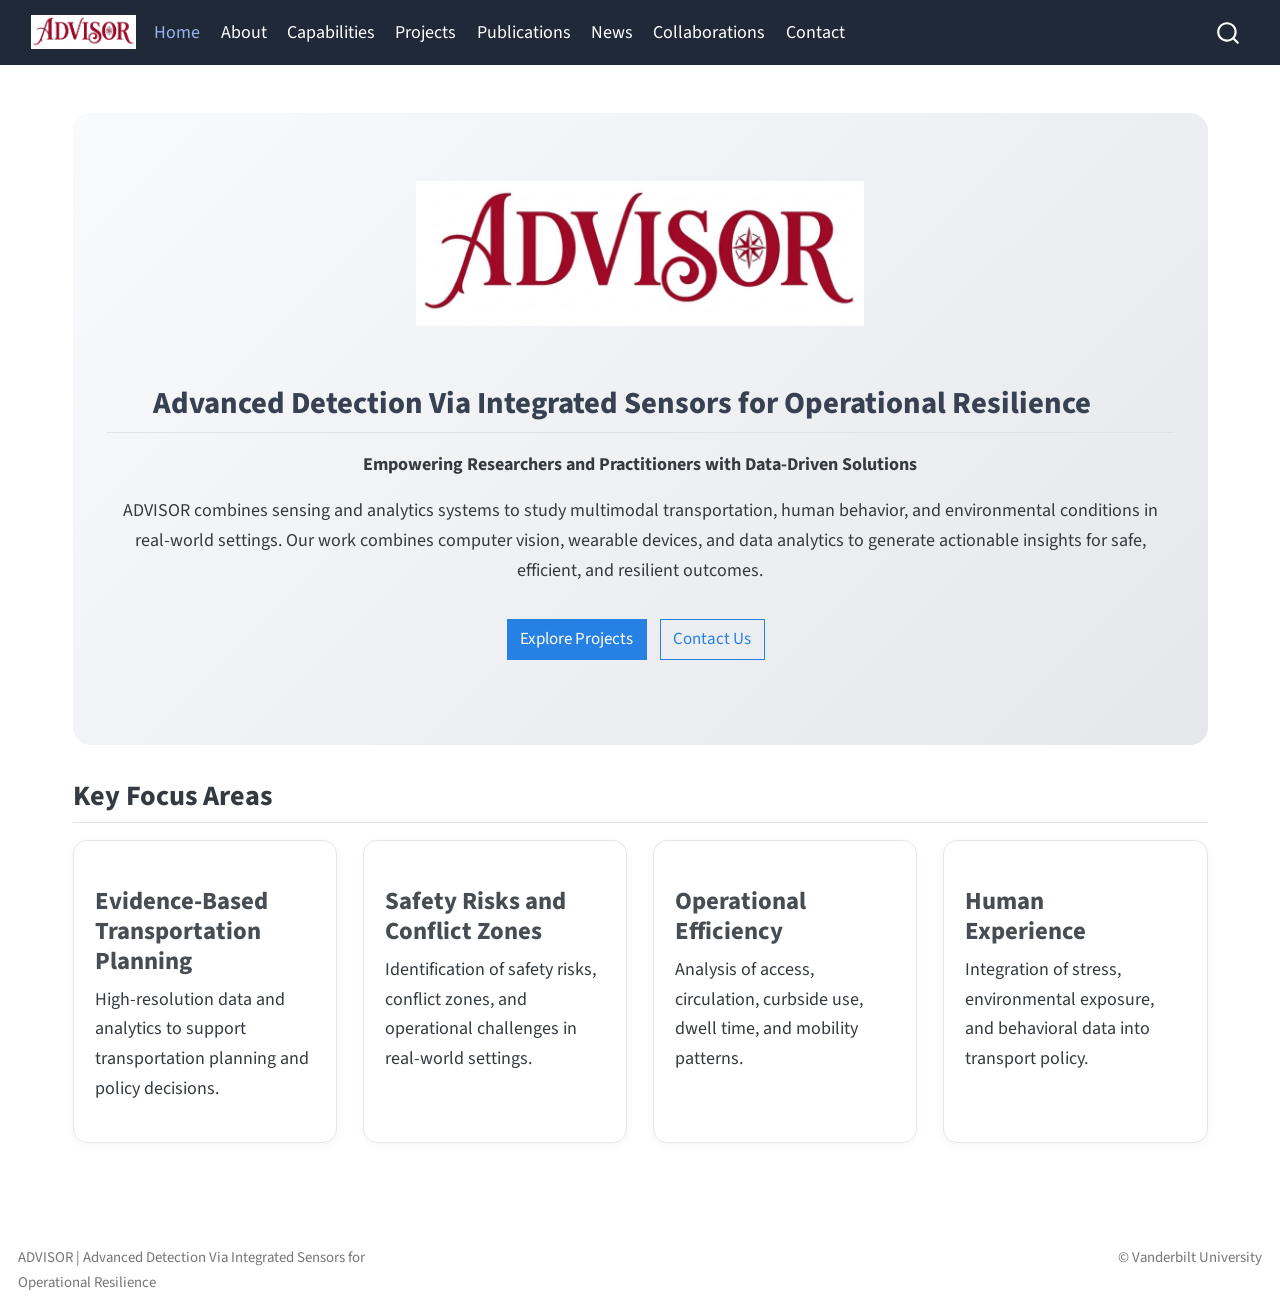
<file: docs/index.html>
<!DOCTYPE html>
<html xmlns="http://www.w3.org/1999/xhtml" lang="en" xml:lang="en"><head>

<meta charset="utf-8">
<meta name="generator" content="quarto-1.9.38">

<meta name="viewport" content="width=device-width, initial-scale=1.0, user-scalable=yes">


<title>index</title>
<style>
/* Default styles provided by pandoc.
** See https://pandoc.org/MANUAL.html#variables-for-html for config info.
*/
code{white-space: pre-wrap;}
span.smallcaps{font-variant: small-caps;}
div.columns{display: flex; gap: min(4vw, 1.5em);}
div.column{flex: auto; overflow-x: auto;}
div.hanging-indent{margin-left: 1.5em; text-indent: -1.5em;}
ul.task-list{list-style: none;}
ul.task-list li input[type="checkbox"] {
  width: 0.8em;
  margin: 0 0.8em 0.2em -1em; /* quarto-specific, see https://github.com/quarto-dev/quarto-cli/issues/4556 */ 
  vertical-align: middle;
}
</style>


<script src="site_libs/quarto-nav/quarto-nav.js"></script>
<script src="site_libs/quarto-nav/headroom.min.js"></script>
<script src="site_libs/clipboard/clipboard.min.js"></script>
<script src="site_libs/quarto-search/autocomplete.umd.js"></script>
<script src="site_libs/quarto-search/fuse.min.js"></script>
<script src="site_libs/quarto-search/quarto-search.js"></script>
<meta name="quarto:offset" content="./">
<script src="site_libs/quarto-html/quarto.js" type="module"></script>
<script src="site_libs/quarto-html/tabsets/tabsets.js" type="module"></script>
<script src="site_libs/quarto-html/popper.min.js"></script>
<script src="site_libs/quarto-html/tippy.umd.min.js"></script>
<script src="site_libs/quarto-html/anchor.min.js"></script>
<link href="site_libs/quarto-html/tippy.css" rel="stylesheet">
<link href="site_libs/quarto-html/quarto-syntax-highlighting-15634bcf2e68342d4ad2dfa704d543f6.css" rel="stylesheet" id="quarto-text-highlighting-styles">
<script src="site_libs/bootstrap/bootstrap.min.js"></script>
<link href="site_libs/bootstrap/bootstrap-icons.css" rel="stylesheet">
<link href="site_libs/bootstrap/bootstrap-b58196a809df750a711bc3bca1b97227.min.css" rel="stylesheet" append-hash="true" id="quarto-bootstrap" data-mode="light">
<script id="quarto-search-options" type="application/json">{
  "location": "navbar",
  "copy-button": false,
  "collapse-after": 3,
  "panel-placement": "end",
  "type": "overlay",
  "limit": 50,
  "keyboard-shortcut": [
    "f",
    "/",
    "s"
  ],
  "show-item-context": false,
  "language": {
    "search-no-results-text": "No results",
    "search-matching-documents-text": "matching documents",
    "search-copy-link-title": "Copy link to search",
    "search-hide-matches-text": "Hide additional matches",
    "search-more-match-text": "more match in this document",
    "search-more-matches-text": "more matches in this document",
    "search-clear-button-title": "Clear",
    "search-text-placeholder": "",
    "search-detached-cancel-button-title": "Cancel",
    "search-submit-button-title": "Submit",
    "search-label": "Search"
  }
}</script>


<link rel="stylesheet" href="styles.css">
</head>

<body class="nav-fixed quarto-light">

<div id="quarto-search-results"></div>
  <header id="quarto-header" class="headroom fixed-top">
    <nav class="navbar navbar-expand-lg " data-bs-theme="dark">
      <div class="navbar-container container-fluid">
      <div class="navbar-brand-container mx-auto">
    <a href="./index.html" class="navbar-brand navbar-brand-logo">
    <img src="./images/advisor-logo.png" alt="" class="navbar-logo light-content">
    <img src="./images/advisor-logo.png" alt="" class="navbar-logo dark-content">
    </a>
  </div>
            <div id="quarto-search" class="" title="Search"></div>
          <button class="navbar-toggler" type="button" data-bs-toggle="collapse" data-bs-target="#navbarCollapse" aria-controls="navbarCollapse" role="menu" aria-expanded="false" aria-label="Toggle navigation" onclick="if (window.quartoToggleHeadroom) { window.quartoToggleHeadroom(); }">
  <span class="navbar-toggler-icon"></span>
</button>
          <div class="collapse navbar-collapse" id="navbarCollapse">
            <ul class="navbar-nav navbar-nav-scroll me-auto">
  <li class="nav-item">
    <a class="nav-link active" href="./index.html" aria-current="page"> 
<span class="menu-text">Home</span></a>
  </li>  
  <li class="nav-item">
    <a class="nav-link" href="./about.html"> 
<span class="menu-text">About</span></a>
  </li>  
  <li class="nav-item">
    <a class="nav-link" href="./capabilities.html"> 
<span class="menu-text">Capabilities</span></a>
  </li>  
  <li class="nav-item">
    <a class="nav-link" href="./projects.html"> 
<span class="menu-text">Projects</span></a>
  </li>  
  <li class="nav-item">
    <a class="nav-link" href="./publications.html"> 
<span class="menu-text">Publications</span></a>
  </li>  
  <li class="nav-item">
    <a class="nav-link" href="./news.html"> 
<span class="menu-text">News</span></a>
  </li>  
  <li class="nav-item">
    <a class="nav-link" href="./collaborations.html"> 
<span class="menu-text">Collaborations</span></a>
  </li>  
  <li class="nav-item">
    <a class="nav-link" href="./contact.html"> 
<span class="menu-text">Contact</span></a>
  </li>  
</ul>
          </div> <!-- /navcollapse -->
            <div class="quarto-navbar-tools">
</div>
      </div> <!-- /container-fluid -->
    </nav>
</header>
<!-- content -->
<div id="quarto-content" class="quarto-container page-columns page-rows-contents page-layout-full page-navbar">
<!-- sidebar -->
<!-- margin-sidebar -->
    
<!-- main -->
<main class="content column-page" id="quarto-document-content"><header id="title-block-header" class="quarto-title-block"></header>




<div class="hero">
<div class="quarto-figure quarto-figure-center">
<figure class="figure">
<p><img src="images/advisor-logo.png" class="img-fluid quarto-figure quarto-figure-center figure-img" style="width:42.0%"></p>
</figure>
</div>
<section id="advanced-detection-via-integrated-sensors-for-operational-resilience" class="level2">
<h2 class="anchored" data-anchor-id="advanced-detection-via-integrated-sensors-for-operational-resilience">Advanced Detection Via Integrated Sensors for Operational Resilience</h2>
<p><strong>Empowering Researchers and Practitioners with Data-Driven Solutions</strong></p>
<p>ADVISOR combines sensing and analytics systems to study multimodal transportation, human behavior, and environmental conditions in real-world settings. Our work combines computer vision, wearable devices, and data analytics to generate actionable insights for safe, efficient, and resilient outcomes.</p>
<p><a href="./projects.html" class="btn btn-primary">Explore Projects</a> <a href="./contact.html" class="btn btn-outline-primary">Contact Us</a></p>
</section>
</div>
<section id="key-focus-areas" class="level2">
<h2 class="anchored" data-anchor-id="key-focus-areas">Key Focus Areas</h2>
<div class="grid">
<section id="evidence-based-transportation-planning" class="level3 g-col-12 g-col-md-6 g-col-lg-3 card-box">
<h3 class="anchored" data-anchor-id="evidence-based-transportation-planning">Evidence-Based Transportation Planning</h3>
<p>High-resolution data and analytics to support transportation planning and policy decisions.</p>
</section>
<section id="safety-risks-and-conflict-zones" class="level3 g-col-12 g-col-md-6 g-col-lg-3 card-box">
<h3 class="anchored" data-anchor-id="safety-risks-and-conflict-zones">Safety Risks and Conflict Zones</h3>
<p>Identification of safety risks, conflict zones, and operational challenges in real-world settings.</p>
</section>
<section id="operational-efficiency" class="level3 g-col-12 g-col-md-6 g-col-lg-3 card-box">
<h3 class="anchored" data-anchor-id="operational-efficiency">Operational Efficiency</h3>
<p>Analysis of access, circulation, curbside use, dwell time, and mobility patterns.</p>
</section>
<section id="human-experience" class="level3 g-col-12 g-col-md-6 g-col-lg-3 card-box">
<h3 class="anchored" data-anchor-id="human-experience">Human Experience</h3>
<p>Integration of stress, environmental exposure, and behavioral data into transport policy.</p>
</section>
</div>


</section>

</main> <!-- /main -->
<script id="quarto-html-after-body" type="application/javascript">
  window.document.addEventListener("DOMContentLoaded", function (event) {
    const icon = "";
    const anchorJS = new window.AnchorJS();
    anchorJS.options = {
      placement: 'right',
      icon: icon
    };
    anchorJS.add('.anchored');
    const isCodeAnnotation = (el) => {
      for (const clz of el.classList) {
        if (clz.startsWith('code-annotation-')) {                     
          return true;
        }
      }
      return false;
    }
    const onCopySuccess = function(e) {
      // button target
      const button = e.trigger;
      // don't keep focus
      button.blur();
      // flash "checked"
      button.classList.add('code-copy-button-checked');
      var currentTitle = button.getAttribute("title");
      button.setAttribute("title", "Copied!");
      let tooltip;
      if (window.bootstrap) {
        button.setAttribute("data-bs-toggle", "tooltip");
        button.setAttribute("data-bs-placement", "left");
        button.setAttribute("data-bs-title", "Copied!");
        tooltip = new bootstrap.Tooltip(button, 
          { trigger: "manual", 
            customClass: "code-copy-button-tooltip",
            offset: [0, -8]});
        tooltip.show();    
      }
      setTimeout(function() {
        if (tooltip) {
          tooltip.hide();
          button.removeAttribute("data-bs-title");
          button.removeAttribute("data-bs-toggle");
          button.removeAttribute("data-bs-placement");
        }
        button.setAttribute("title", currentTitle);
        button.classList.remove('code-copy-button-checked');
      }, 1000);
      // clear code selection
      e.clearSelection();
    }
    const getTextToCopy = function(trigger) {
      const outerScaffold = trigger.parentElement.cloneNode(true);
      const codeEl = outerScaffold.querySelector('code');
      for (const childEl of codeEl.children) {
        if (isCodeAnnotation(childEl)) {
          childEl.remove();
        }
      }
      return codeEl.innerText;
    }
    const clipboard = new window.ClipboardJS('.code-copy-button:not([data-in-quarto-modal])', {
      text: getTextToCopy
    });
    clipboard.on('success', onCopySuccess);
    if (window.document.getElementById('quarto-embedded-source-code-modal')) {
      const clipboardModal = new window.ClipboardJS('.code-copy-button[data-in-quarto-modal]', {
        text: getTextToCopy,
        container: window.document.getElementById('quarto-embedded-source-code-modal')
      });
      clipboardModal.on('success', onCopySuccess);
    }
      var localhostRegex = new RegExp(/^(?:http|https):\/\/localhost\:?[0-9]*\//);
      var mailtoRegex = new RegExp(/^mailto:/);
        var filterRegex = new RegExp("https:\/\/lab-advisor\.github\.io");
      var isInternal = (href) => {
          return filterRegex.test(href) || localhostRegex.test(href) || mailtoRegex.test(href);
      }
      // Inspect non-navigation links and adorn them if external
     var links = window.document.querySelectorAll('a[href]:not(.nav-link):not(.navbar-brand):not(.toc-action):not(.sidebar-link):not(.sidebar-item-toggle):not(.pagination-link):not(.no-external):not([aria-hidden]):not(.dropdown-item):not(.quarto-navigation-tool):not(.about-link)');
      for (var i=0; i<links.length; i++) {
        const link = links[i];
        if (!isInternal(link.href)) {
          // undo the damage that might have been done by quarto-nav.js in the case of
          // links that we want to consider external
          if (link.dataset.originalHref !== undefined) {
            link.href = link.dataset.originalHref;
          }
        }
      }
    function tippyHover(el, contentFn, onTriggerFn, onUntriggerFn) {
      const config = {
        allowHTML: true,
        maxWidth: 500,
        delay: 100,
        arrow: false,
        appendTo: function(el) {
            return el.parentElement;
        },
        interactive: true,
        interactiveBorder: 10,
        theme: 'quarto',
        placement: 'bottom-start',
      };
      if (contentFn) {
        config.content = contentFn;
      }
      if (onTriggerFn) {
        config.onTrigger = onTriggerFn;
      }
      if (onUntriggerFn) {
        config.onUntrigger = onUntriggerFn;
      }
      window.tippy(el, config); 
    }
    const noterefs = window.document.querySelectorAll('a[role="doc-noteref"]');
    for (var i=0; i<noterefs.length; i++) {
      const ref = noterefs[i];
      tippyHover(ref, function() {
        // use id or data attribute instead here
        let href = ref.getAttribute('data-footnote-href') || ref.getAttribute('href');
        try { href = new URL(href).hash; } catch {}
        const id = href.replace(/^#\/?/, "");
        const note = window.document.getElementById(id);
        if (note) {
          return note.innerHTML;
        } else {
          return "";
        }
      });
    }
    const xrefs = window.document.querySelectorAll('a.quarto-xref');
    const processXRef = (id, note) => {
      // Strip column container classes
      const stripColumnClz = (el) => {
        el.classList.remove("page-full", "page-columns");
        if (el.children) {
          for (const child of el.children) {
            stripColumnClz(child);
          }
        }
      }
      stripColumnClz(note)
      if (id === null || id.startsWith('sec-')) {
        // Special case sections, only their first couple elements
        const container = document.createElement("div");
        if (note.children && note.children.length > 2) {
          container.appendChild(note.children[0].cloneNode(true));
          for (let i = 1; i < note.children.length; i++) {
            const child = note.children[i];
            if (child.tagName === "P" && child.innerText === "") {
              continue;
            } else {
              container.appendChild(child.cloneNode(true));
              break;
            }
          }
          if (window.Quarto?.typesetMath) {
            window.Quarto.typesetMath(container);
          }
          return container.innerHTML
        } else {
          if (window.Quarto?.typesetMath) {
            window.Quarto.typesetMath(note);
          }
          return note.innerHTML;
        }
      } else {
        // Remove any anchor links if they are present
        const anchorLink = note.querySelector('a.anchorjs-link');
        if (anchorLink) {
          anchorLink.remove();
        }
        if (window.Quarto?.typesetMath) {
          window.Quarto.typesetMath(note);
        }
        if (note.classList.contains("callout")) {
          return note.outerHTML;
        } else {
          return note.innerHTML;
        }
      }
    }
    for (var i=0; i<xrefs.length; i++) {
      const xref = xrefs[i];
      tippyHover(xref, undefined, function(instance) {
        instance.disable();
        let url = xref.getAttribute('href');
        let hash = undefined; 
        if (url.startsWith('#')) {
          hash = url;
        } else {
          try { hash = new URL(url).hash; } catch {}
        }
        if (hash) {
          const id = hash.replace(/^#\/?/, "");
          const note = window.document.getElementById(id);
          if (note !== null) {
            try {
              const html = processXRef(id, note.cloneNode(true));
              instance.setContent(html);
            } finally {
              instance.enable();
              instance.show();
            }
          } else {
            // See if we can fetch this
            fetch(url.split('#')[0])
            .then(res => res.text())
            .then(html => {
              const parser = new DOMParser();
              const htmlDoc = parser.parseFromString(html, "text/html");
              const note = htmlDoc.getElementById(id);
              if (note !== null) {
                const html = processXRef(id, note);
                instance.setContent(html);
              } 
            }).finally(() => {
              instance.enable();
              instance.show();
            });
          }
        } else {
          // See if we can fetch a full url (with no hash to target)
          // This is a special case and we should probably do some content thinning / targeting
          fetch(url)
          .then(res => res.text())
          .then(html => {
            const parser = new DOMParser();
            const htmlDoc = parser.parseFromString(html, "text/html");
            const note = htmlDoc.querySelector('main.content');
            if (note !== null) {
              // This should only happen for chapter cross references
              // (since there is no id in the URL)
              // remove the first header
              if (note.children.length > 0 && note.children[0].tagName === "HEADER") {
                note.children[0].remove();
              }
              const html = processXRef(null, note);
              instance.setContent(html);
            } 
          }).finally(() => {
            instance.enable();
            instance.show();
          });
        }
      }, function(instance) {
      });
    }
        let selectedAnnoteEl;
        const selectorForAnnotation = ( cell, annotation) => {
          let cellAttr = 'data-code-cell="' + cell + '"';
          let lineAttr = 'data-code-annotation="' +  annotation + '"';
          const selector = 'span[' + cellAttr + '][' + lineAttr + ']';
          return selector;
        }
        const selectCodeLines = (annoteEl) => {
          const doc = window.document;
          const targetCell = annoteEl.getAttribute("data-target-cell");
          const targetAnnotation = annoteEl.getAttribute("data-target-annotation");
          const annoteSpan = window.document.querySelector(selectorForAnnotation(targetCell, targetAnnotation));
          const lines = annoteSpan.getAttribute("data-code-lines").split(",");
          const lineIds = lines.map((line) => {
            return targetCell + "-" + line;
          })
          let top = null;
          let height = null;
          let parent = null;
          if (lineIds.length > 0) {
              //compute the position of the single el (top and bottom and make a div)
              const el = window.document.getElementById(lineIds[0]);
              top = el.offsetTop;
              height = el.offsetHeight;
              parent = el.parentElement.parentElement;
            if (lineIds.length > 1) {
              const lastEl = window.document.getElementById(lineIds[lineIds.length - 1]);
              const bottom = lastEl.offsetTop + lastEl.offsetHeight;
              height = bottom - top;
            }
            if (top !== null && height !== null && parent !== null) {
              // cook up a div (if necessary) and position it 
              let div = window.document.getElementById("code-annotation-line-highlight");
              if (div === null) {
                div = window.document.createElement("div");
                div.setAttribute("id", "code-annotation-line-highlight");
                div.style.position = 'absolute';
                parent.appendChild(div);
              }
              div.style.top = top - 2 + "px";
              div.style.height = height + 4 + "px";
              div.style.left = 0;
              let gutterDiv = window.document.getElementById("code-annotation-line-highlight-gutter");
              if (gutterDiv === null) {
                gutterDiv = window.document.createElement("div");
                gutterDiv.setAttribute("id", "code-annotation-line-highlight-gutter");
                gutterDiv.style.position = 'absolute';
                const codeCell = window.document.getElementById(targetCell);
                const gutter = codeCell.querySelector('.code-annotation-gutter');
                gutter.appendChild(gutterDiv);
              }
              gutterDiv.style.top = top - 2 + "px";
              gutterDiv.style.height = height + 4 + "px";
            }
            selectedAnnoteEl = annoteEl;
          }
        };
        const unselectCodeLines = () => {
          const elementsIds = ["code-annotation-line-highlight", "code-annotation-line-highlight-gutter"];
          elementsIds.forEach((elId) => {
            const div = window.document.getElementById(elId);
            if (div) {
              div.remove();
            }
          });
          selectedAnnoteEl = undefined;
        };
          // Handle positioning of the toggle
      window.addEventListener(
        "resize",
        throttle(() => {
          elRect = undefined;
          if (selectedAnnoteEl) {
            selectCodeLines(selectedAnnoteEl);
          }
        }, 10)
      );
      function throttle(fn, ms) {
      let throttle = false;
      let timer;
        return (...args) => {
          if(!throttle) { // first call gets through
              fn.apply(this, args);
              throttle = true;
          } else { // all the others get throttled
              if(timer) clearTimeout(timer); // cancel #2
              timer = setTimeout(() => {
                fn.apply(this, args);
                timer = throttle = false;
              }, ms);
          }
        };
      }
        // Attach click handler to the DT
        const annoteDls = window.document.querySelectorAll('dt[data-target-cell]');
        for (const annoteDlNode of annoteDls) {
          annoteDlNode.addEventListener('click', (event) => {
            const clickedEl = event.target;
            if (clickedEl !== selectedAnnoteEl) {
              unselectCodeLines();
              const activeEl = window.document.querySelector('dt[data-target-cell].code-annotation-active');
              if (activeEl) {
                activeEl.classList.remove('code-annotation-active');
              }
              selectCodeLines(clickedEl);
              clickedEl.classList.add('code-annotation-active');
            } else {
              // Unselect the line
              unselectCodeLines();
              clickedEl.classList.remove('code-annotation-active');
            }
          });
        }
    const findCites = (el) => {
      const parentEl = el.parentElement;
      if (parentEl) {
        const cites = parentEl.dataset.cites;
        if (cites) {
          return {
            el,
            cites: cites.split(' ')
          };
        } else {
          return findCites(el.parentElement)
        }
      } else {
        return undefined;
      }
    };
    var bibliorefs = window.document.querySelectorAll('a[role="doc-biblioref"]');
    for (var i=0; i<bibliorefs.length; i++) {
      const ref = bibliorefs[i];
      const citeInfo = findCites(ref);
      if (citeInfo) {
        tippyHover(citeInfo.el, function() {
          var popup = window.document.createElement('div');
          citeInfo.cites.forEach(function(cite) {
            var citeDiv = window.document.createElement('div');
            citeDiv.classList.add('hanging-indent');
            citeDiv.classList.add('csl-entry');
            var biblioDiv = window.document.getElementById('ref-' + cite);
            if (biblioDiv) {
              citeDiv.innerHTML = biblioDiv.innerHTML;
            }
            popup.appendChild(citeDiv);
          });
          return popup.innerHTML;
        });
      }
    }
  });
  </script>
</div> <!-- /content -->
<footer class="footer">
  <div class="nav-footer">
    <div class="nav-footer-left">
<p>ADVISOR | Advanced Detection Via Integrated Sensors for Operational Resilience</p>
</div>   
    <div class="nav-footer-center">
      &nbsp;
    </div>
    <div class="nav-footer-right">
<p>© Vanderbilt University</p>
</div>
  </div>
</footer>




</body></html>
</file>
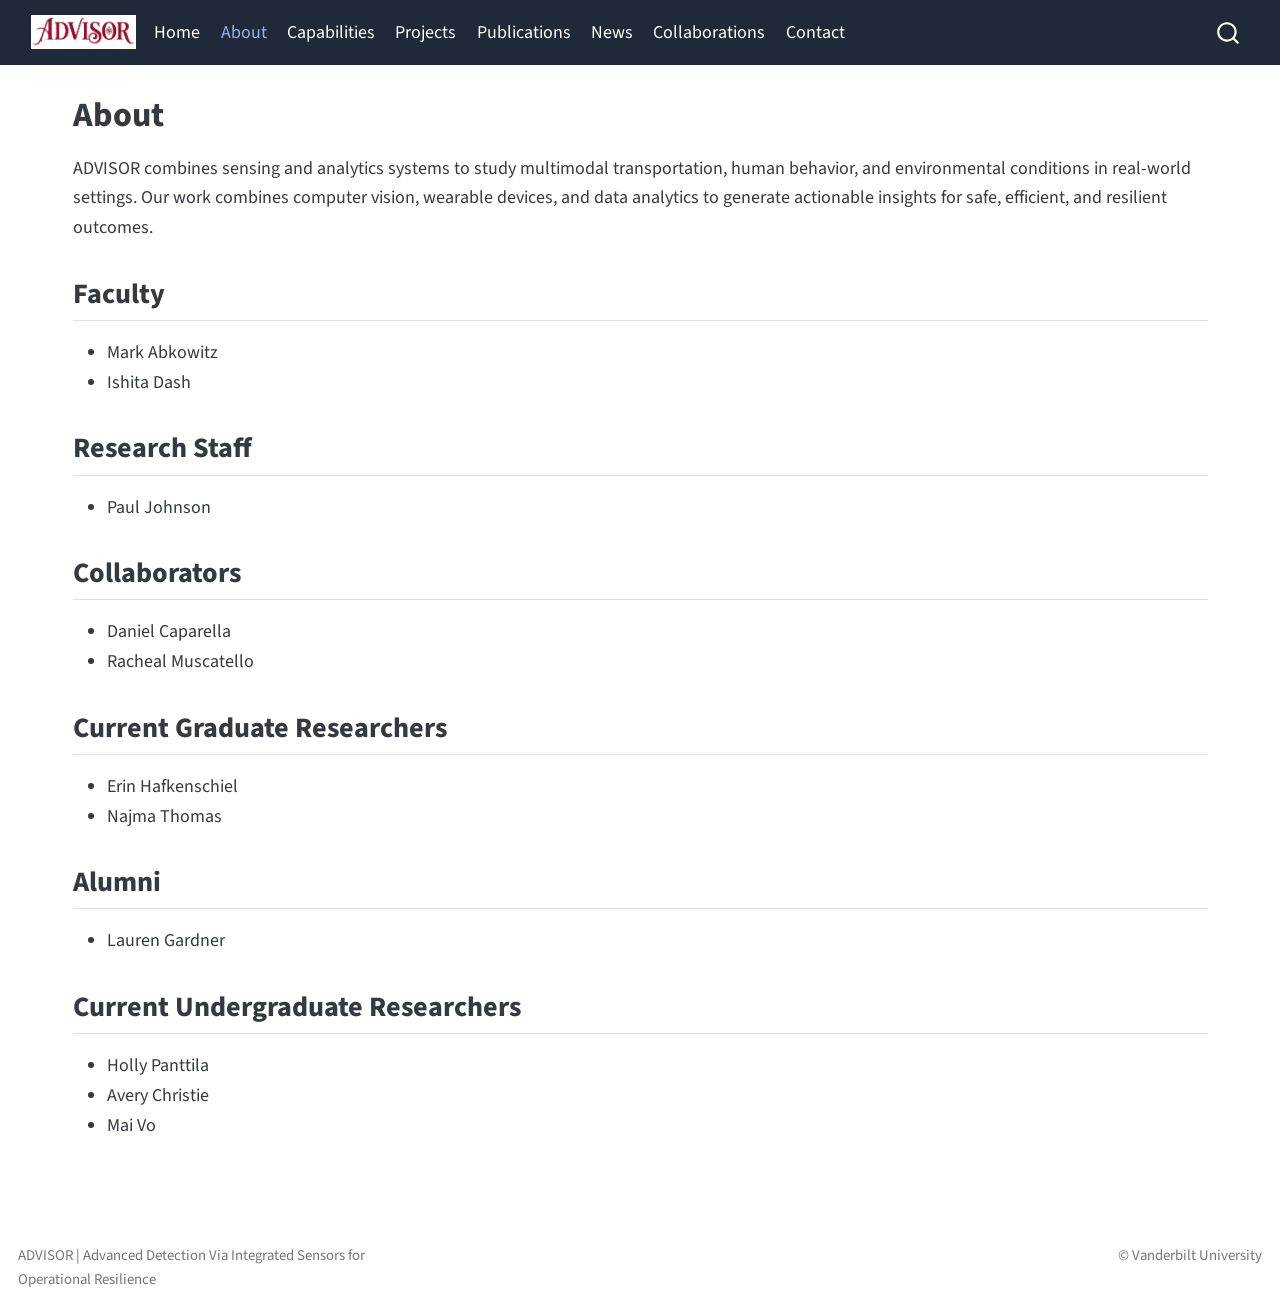
<file: docs/about.html>
<!DOCTYPE html>
<html xmlns="http://www.w3.org/1999/xhtml" lang="en" xml:lang="en"><head>

<meta charset="utf-8">
<meta name="generator" content="quarto-1.9.38">

<meta name="viewport" content="width=device-width, initial-scale=1.0, user-scalable=yes">


<title>About</title>
<style>
/* Default styles provided by pandoc.
** See https://pandoc.org/MANUAL.html#variables-for-html for config info.
*/
code{white-space: pre-wrap;}
span.smallcaps{font-variant: small-caps;}
div.columns{display: flex; gap: min(4vw, 1.5em);}
div.column{flex: auto; overflow-x: auto;}
div.hanging-indent{margin-left: 1.5em; text-indent: -1.5em;}
ul.task-list{list-style: none;}
ul.task-list li input[type="checkbox"] {
  width: 0.8em;
  margin: 0 0.8em 0.2em -1em; /* quarto-specific, see https://github.com/quarto-dev/quarto-cli/issues/4556 */ 
  vertical-align: middle;
}
</style>


<script src="site_libs/quarto-nav/quarto-nav.js"></script>
<script src="site_libs/quarto-nav/headroom.min.js"></script>
<script src="site_libs/clipboard/clipboard.min.js"></script>
<script src="site_libs/quarto-search/autocomplete.umd.js"></script>
<script src="site_libs/quarto-search/fuse.min.js"></script>
<script src="site_libs/quarto-search/quarto-search.js"></script>
<meta name="quarto:offset" content="./">
<script src="site_libs/quarto-html/quarto.js" type="module"></script>
<script src="site_libs/quarto-html/tabsets/tabsets.js" type="module"></script>
<script src="site_libs/quarto-html/popper.min.js"></script>
<script src="site_libs/quarto-html/tippy.umd.min.js"></script>
<script src="site_libs/quarto-html/anchor.min.js"></script>
<link href="site_libs/quarto-html/tippy.css" rel="stylesheet">
<link href="site_libs/quarto-html/quarto-syntax-highlighting-15634bcf2e68342d4ad2dfa704d543f6.css" rel="stylesheet" id="quarto-text-highlighting-styles">
<script src="site_libs/bootstrap/bootstrap.min.js"></script>
<link href="site_libs/bootstrap/bootstrap-icons.css" rel="stylesheet">
<link href="site_libs/bootstrap/bootstrap-b58196a809df750a711bc3bca1b97227.min.css" rel="stylesheet" append-hash="true" id="quarto-bootstrap" data-mode="light">
<script id="quarto-search-options" type="application/json">{
  "location": "navbar",
  "copy-button": false,
  "collapse-after": 3,
  "panel-placement": "end",
  "type": "overlay",
  "limit": 50,
  "keyboard-shortcut": [
    "f",
    "/",
    "s"
  ],
  "show-item-context": false,
  "language": {
    "search-no-results-text": "No results",
    "search-matching-documents-text": "matching documents",
    "search-copy-link-title": "Copy link to search",
    "search-hide-matches-text": "Hide additional matches",
    "search-more-match-text": "more match in this document",
    "search-more-matches-text": "more matches in this document",
    "search-clear-button-title": "Clear",
    "search-text-placeholder": "",
    "search-detached-cancel-button-title": "Cancel",
    "search-submit-button-title": "Submit",
    "search-label": "Search"
  }
}</script>


<link rel="stylesheet" href="styles.css">
</head>

<body class="nav-fixed quarto-light">

<div id="quarto-search-results"></div>
  <header id="quarto-header" class="headroom fixed-top">
    <nav class="navbar navbar-expand-lg " data-bs-theme="dark">
      <div class="navbar-container container-fluid">
      <div class="navbar-brand-container mx-auto">
    <a href="./index.html" class="navbar-brand navbar-brand-logo">
    <img src="./images/advisor-logo.png" alt="" class="navbar-logo light-content">
    <img src="./images/advisor-logo.png" alt="" class="navbar-logo dark-content">
    </a>
  </div>
            <div id="quarto-search" class="" title="Search"></div>
          <button class="navbar-toggler" type="button" data-bs-toggle="collapse" data-bs-target="#navbarCollapse" aria-controls="navbarCollapse" role="menu" aria-expanded="false" aria-label="Toggle navigation" onclick="if (window.quartoToggleHeadroom) { window.quartoToggleHeadroom(); }">
  <span class="navbar-toggler-icon"></span>
</button>
          <div class="collapse navbar-collapse" id="navbarCollapse">
            <ul class="navbar-nav navbar-nav-scroll me-auto">
  <li class="nav-item">
    <a class="nav-link" href="./index.html"> 
<span class="menu-text">Home</span></a>
  </li>  
  <li class="nav-item">
    <a class="nav-link active" href="./about.html" aria-current="page"> 
<span class="menu-text">About</span></a>
  </li>  
  <li class="nav-item">
    <a class="nav-link" href="./capabilities.html"> 
<span class="menu-text">Capabilities</span></a>
  </li>  
  <li class="nav-item">
    <a class="nav-link" href="./projects.html"> 
<span class="menu-text">Projects</span></a>
  </li>  
  <li class="nav-item">
    <a class="nav-link" href="./publications.html"> 
<span class="menu-text">Publications</span></a>
  </li>  
  <li class="nav-item">
    <a class="nav-link" href="./news.html"> 
<span class="menu-text">News</span></a>
  </li>  
  <li class="nav-item">
    <a class="nav-link" href="./collaborations.html"> 
<span class="menu-text">Collaborations</span></a>
  </li>  
  <li class="nav-item">
    <a class="nav-link" href="./contact.html"> 
<span class="menu-text">Contact</span></a>
  </li>  
</ul>
          </div> <!-- /navcollapse -->
            <div class="quarto-navbar-tools">
</div>
      </div> <!-- /container-fluid -->
    </nav>
</header>
<!-- content -->
<div id="quarto-content" class="quarto-container page-columns page-rows-contents page-layout-full page-navbar">
<!-- sidebar -->
<!-- margin-sidebar -->
    
<!-- main -->
<main class="content column-page" id="quarto-document-content">

<header id="title-block-header" class="quarto-title-block default">
<div class="quarto-title">
<h1 class="title">About</h1>
</div>



<div class="quarto-title-meta column-page">

    
  
    
  </div>
  


</header>


<p>ADVISOR combines sensing and analytics systems to study multimodal transportation, human behavior, and environmental conditions in real-world settings. Our work combines computer vision, wearable devices, and data analytics to generate actionable insights for safe, efficient, and resilient outcomes.</p>
<section id="faculty" class="level2">
<h2 class="anchored" data-anchor-id="faculty">Faculty</h2>
<ul>
<li>Mark Abkowitz</li>
<li>Ishita Dash</li>
</ul>
</section>
<section id="research-staff" class="level2">
<h2 class="anchored" data-anchor-id="research-staff">Research Staff</h2>
<ul>
<li>Paul Johnson</li>
</ul>
</section>
<section id="collaborators" class="level2">
<h2 class="anchored" data-anchor-id="collaborators">Collaborators</h2>
<ul>
<li>Daniel Caparella</li>
<li>Racheal Muscatello</li>
</ul>
</section>
<section id="current-graduate-researchers" class="level2">
<h2 class="anchored" data-anchor-id="current-graduate-researchers">Current Graduate Researchers</h2>
<ul>
<li>Erin Hafkenschiel</li>
<li>Najma Thomas</li>
</ul>
</section>
<section id="alumni" class="level2">
<h2 class="anchored" data-anchor-id="alumni">Alumni</h2>
<ul>
<li>Lauren Gardner</li>
</ul>
</section>
<section id="current-undergraduate-researchers" class="level2">
<h2 class="anchored" data-anchor-id="current-undergraduate-researchers">Current Undergraduate Researchers</h2>
<ul>
<li>Holly Panttila</li>
<li>Avery Christie</li>
<li>Mai Vo</li>
</ul>


</section>

</main> <!-- /main -->
<script id="quarto-html-after-body" type="application/javascript">
  window.document.addEventListener("DOMContentLoaded", function (event) {
    const icon = "";
    const anchorJS = new window.AnchorJS();
    anchorJS.options = {
      placement: 'right',
      icon: icon
    };
    anchorJS.add('.anchored');
    const isCodeAnnotation = (el) => {
      for (const clz of el.classList) {
        if (clz.startsWith('code-annotation-')) {                     
          return true;
        }
      }
      return false;
    }
    const onCopySuccess = function(e) {
      // button target
      const button = e.trigger;
      // don't keep focus
      button.blur();
      // flash "checked"
      button.classList.add('code-copy-button-checked');
      var currentTitle = button.getAttribute("title");
      button.setAttribute("title", "Copied!");
      let tooltip;
      if (window.bootstrap) {
        button.setAttribute("data-bs-toggle", "tooltip");
        button.setAttribute("data-bs-placement", "left");
        button.setAttribute("data-bs-title", "Copied!");
        tooltip = new bootstrap.Tooltip(button, 
          { trigger: "manual", 
            customClass: "code-copy-button-tooltip",
            offset: [0, -8]});
        tooltip.show();    
      }
      setTimeout(function() {
        if (tooltip) {
          tooltip.hide();
          button.removeAttribute("data-bs-title");
          button.removeAttribute("data-bs-toggle");
          button.removeAttribute("data-bs-placement");
        }
        button.setAttribute("title", currentTitle);
        button.classList.remove('code-copy-button-checked');
      }, 1000);
      // clear code selection
      e.clearSelection();
    }
    const getTextToCopy = function(trigger) {
      const outerScaffold = trigger.parentElement.cloneNode(true);
      const codeEl = outerScaffold.querySelector('code');
      for (const childEl of codeEl.children) {
        if (isCodeAnnotation(childEl)) {
          childEl.remove();
        }
      }
      return codeEl.innerText;
    }
    const clipboard = new window.ClipboardJS('.code-copy-button:not([data-in-quarto-modal])', {
      text: getTextToCopy
    });
    clipboard.on('success', onCopySuccess);
    if (window.document.getElementById('quarto-embedded-source-code-modal')) {
      const clipboardModal = new window.ClipboardJS('.code-copy-button[data-in-quarto-modal]', {
        text: getTextToCopy,
        container: window.document.getElementById('quarto-embedded-source-code-modal')
      });
      clipboardModal.on('success', onCopySuccess);
    }
      var localhostRegex = new RegExp(/^(?:http|https):\/\/localhost\:?[0-9]*\//);
      var mailtoRegex = new RegExp(/^mailto:/);
        var filterRegex = new RegExp("https:\/\/lab-advisor\.github\.io");
      var isInternal = (href) => {
          return filterRegex.test(href) || localhostRegex.test(href) || mailtoRegex.test(href);
      }
      // Inspect non-navigation links and adorn them if external
     var links = window.document.querySelectorAll('a[href]:not(.nav-link):not(.navbar-brand):not(.toc-action):not(.sidebar-link):not(.sidebar-item-toggle):not(.pagination-link):not(.no-external):not([aria-hidden]):not(.dropdown-item):not(.quarto-navigation-tool):not(.about-link)');
      for (var i=0; i<links.length; i++) {
        const link = links[i];
        if (!isInternal(link.href)) {
          // undo the damage that might have been done by quarto-nav.js in the case of
          // links that we want to consider external
          if (link.dataset.originalHref !== undefined) {
            link.href = link.dataset.originalHref;
          }
        }
      }
    function tippyHover(el, contentFn, onTriggerFn, onUntriggerFn) {
      const config = {
        allowHTML: true,
        maxWidth: 500,
        delay: 100,
        arrow: false,
        appendTo: function(el) {
            return el.parentElement;
        },
        interactive: true,
        interactiveBorder: 10,
        theme: 'quarto',
        placement: 'bottom-start',
      };
      if (contentFn) {
        config.content = contentFn;
      }
      if (onTriggerFn) {
        config.onTrigger = onTriggerFn;
      }
      if (onUntriggerFn) {
        config.onUntrigger = onUntriggerFn;
      }
      window.tippy(el, config); 
    }
    const noterefs = window.document.querySelectorAll('a[role="doc-noteref"]');
    for (var i=0; i<noterefs.length; i++) {
      const ref = noterefs[i];
      tippyHover(ref, function() {
        // use id or data attribute instead here
        let href = ref.getAttribute('data-footnote-href') || ref.getAttribute('href');
        try { href = new URL(href).hash; } catch {}
        const id = href.replace(/^#\/?/, "");
        const note = window.document.getElementById(id);
        if (note) {
          return note.innerHTML;
        } else {
          return "";
        }
      });
    }
    const xrefs = window.document.querySelectorAll('a.quarto-xref');
    const processXRef = (id, note) => {
      // Strip column container classes
      const stripColumnClz = (el) => {
        el.classList.remove("page-full", "page-columns");
        if (el.children) {
          for (const child of el.children) {
            stripColumnClz(child);
          }
        }
      }
      stripColumnClz(note)
      if (id === null || id.startsWith('sec-')) {
        // Special case sections, only their first couple elements
        const container = document.createElement("div");
        if (note.children && note.children.length > 2) {
          container.appendChild(note.children[0].cloneNode(true));
          for (let i = 1; i < note.children.length; i++) {
            const child = note.children[i];
            if (child.tagName === "P" && child.innerText === "") {
              continue;
            } else {
              container.appendChild(child.cloneNode(true));
              break;
            }
          }
          if (window.Quarto?.typesetMath) {
            window.Quarto.typesetMath(container);
          }
          return container.innerHTML
        } else {
          if (window.Quarto?.typesetMath) {
            window.Quarto.typesetMath(note);
          }
          return note.innerHTML;
        }
      } else {
        // Remove any anchor links if they are present
        const anchorLink = note.querySelector('a.anchorjs-link');
        if (anchorLink) {
          anchorLink.remove();
        }
        if (window.Quarto?.typesetMath) {
          window.Quarto.typesetMath(note);
        }
        if (note.classList.contains("callout")) {
          return note.outerHTML;
        } else {
          return note.innerHTML;
        }
      }
    }
    for (var i=0; i<xrefs.length; i++) {
      const xref = xrefs[i];
      tippyHover(xref, undefined, function(instance) {
        instance.disable();
        let url = xref.getAttribute('href');
        let hash = undefined; 
        if (url.startsWith('#')) {
          hash = url;
        } else {
          try { hash = new URL(url).hash; } catch {}
        }
        if (hash) {
          const id = hash.replace(/^#\/?/, "");
          const note = window.document.getElementById(id);
          if (note !== null) {
            try {
              const html = processXRef(id, note.cloneNode(true));
              instance.setContent(html);
            } finally {
              instance.enable();
              instance.show();
            }
          } else {
            // See if we can fetch this
            fetch(url.split('#')[0])
            .then(res => res.text())
            .then(html => {
              const parser = new DOMParser();
              const htmlDoc = parser.parseFromString(html, "text/html");
              const note = htmlDoc.getElementById(id);
              if (note !== null) {
                const html = processXRef(id, note);
                instance.setContent(html);
              } 
            }).finally(() => {
              instance.enable();
              instance.show();
            });
          }
        } else {
          // See if we can fetch a full url (with no hash to target)
          // This is a special case and we should probably do some content thinning / targeting
          fetch(url)
          .then(res => res.text())
          .then(html => {
            const parser = new DOMParser();
            const htmlDoc = parser.parseFromString(html, "text/html");
            const note = htmlDoc.querySelector('main.content');
            if (note !== null) {
              // This should only happen for chapter cross references
              // (since there is no id in the URL)
              // remove the first header
              if (note.children.length > 0 && note.children[0].tagName === "HEADER") {
                note.children[0].remove();
              }
              const html = processXRef(null, note);
              instance.setContent(html);
            } 
          }).finally(() => {
            instance.enable();
            instance.show();
          });
        }
      }, function(instance) {
      });
    }
        let selectedAnnoteEl;
        const selectorForAnnotation = ( cell, annotation) => {
          let cellAttr = 'data-code-cell="' + cell + '"';
          let lineAttr = 'data-code-annotation="' +  annotation + '"';
          const selector = 'span[' + cellAttr + '][' + lineAttr + ']';
          return selector;
        }
        const selectCodeLines = (annoteEl) => {
          const doc = window.document;
          const targetCell = annoteEl.getAttribute("data-target-cell");
          const targetAnnotation = annoteEl.getAttribute("data-target-annotation");
          const annoteSpan = window.document.querySelector(selectorForAnnotation(targetCell, targetAnnotation));
          const lines = annoteSpan.getAttribute("data-code-lines").split(",");
          const lineIds = lines.map((line) => {
            return targetCell + "-" + line;
          })
          let top = null;
          let height = null;
          let parent = null;
          if (lineIds.length > 0) {
              //compute the position of the single el (top and bottom and make a div)
              const el = window.document.getElementById(lineIds[0]);
              top = el.offsetTop;
              height = el.offsetHeight;
              parent = el.parentElement.parentElement;
            if (lineIds.length > 1) {
              const lastEl = window.document.getElementById(lineIds[lineIds.length - 1]);
              const bottom = lastEl.offsetTop + lastEl.offsetHeight;
              height = bottom - top;
            }
            if (top !== null && height !== null && parent !== null) {
              // cook up a div (if necessary) and position it 
              let div = window.document.getElementById("code-annotation-line-highlight");
              if (div === null) {
                div = window.document.createElement("div");
                div.setAttribute("id", "code-annotation-line-highlight");
                div.style.position = 'absolute';
                parent.appendChild(div);
              }
              div.style.top = top - 2 + "px";
              div.style.height = height + 4 + "px";
              div.style.left = 0;
              let gutterDiv = window.document.getElementById("code-annotation-line-highlight-gutter");
              if (gutterDiv === null) {
                gutterDiv = window.document.createElement("div");
                gutterDiv.setAttribute("id", "code-annotation-line-highlight-gutter");
                gutterDiv.style.position = 'absolute';
                const codeCell = window.document.getElementById(targetCell);
                const gutter = codeCell.querySelector('.code-annotation-gutter');
                gutter.appendChild(gutterDiv);
              }
              gutterDiv.style.top = top - 2 + "px";
              gutterDiv.style.height = height + 4 + "px";
            }
            selectedAnnoteEl = annoteEl;
          }
        };
        const unselectCodeLines = () => {
          const elementsIds = ["code-annotation-line-highlight", "code-annotation-line-highlight-gutter"];
          elementsIds.forEach((elId) => {
            const div = window.document.getElementById(elId);
            if (div) {
              div.remove();
            }
          });
          selectedAnnoteEl = undefined;
        };
          // Handle positioning of the toggle
      window.addEventListener(
        "resize",
        throttle(() => {
          elRect = undefined;
          if (selectedAnnoteEl) {
            selectCodeLines(selectedAnnoteEl);
          }
        }, 10)
      );
      function throttle(fn, ms) {
      let throttle = false;
      let timer;
        return (...args) => {
          if(!throttle) { // first call gets through
              fn.apply(this, args);
              throttle = true;
          } else { // all the others get throttled
              if(timer) clearTimeout(timer); // cancel #2
              timer = setTimeout(() => {
                fn.apply(this, args);
                timer = throttle = false;
              }, ms);
          }
        };
      }
        // Attach click handler to the DT
        const annoteDls = window.document.querySelectorAll('dt[data-target-cell]');
        for (const annoteDlNode of annoteDls) {
          annoteDlNode.addEventListener('click', (event) => {
            const clickedEl = event.target;
            if (clickedEl !== selectedAnnoteEl) {
              unselectCodeLines();
              const activeEl = window.document.querySelector('dt[data-target-cell].code-annotation-active');
              if (activeEl) {
                activeEl.classList.remove('code-annotation-active');
              }
              selectCodeLines(clickedEl);
              clickedEl.classList.add('code-annotation-active');
            } else {
              // Unselect the line
              unselectCodeLines();
              clickedEl.classList.remove('code-annotation-active');
            }
          });
        }
    const findCites = (el) => {
      const parentEl = el.parentElement;
      if (parentEl) {
        const cites = parentEl.dataset.cites;
        if (cites) {
          return {
            el,
            cites: cites.split(' ')
          };
        } else {
          return findCites(el.parentElement)
        }
      } else {
        return undefined;
      }
    };
    var bibliorefs = window.document.querySelectorAll('a[role="doc-biblioref"]');
    for (var i=0; i<bibliorefs.length; i++) {
      const ref = bibliorefs[i];
      const citeInfo = findCites(ref);
      if (citeInfo) {
        tippyHover(citeInfo.el, function() {
          var popup = window.document.createElement('div');
          citeInfo.cites.forEach(function(cite) {
            var citeDiv = window.document.createElement('div');
            citeDiv.classList.add('hanging-indent');
            citeDiv.classList.add('csl-entry');
            var biblioDiv = window.document.getElementById('ref-' + cite);
            if (biblioDiv) {
              citeDiv.innerHTML = biblioDiv.innerHTML;
            }
            popup.appendChild(citeDiv);
          });
          return popup.innerHTML;
        });
      }
    }
  });
  </script>
</div> <!-- /content -->
<footer class="footer">
  <div class="nav-footer">
    <div class="nav-footer-left">
<p>ADVISOR | Advanced Detection Via Integrated Sensors for Operational Resilience</p>
</div>   
    <div class="nav-footer-center">
      &nbsp;
    </div>
    <div class="nav-footer-right">
<p>© Vanderbilt University</p>
</div>
  </div>
</footer>




</body></html>
</file>
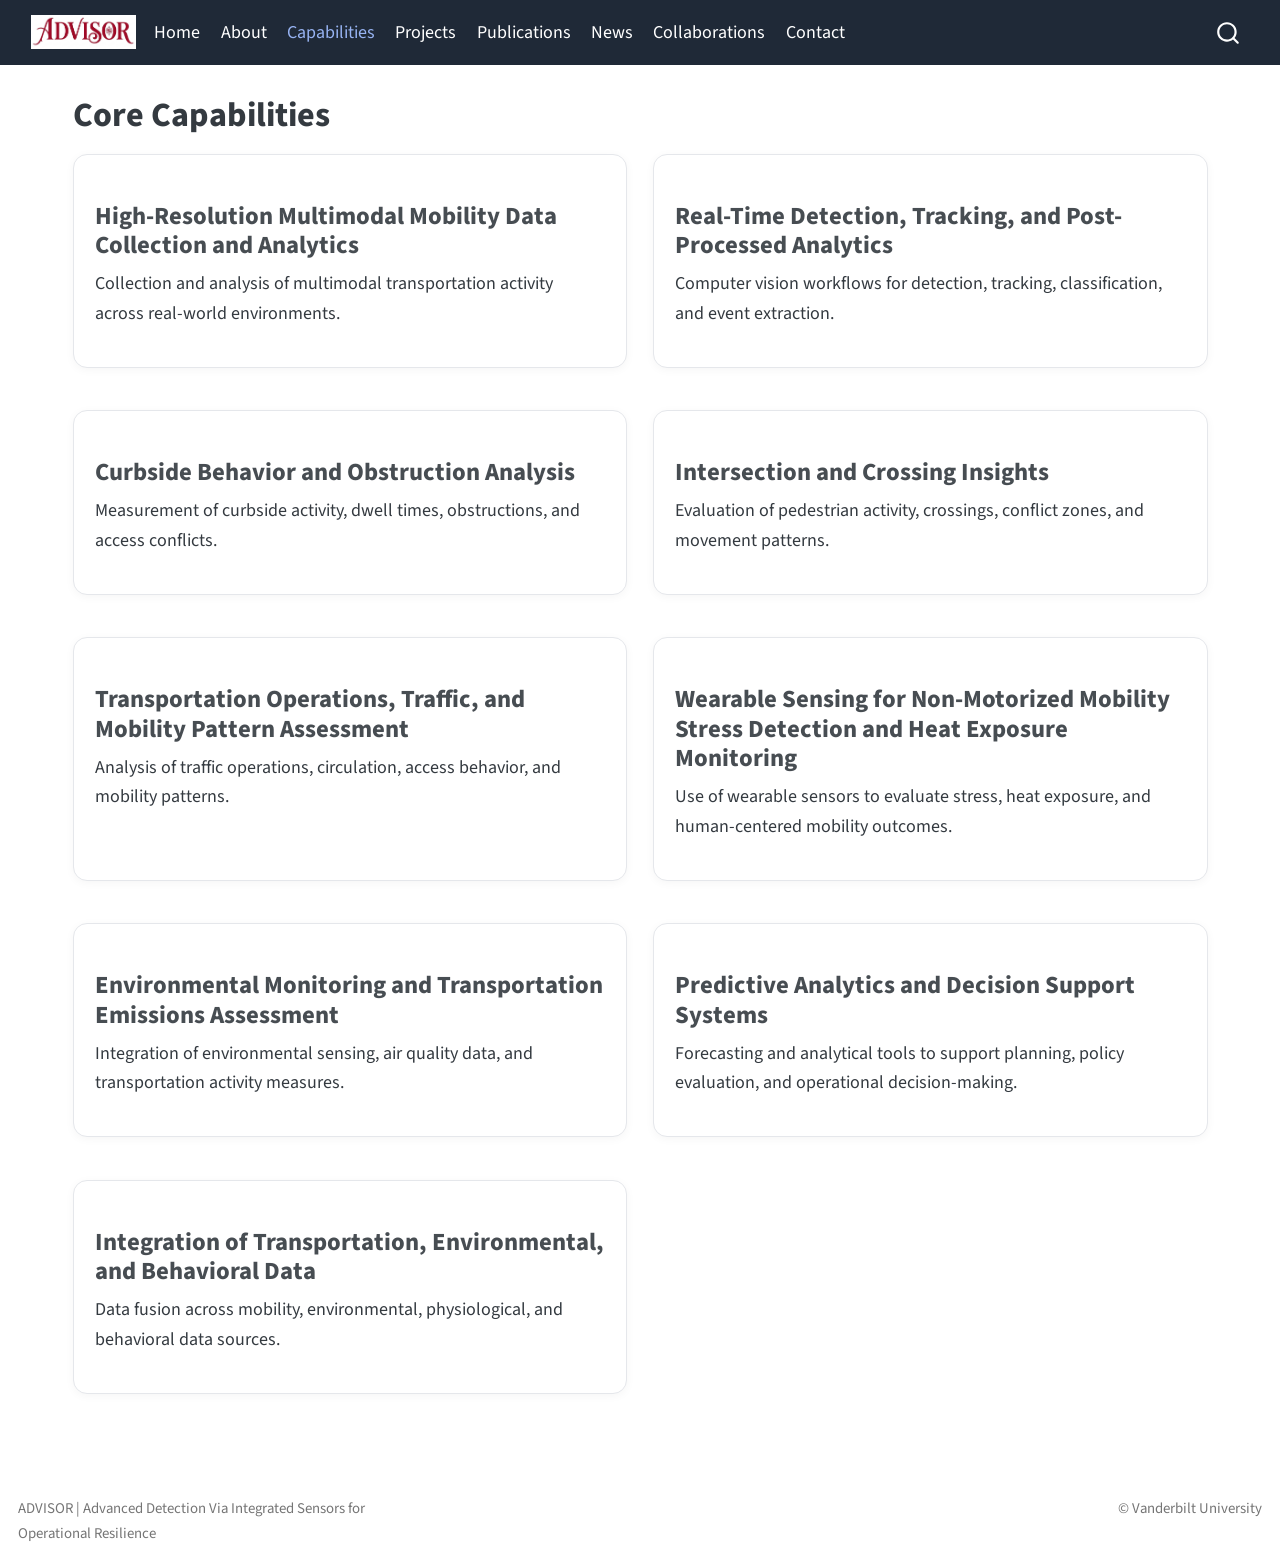
<file: docs/capabilities.html>
<!DOCTYPE html>
<html xmlns="http://www.w3.org/1999/xhtml" lang="en" xml:lang="en"><head>

<meta charset="utf-8">
<meta name="generator" content="quarto-1.9.38">

<meta name="viewport" content="width=device-width, initial-scale=1.0, user-scalable=yes">


<title>Core Capabilities</title>
<style>
/* Default styles provided by pandoc.
** See https://pandoc.org/MANUAL.html#variables-for-html for config info.
*/
code{white-space: pre-wrap;}
span.smallcaps{font-variant: small-caps;}
div.columns{display: flex; gap: min(4vw, 1.5em);}
div.column{flex: auto; overflow-x: auto;}
div.hanging-indent{margin-left: 1.5em; text-indent: -1.5em;}
ul.task-list{list-style: none;}
ul.task-list li input[type="checkbox"] {
  width: 0.8em;
  margin: 0 0.8em 0.2em -1em; /* quarto-specific, see https://github.com/quarto-dev/quarto-cli/issues/4556 */ 
  vertical-align: middle;
}
</style>


<script src="site_libs/quarto-nav/quarto-nav.js"></script>
<script src="site_libs/quarto-nav/headroom.min.js"></script>
<script src="site_libs/clipboard/clipboard.min.js"></script>
<script src="site_libs/quarto-search/autocomplete.umd.js"></script>
<script src="site_libs/quarto-search/fuse.min.js"></script>
<script src="site_libs/quarto-search/quarto-search.js"></script>
<meta name="quarto:offset" content="./">
<script src="site_libs/quarto-html/quarto.js" type="module"></script>
<script src="site_libs/quarto-html/tabsets/tabsets.js" type="module"></script>
<script src="site_libs/quarto-html/popper.min.js"></script>
<script src="site_libs/quarto-html/tippy.umd.min.js"></script>
<script src="site_libs/quarto-html/anchor.min.js"></script>
<link href="site_libs/quarto-html/tippy.css" rel="stylesheet">
<link href="site_libs/quarto-html/quarto-syntax-highlighting-15634bcf2e68342d4ad2dfa704d543f6.css" rel="stylesheet" id="quarto-text-highlighting-styles">
<script src="site_libs/bootstrap/bootstrap.min.js"></script>
<link href="site_libs/bootstrap/bootstrap-icons.css" rel="stylesheet">
<link href="site_libs/bootstrap/bootstrap-b58196a809df750a711bc3bca1b97227.min.css" rel="stylesheet" append-hash="true" id="quarto-bootstrap" data-mode="light">
<script id="quarto-search-options" type="application/json">{
  "location": "navbar",
  "copy-button": false,
  "collapse-after": 3,
  "panel-placement": "end",
  "type": "overlay",
  "limit": 50,
  "keyboard-shortcut": [
    "f",
    "/",
    "s"
  ],
  "show-item-context": false,
  "language": {
    "search-no-results-text": "No results",
    "search-matching-documents-text": "matching documents",
    "search-copy-link-title": "Copy link to search",
    "search-hide-matches-text": "Hide additional matches",
    "search-more-match-text": "more match in this document",
    "search-more-matches-text": "more matches in this document",
    "search-clear-button-title": "Clear",
    "search-text-placeholder": "",
    "search-detached-cancel-button-title": "Cancel",
    "search-submit-button-title": "Submit",
    "search-label": "Search"
  }
}</script>


<link rel="stylesheet" href="styles.css">
</head>

<body class="nav-fixed quarto-light">

<div id="quarto-search-results"></div>
  <header id="quarto-header" class="headroom fixed-top">
    <nav class="navbar navbar-expand-lg " data-bs-theme="dark">
      <div class="navbar-container container-fluid">
      <div class="navbar-brand-container mx-auto">
    <a href="./index.html" class="navbar-brand navbar-brand-logo">
    <img src="./images/advisor-logo.png" alt="" class="navbar-logo light-content">
    <img src="./images/advisor-logo.png" alt="" class="navbar-logo dark-content">
    </a>
  </div>
            <div id="quarto-search" class="" title="Search"></div>
          <button class="navbar-toggler" type="button" data-bs-toggle="collapse" data-bs-target="#navbarCollapse" aria-controls="navbarCollapse" role="menu" aria-expanded="false" aria-label="Toggle navigation" onclick="if (window.quartoToggleHeadroom) { window.quartoToggleHeadroom(); }">
  <span class="navbar-toggler-icon"></span>
</button>
          <div class="collapse navbar-collapse" id="navbarCollapse">
            <ul class="navbar-nav navbar-nav-scroll me-auto">
  <li class="nav-item">
    <a class="nav-link" href="./index.html"> 
<span class="menu-text">Home</span></a>
  </li>  
  <li class="nav-item">
    <a class="nav-link" href="./about.html"> 
<span class="menu-text">About</span></a>
  </li>  
  <li class="nav-item">
    <a class="nav-link active" href="./capabilities.html" aria-current="page"> 
<span class="menu-text">Capabilities</span></a>
  </li>  
  <li class="nav-item">
    <a class="nav-link" href="./projects.html"> 
<span class="menu-text">Projects</span></a>
  </li>  
  <li class="nav-item">
    <a class="nav-link" href="./publications.html"> 
<span class="menu-text">Publications</span></a>
  </li>  
  <li class="nav-item">
    <a class="nav-link" href="./news.html"> 
<span class="menu-text">News</span></a>
  </li>  
  <li class="nav-item">
    <a class="nav-link" href="./collaborations.html"> 
<span class="menu-text">Collaborations</span></a>
  </li>  
  <li class="nav-item">
    <a class="nav-link" href="./contact.html"> 
<span class="menu-text">Contact</span></a>
  </li>  
</ul>
          </div> <!-- /navcollapse -->
            <div class="quarto-navbar-tools">
</div>
      </div> <!-- /container-fluid -->
    </nav>
</header>
<!-- content -->
<div id="quarto-content" class="quarto-container page-columns page-rows-contents page-layout-full page-navbar">
<!-- sidebar -->
<!-- margin-sidebar -->
    
<!-- main -->
<main class="content column-page" id="quarto-document-content">

<header id="title-block-header" class="quarto-title-block default">
<div class="quarto-title">
<h1 class="title">Core Capabilities</h1>
</div>



<div class="quarto-title-meta column-page">

    
  
    
  </div>
  


</header>


<div class="grid">
<section id="high-resolution-multimodal-mobility-data-collection-and-analytics" class="level3 g-col-12 g-col-md-6 card-box">
<h3 class="anchored" data-anchor-id="high-resolution-multimodal-mobility-data-collection-and-analytics">High-Resolution Multimodal Mobility Data Collection and Analytics</h3>
<p>Collection and analysis of multimodal transportation activity across real-world environments.</p>
</section>
<section id="real-time-detection-tracking-and-post-processed-analytics" class="level3 g-col-12 g-col-md-6 card-box">
<h3 class="anchored" data-anchor-id="real-time-detection-tracking-and-post-processed-analytics">Real-Time Detection, Tracking, and Post-Processed Analytics</h3>
<p>Computer vision workflows for detection, tracking, classification, and event extraction.</p>
</section>
<section id="curbside-behavior-and-obstruction-analysis" class="level3 g-col-12 g-col-md-6 card-box">
<h3 class="anchored" data-anchor-id="curbside-behavior-and-obstruction-analysis">Curbside Behavior and Obstruction Analysis</h3>
<p>Measurement of curbside activity, dwell times, obstructions, and access conflicts.</p>
</section>
<section id="intersection-and-crossing-insights" class="level3 g-col-12 g-col-md-6 card-box">
<h3 class="anchored" data-anchor-id="intersection-and-crossing-insights">Intersection and Crossing Insights</h3>
<p>Evaluation of pedestrian activity, crossings, conflict zones, and movement patterns.</p>
</section>
<section id="transportation-operations-traffic-and-mobility-pattern-assessment" class="level3 g-col-12 g-col-md-6 card-box">
<h3 class="anchored" data-anchor-id="transportation-operations-traffic-and-mobility-pattern-assessment">Transportation Operations, Traffic, and Mobility Pattern Assessment</h3>
<p>Analysis of traffic operations, circulation, access behavior, and mobility patterns.</p>
</section>
<section id="wearable-sensing-for-non-motorized-mobility-stress-detection-and-heat-exposure-monitoring" class="level3 g-col-12 g-col-md-6 card-box">
<h3 class="anchored" data-anchor-id="wearable-sensing-for-non-motorized-mobility-stress-detection-and-heat-exposure-monitoring">Wearable Sensing for Non-Motorized Mobility Stress Detection and Heat Exposure Monitoring</h3>
<p>Use of wearable sensors to evaluate stress, heat exposure, and human-centered mobility outcomes.</p>
</section>
<section id="environmental-monitoring-and-transportation-emissions-assessment" class="level3 g-col-12 g-col-md-6 card-box">
<h3 class="anchored" data-anchor-id="environmental-monitoring-and-transportation-emissions-assessment">Environmental Monitoring and Transportation Emissions Assessment</h3>
<p>Integration of environmental sensing, air quality data, and transportation activity measures.</p>
</section>
<section id="predictive-analytics-and-decision-support-systems" class="level3 g-col-12 g-col-md-6 card-box">
<h3 class="anchored" data-anchor-id="predictive-analytics-and-decision-support-systems">Predictive Analytics and Decision Support Systems</h3>
<p>Forecasting and analytical tools to support planning, policy evaluation, and operational decision-making.</p>
</section>
<section id="integration-of-transportation-environmental-and-behavioral-data" class="level3 g-col-12 g-col-md-6 card-box">
<h3 class="anchored" data-anchor-id="integration-of-transportation-environmental-and-behavioral-data">Integration of Transportation, Environmental, and Behavioral Data</h3>
<p>Data fusion across mobility, environmental, physiological, and behavioral data sources.</p>
</section>
</div>



</main> <!-- /main -->
<script id="quarto-html-after-body" type="application/javascript">
  window.document.addEventListener("DOMContentLoaded", function (event) {
    const icon = "";
    const anchorJS = new window.AnchorJS();
    anchorJS.options = {
      placement: 'right',
      icon: icon
    };
    anchorJS.add('.anchored');
    const isCodeAnnotation = (el) => {
      for (const clz of el.classList) {
        if (clz.startsWith('code-annotation-')) {                     
          return true;
        }
      }
      return false;
    }
    const onCopySuccess = function(e) {
      // button target
      const button = e.trigger;
      // don't keep focus
      button.blur();
      // flash "checked"
      button.classList.add('code-copy-button-checked');
      var currentTitle = button.getAttribute("title");
      button.setAttribute("title", "Copied!");
      let tooltip;
      if (window.bootstrap) {
        button.setAttribute("data-bs-toggle", "tooltip");
        button.setAttribute("data-bs-placement", "left");
        button.setAttribute("data-bs-title", "Copied!");
        tooltip = new bootstrap.Tooltip(button, 
          { trigger: "manual", 
            customClass: "code-copy-button-tooltip",
            offset: [0, -8]});
        tooltip.show();    
      }
      setTimeout(function() {
        if (tooltip) {
          tooltip.hide();
          button.removeAttribute("data-bs-title");
          button.removeAttribute("data-bs-toggle");
          button.removeAttribute("data-bs-placement");
        }
        button.setAttribute("title", currentTitle);
        button.classList.remove('code-copy-button-checked');
      }, 1000);
      // clear code selection
      e.clearSelection();
    }
    const getTextToCopy = function(trigger) {
      const outerScaffold = trigger.parentElement.cloneNode(true);
      const codeEl = outerScaffold.querySelector('code');
      for (const childEl of codeEl.children) {
        if (isCodeAnnotation(childEl)) {
          childEl.remove();
        }
      }
      return codeEl.innerText;
    }
    const clipboard = new window.ClipboardJS('.code-copy-button:not([data-in-quarto-modal])', {
      text: getTextToCopy
    });
    clipboard.on('success', onCopySuccess);
    if (window.document.getElementById('quarto-embedded-source-code-modal')) {
      const clipboardModal = new window.ClipboardJS('.code-copy-button[data-in-quarto-modal]', {
        text: getTextToCopy,
        container: window.document.getElementById('quarto-embedded-source-code-modal')
      });
      clipboardModal.on('success', onCopySuccess);
    }
      var localhostRegex = new RegExp(/^(?:http|https):\/\/localhost\:?[0-9]*\//);
      var mailtoRegex = new RegExp(/^mailto:/);
        var filterRegex = new RegExp("https:\/\/lab-advisor\.github\.io");
      var isInternal = (href) => {
          return filterRegex.test(href) || localhostRegex.test(href) || mailtoRegex.test(href);
      }
      // Inspect non-navigation links and adorn them if external
     var links = window.document.querySelectorAll('a[href]:not(.nav-link):not(.navbar-brand):not(.toc-action):not(.sidebar-link):not(.sidebar-item-toggle):not(.pagination-link):not(.no-external):not([aria-hidden]):not(.dropdown-item):not(.quarto-navigation-tool):not(.about-link)');
      for (var i=0; i<links.length; i++) {
        const link = links[i];
        if (!isInternal(link.href)) {
          // undo the damage that might have been done by quarto-nav.js in the case of
          // links that we want to consider external
          if (link.dataset.originalHref !== undefined) {
            link.href = link.dataset.originalHref;
          }
        }
      }
    function tippyHover(el, contentFn, onTriggerFn, onUntriggerFn) {
      const config = {
        allowHTML: true,
        maxWidth: 500,
        delay: 100,
        arrow: false,
        appendTo: function(el) {
            return el.parentElement;
        },
        interactive: true,
        interactiveBorder: 10,
        theme: 'quarto',
        placement: 'bottom-start',
      };
      if (contentFn) {
        config.content = contentFn;
      }
      if (onTriggerFn) {
        config.onTrigger = onTriggerFn;
      }
      if (onUntriggerFn) {
        config.onUntrigger = onUntriggerFn;
      }
      window.tippy(el, config); 
    }
    const noterefs = window.document.querySelectorAll('a[role="doc-noteref"]');
    for (var i=0; i<noterefs.length; i++) {
      const ref = noterefs[i];
      tippyHover(ref, function() {
        // use id or data attribute instead here
        let href = ref.getAttribute('data-footnote-href') || ref.getAttribute('href');
        try { href = new URL(href).hash; } catch {}
        const id = href.replace(/^#\/?/, "");
        const note = window.document.getElementById(id);
        if (note) {
          return note.innerHTML;
        } else {
          return "";
        }
      });
    }
    const xrefs = window.document.querySelectorAll('a.quarto-xref');
    const processXRef = (id, note) => {
      // Strip column container classes
      const stripColumnClz = (el) => {
        el.classList.remove("page-full", "page-columns");
        if (el.children) {
          for (const child of el.children) {
            stripColumnClz(child);
          }
        }
      }
      stripColumnClz(note)
      if (id === null || id.startsWith('sec-')) {
        // Special case sections, only their first couple elements
        const container = document.createElement("div");
        if (note.children && note.children.length > 2) {
          container.appendChild(note.children[0].cloneNode(true));
          for (let i = 1; i < note.children.length; i++) {
            const child = note.children[i];
            if (child.tagName === "P" && child.innerText === "") {
              continue;
            } else {
              container.appendChild(child.cloneNode(true));
              break;
            }
          }
          if (window.Quarto?.typesetMath) {
            window.Quarto.typesetMath(container);
          }
          return container.innerHTML
        } else {
          if (window.Quarto?.typesetMath) {
            window.Quarto.typesetMath(note);
          }
          return note.innerHTML;
        }
      } else {
        // Remove any anchor links if they are present
        const anchorLink = note.querySelector('a.anchorjs-link');
        if (anchorLink) {
          anchorLink.remove();
        }
        if (window.Quarto?.typesetMath) {
          window.Quarto.typesetMath(note);
        }
        if (note.classList.contains("callout")) {
          return note.outerHTML;
        } else {
          return note.innerHTML;
        }
      }
    }
    for (var i=0; i<xrefs.length; i++) {
      const xref = xrefs[i];
      tippyHover(xref, undefined, function(instance) {
        instance.disable();
        let url = xref.getAttribute('href');
        let hash = undefined; 
        if (url.startsWith('#')) {
          hash = url;
        } else {
          try { hash = new URL(url).hash; } catch {}
        }
        if (hash) {
          const id = hash.replace(/^#\/?/, "");
          const note = window.document.getElementById(id);
          if (note !== null) {
            try {
              const html = processXRef(id, note.cloneNode(true));
              instance.setContent(html);
            } finally {
              instance.enable();
              instance.show();
            }
          } else {
            // See if we can fetch this
            fetch(url.split('#')[0])
            .then(res => res.text())
            .then(html => {
              const parser = new DOMParser();
              const htmlDoc = parser.parseFromString(html, "text/html");
              const note = htmlDoc.getElementById(id);
              if (note !== null) {
                const html = processXRef(id, note);
                instance.setContent(html);
              } 
            }).finally(() => {
              instance.enable();
              instance.show();
            });
          }
        } else {
          // See if we can fetch a full url (with no hash to target)
          // This is a special case and we should probably do some content thinning / targeting
          fetch(url)
          .then(res => res.text())
          .then(html => {
            const parser = new DOMParser();
            const htmlDoc = parser.parseFromString(html, "text/html");
            const note = htmlDoc.querySelector('main.content');
            if (note !== null) {
              // This should only happen for chapter cross references
              // (since there is no id in the URL)
              // remove the first header
              if (note.children.length > 0 && note.children[0].tagName === "HEADER") {
                note.children[0].remove();
              }
              const html = processXRef(null, note);
              instance.setContent(html);
            } 
          }).finally(() => {
            instance.enable();
            instance.show();
          });
        }
      }, function(instance) {
      });
    }
        let selectedAnnoteEl;
        const selectorForAnnotation = ( cell, annotation) => {
          let cellAttr = 'data-code-cell="' + cell + '"';
          let lineAttr = 'data-code-annotation="' +  annotation + '"';
          const selector = 'span[' + cellAttr + '][' + lineAttr + ']';
          return selector;
        }
        const selectCodeLines = (annoteEl) => {
          const doc = window.document;
          const targetCell = annoteEl.getAttribute("data-target-cell");
          const targetAnnotation = annoteEl.getAttribute("data-target-annotation");
          const annoteSpan = window.document.querySelector(selectorForAnnotation(targetCell, targetAnnotation));
          const lines = annoteSpan.getAttribute("data-code-lines").split(",");
          const lineIds = lines.map((line) => {
            return targetCell + "-" + line;
          })
          let top = null;
          let height = null;
          let parent = null;
          if (lineIds.length > 0) {
              //compute the position of the single el (top and bottom and make a div)
              const el = window.document.getElementById(lineIds[0]);
              top = el.offsetTop;
              height = el.offsetHeight;
              parent = el.parentElement.parentElement;
            if (lineIds.length > 1) {
              const lastEl = window.document.getElementById(lineIds[lineIds.length - 1]);
              const bottom = lastEl.offsetTop + lastEl.offsetHeight;
              height = bottom - top;
            }
            if (top !== null && height !== null && parent !== null) {
              // cook up a div (if necessary) and position it 
              let div = window.document.getElementById("code-annotation-line-highlight");
              if (div === null) {
                div = window.document.createElement("div");
                div.setAttribute("id", "code-annotation-line-highlight");
                div.style.position = 'absolute';
                parent.appendChild(div);
              }
              div.style.top = top - 2 + "px";
              div.style.height = height + 4 + "px";
              div.style.left = 0;
              let gutterDiv = window.document.getElementById("code-annotation-line-highlight-gutter");
              if (gutterDiv === null) {
                gutterDiv = window.document.createElement("div");
                gutterDiv.setAttribute("id", "code-annotation-line-highlight-gutter");
                gutterDiv.style.position = 'absolute';
                const codeCell = window.document.getElementById(targetCell);
                const gutter = codeCell.querySelector('.code-annotation-gutter');
                gutter.appendChild(gutterDiv);
              }
              gutterDiv.style.top = top - 2 + "px";
              gutterDiv.style.height = height + 4 + "px";
            }
            selectedAnnoteEl = annoteEl;
          }
        };
        const unselectCodeLines = () => {
          const elementsIds = ["code-annotation-line-highlight", "code-annotation-line-highlight-gutter"];
          elementsIds.forEach((elId) => {
            const div = window.document.getElementById(elId);
            if (div) {
              div.remove();
            }
          });
          selectedAnnoteEl = undefined;
        };
          // Handle positioning of the toggle
      window.addEventListener(
        "resize",
        throttle(() => {
          elRect = undefined;
          if (selectedAnnoteEl) {
            selectCodeLines(selectedAnnoteEl);
          }
        }, 10)
      );
      function throttle(fn, ms) {
      let throttle = false;
      let timer;
        return (...args) => {
          if(!throttle) { // first call gets through
              fn.apply(this, args);
              throttle = true;
          } else { // all the others get throttled
              if(timer) clearTimeout(timer); // cancel #2
              timer = setTimeout(() => {
                fn.apply(this, args);
                timer = throttle = false;
              }, ms);
          }
        };
      }
        // Attach click handler to the DT
        const annoteDls = window.document.querySelectorAll('dt[data-target-cell]');
        for (const annoteDlNode of annoteDls) {
          annoteDlNode.addEventListener('click', (event) => {
            const clickedEl = event.target;
            if (clickedEl !== selectedAnnoteEl) {
              unselectCodeLines();
              const activeEl = window.document.querySelector('dt[data-target-cell].code-annotation-active');
              if (activeEl) {
                activeEl.classList.remove('code-annotation-active');
              }
              selectCodeLines(clickedEl);
              clickedEl.classList.add('code-annotation-active');
            } else {
              // Unselect the line
              unselectCodeLines();
              clickedEl.classList.remove('code-annotation-active');
            }
          });
        }
    const findCites = (el) => {
      const parentEl = el.parentElement;
      if (parentEl) {
        const cites = parentEl.dataset.cites;
        if (cites) {
          return {
            el,
            cites: cites.split(' ')
          };
        } else {
          return findCites(el.parentElement)
        }
      } else {
        return undefined;
      }
    };
    var bibliorefs = window.document.querySelectorAll('a[role="doc-biblioref"]');
    for (var i=0; i<bibliorefs.length; i++) {
      const ref = bibliorefs[i];
      const citeInfo = findCites(ref);
      if (citeInfo) {
        tippyHover(citeInfo.el, function() {
          var popup = window.document.createElement('div');
          citeInfo.cites.forEach(function(cite) {
            var citeDiv = window.document.createElement('div');
            citeDiv.classList.add('hanging-indent');
            citeDiv.classList.add('csl-entry');
            var biblioDiv = window.document.getElementById('ref-' + cite);
            if (biblioDiv) {
              citeDiv.innerHTML = biblioDiv.innerHTML;
            }
            popup.appendChild(citeDiv);
          });
          return popup.innerHTML;
        });
      }
    }
  });
  </script>
</div> <!-- /content -->
<footer class="footer">
  <div class="nav-footer">
    <div class="nav-footer-left">
<p>ADVISOR | Advanced Detection Via Integrated Sensors for Operational Resilience</p>
</div>   
    <div class="nav-footer-center">
      &nbsp;
    </div>
    <div class="nav-footer-right">
<p>© Vanderbilt University</p>
</div>
  </div>
</footer>




</body></html>
</file>
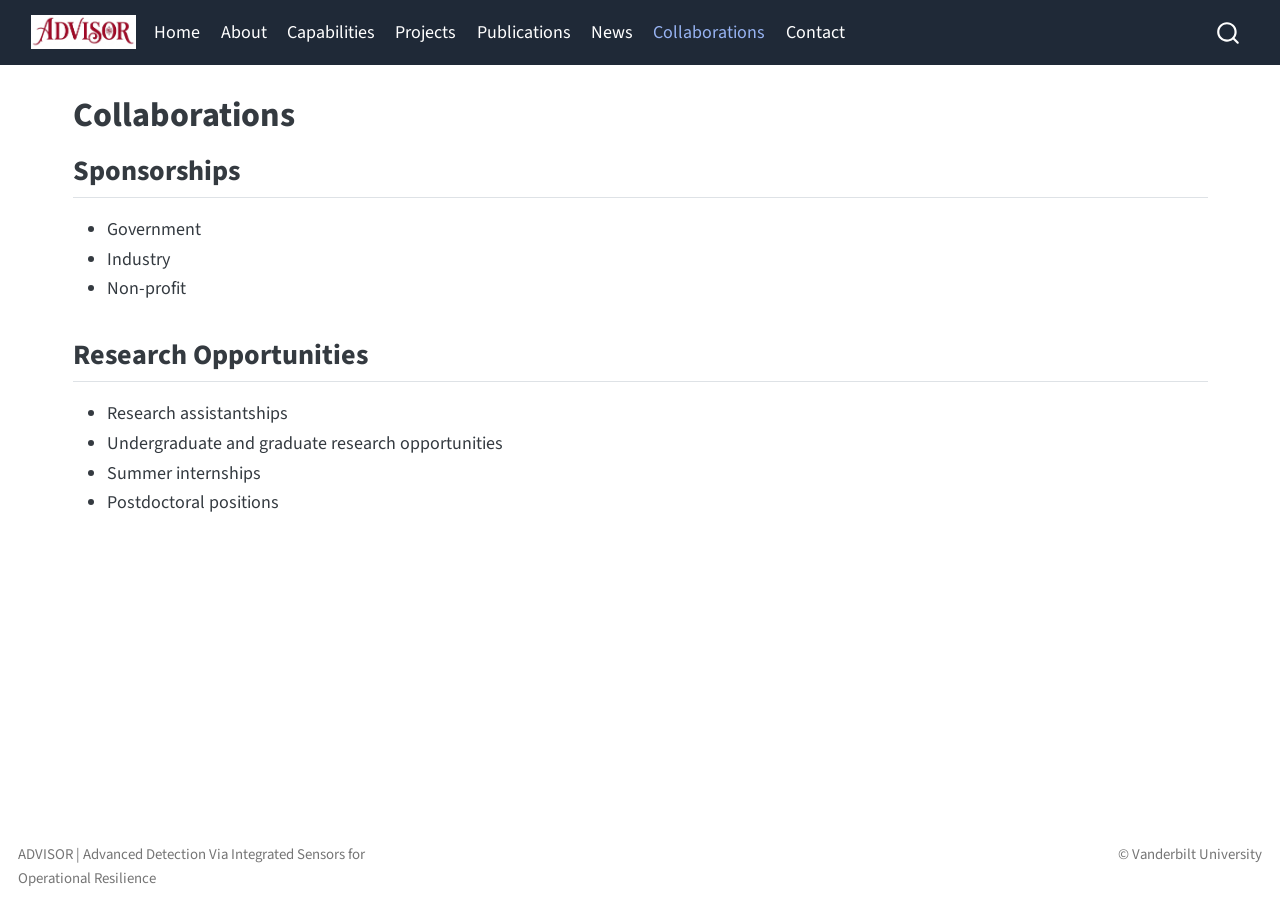
<file: docs/collaborations.html>
<!DOCTYPE html>
<html xmlns="http://www.w3.org/1999/xhtml" lang="en" xml:lang="en"><head>

<meta charset="utf-8">
<meta name="generator" content="quarto-1.9.38">

<meta name="viewport" content="width=device-width, initial-scale=1.0, user-scalable=yes">


<title>Collaborations</title>
<style>
/* Default styles provided by pandoc.
** See https://pandoc.org/MANUAL.html#variables-for-html for config info.
*/
code{white-space: pre-wrap;}
span.smallcaps{font-variant: small-caps;}
div.columns{display: flex; gap: min(4vw, 1.5em);}
div.column{flex: auto; overflow-x: auto;}
div.hanging-indent{margin-left: 1.5em; text-indent: -1.5em;}
ul.task-list{list-style: none;}
ul.task-list li input[type="checkbox"] {
  width: 0.8em;
  margin: 0 0.8em 0.2em -1em; /* quarto-specific, see https://github.com/quarto-dev/quarto-cli/issues/4556 */ 
  vertical-align: middle;
}
</style>


<script src="site_libs/quarto-nav/quarto-nav.js"></script>
<script src="site_libs/quarto-nav/headroom.min.js"></script>
<script src="site_libs/clipboard/clipboard.min.js"></script>
<script src="site_libs/quarto-search/autocomplete.umd.js"></script>
<script src="site_libs/quarto-search/fuse.min.js"></script>
<script src="site_libs/quarto-search/quarto-search.js"></script>
<meta name="quarto:offset" content="./">
<script src="site_libs/quarto-html/quarto.js" type="module"></script>
<script src="site_libs/quarto-html/tabsets/tabsets.js" type="module"></script>
<script src="site_libs/quarto-html/popper.min.js"></script>
<script src="site_libs/quarto-html/tippy.umd.min.js"></script>
<script src="site_libs/quarto-html/anchor.min.js"></script>
<link href="site_libs/quarto-html/tippy.css" rel="stylesheet">
<link href="site_libs/quarto-html/quarto-syntax-highlighting-15634bcf2e68342d4ad2dfa704d543f6.css" rel="stylesheet" id="quarto-text-highlighting-styles">
<script src="site_libs/bootstrap/bootstrap.min.js"></script>
<link href="site_libs/bootstrap/bootstrap-icons.css" rel="stylesheet">
<link href="site_libs/bootstrap/bootstrap-b58196a809df750a711bc3bca1b97227.min.css" rel="stylesheet" append-hash="true" id="quarto-bootstrap" data-mode="light">
<script id="quarto-search-options" type="application/json">{
  "location": "navbar",
  "copy-button": false,
  "collapse-after": 3,
  "panel-placement": "end",
  "type": "overlay",
  "limit": 50,
  "keyboard-shortcut": [
    "f",
    "/",
    "s"
  ],
  "show-item-context": false,
  "language": {
    "search-no-results-text": "No results",
    "search-matching-documents-text": "matching documents",
    "search-copy-link-title": "Copy link to search",
    "search-hide-matches-text": "Hide additional matches",
    "search-more-match-text": "more match in this document",
    "search-more-matches-text": "more matches in this document",
    "search-clear-button-title": "Clear",
    "search-text-placeholder": "",
    "search-detached-cancel-button-title": "Cancel",
    "search-submit-button-title": "Submit",
    "search-label": "Search"
  }
}</script>


<link rel="stylesheet" href="styles.css">
</head>

<body class="nav-fixed quarto-light">

<div id="quarto-search-results"></div>
  <header id="quarto-header" class="headroom fixed-top">
    <nav class="navbar navbar-expand-lg " data-bs-theme="dark">
      <div class="navbar-container container-fluid">
      <div class="navbar-brand-container mx-auto">
    <a href="./index.html" class="navbar-brand navbar-brand-logo">
    <img src="./images/advisor-logo.png" alt="" class="navbar-logo light-content">
    <img src="./images/advisor-logo.png" alt="" class="navbar-logo dark-content">
    </a>
  </div>
            <div id="quarto-search" class="" title="Search"></div>
          <button class="navbar-toggler" type="button" data-bs-toggle="collapse" data-bs-target="#navbarCollapse" aria-controls="navbarCollapse" role="menu" aria-expanded="false" aria-label="Toggle navigation" onclick="if (window.quartoToggleHeadroom) { window.quartoToggleHeadroom(); }">
  <span class="navbar-toggler-icon"></span>
</button>
          <div class="collapse navbar-collapse" id="navbarCollapse">
            <ul class="navbar-nav navbar-nav-scroll me-auto">
  <li class="nav-item">
    <a class="nav-link" href="./index.html"> 
<span class="menu-text">Home</span></a>
  </li>  
  <li class="nav-item">
    <a class="nav-link" href="./about.html"> 
<span class="menu-text">About</span></a>
  </li>  
  <li class="nav-item">
    <a class="nav-link" href="./capabilities.html"> 
<span class="menu-text">Capabilities</span></a>
  </li>  
  <li class="nav-item">
    <a class="nav-link" href="./projects.html"> 
<span class="menu-text">Projects</span></a>
  </li>  
  <li class="nav-item">
    <a class="nav-link" href="./publications.html"> 
<span class="menu-text">Publications</span></a>
  </li>  
  <li class="nav-item">
    <a class="nav-link" href="./news.html"> 
<span class="menu-text">News</span></a>
  </li>  
  <li class="nav-item">
    <a class="nav-link active" href="./collaborations.html" aria-current="page"> 
<span class="menu-text">Collaborations</span></a>
  </li>  
  <li class="nav-item">
    <a class="nav-link" href="./contact.html"> 
<span class="menu-text">Contact</span></a>
  </li>  
</ul>
          </div> <!-- /navcollapse -->
            <div class="quarto-navbar-tools">
</div>
      </div> <!-- /container-fluid -->
    </nav>
</header>
<!-- content -->
<div id="quarto-content" class="quarto-container page-columns page-rows-contents page-layout-full page-navbar">
<!-- sidebar -->
<!-- margin-sidebar -->
    
<!-- main -->
<main class="content column-page" id="quarto-document-content">

<header id="title-block-header" class="quarto-title-block default">
<div class="quarto-title">
<h1 class="title">Collaborations</h1>
</div>



<div class="quarto-title-meta column-page">

    
  
    
  </div>
  


</header>


<section id="sponsorships" class="level2">
<h2 class="anchored" data-anchor-id="sponsorships">Sponsorships</h2>
<ul>
<li>Government</li>
<li>Industry</li>
<li>Non-profit</li>
</ul>
</section>
<section id="research-opportunities" class="level2">
<h2 class="anchored" data-anchor-id="research-opportunities">Research Opportunities</h2>
<ul>
<li>Research assistantships</li>
<li>Undergraduate and graduate research opportunities</li>
<li>Summer internships</li>
<li>Postdoctoral positions</li>
</ul>


</section>

</main> <!-- /main -->
<script id="quarto-html-after-body" type="application/javascript">
  window.document.addEventListener("DOMContentLoaded", function (event) {
    const icon = "";
    const anchorJS = new window.AnchorJS();
    anchorJS.options = {
      placement: 'right',
      icon: icon
    };
    anchorJS.add('.anchored');
    const isCodeAnnotation = (el) => {
      for (const clz of el.classList) {
        if (clz.startsWith('code-annotation-')) {                     
          return true;
        }
      }
      return false;
    }
    const onCopySuccess = function(e) {
      // button target
      const button = e.trigger;
      // don't keep focus
      button.blur();
      // flash "checked"
      button.classList.add('code-copy-button-checked');
      var currentTitle = button.getAttribute("title");
      button.setAttribute("title", "Copied!");
      let tooltip;
      if (window.bootstrap) {
        button.setAttribute("data-bs-toggle", "tooltip");
        button.setAttribute("data-bs-placement", "left");
        button.setAttribute("data-bs-title", "Copied!");
        tooltip = new bootstrap.Tooltip(button, 
          { trigger: "manual", 
            customClass: "code-copy-button-tooltip",
            offset: [0, -8]});
        tooltip.show();    
      }
      setTimeout(function() {
        if (tooltip) {
          tooltip.hide();
          button.removeAttribute("data-bs-title");
          button.removeAttribute("data-bs-toggle");
          button.removeAttribute("data-bs-placement");
        }
        button.setAttribute("title", currentTitle);
        button.classList.remove('code-copy-button-checked');
      }, 1000);
      // clear code selection
      e.clearSelection();
    }
    const getTextToCopy = function(trigger) {
      const outerScaffold = trigger.parentElement.cloneNode(true);
      const codeEl = outerScaffold.querySelector('code');
      for (const childEl of codeEl.children) {
        if (isCodeAnnotation(childEl)) {
          childEl.remove();
        }
      }
      return codeEl.innerText;
    }
    const clipboard = new window.ClipboardJS('.code-copy-button:not([data-in-quarto-modal])', {
      text: getTextToCopy
    });
    clipboard.on('success', onCopySuccess);
    if (window.document.getElementById('quarto-embedded-source-code-modal')) {
      const clipboardModal = new window.ClipboardJS('.code-copy-button[data-in-quarto-modal]', {
        text: getTextToCopy,
        container: window.document.getElementById('quarto-embedded-source-code-modal')
      });
      clipboardModal.on('success', onCopySuccess);
    }
      var localhostRegex = new RegExp(/^(?:http|https):\/\/localhost\:?[0-9]*\//);
      var mailtoRegex = new RegExp(/^mailto:/);
        var filterRegex = new RegExp("https:\/\/lab-advisor\.github\.io");
      var isInternal = (href) => {
          return filterRegex.test(href) || localhostRegex.test(href) || mailtoRegex.test(href);
      }
      // Inspect non-navigation links and adorn them if external
     var links = window.document.querySelectorAll('a[href]:not(.nav-link):not(.navbar-brand):not(.toc-action):not(.sidebar-link):not(.sidebar-item-toggle):not(.pagination-link):not(.no-external):not([aria-hidden]):not(.dropdown-item):not(.quarto-navigation-tool):not(.about-link)');
      for (var i=0; i<links.length; i++) {
        const link = links[i];
        if (!isInternal(link.href)) {
          // undo the damage that might have been done by quarto-nav.js in the case of
          // links that we want to consider external
          if (link.dataset.originalHref !== undefined) {
            link.href = link.dataset.originalHref;
          }
        }
      }
    function tippyHover(el, contentFn, onTriggerFn, onUntriggerFn) {
      const config = {
        allowHTML: true,
        maxWidth: 500,
        delay: 100,
        arrow: false,
        appendTo: function(el) {
            return el.parentElement;
        },
        interactive: true,
        interactiveBorder: 10,
        theme: 'quarto',
        placement: 'bottom-start',
      };
      if (contentFn) {
        config.content = contentFn;
      }
      if (onTriggerFn) {
        config.onTrigger = onTriggerFn;
      }
      if (onUntriggerFn) {
        config.onUntrigger = onUntriggerFn;
      }
      window.tippy(el, config); 
    }
    const noterefs = window.document.querySelectorAll('a[role="doc-noteref"]');
    for (var i=0; i<noterefs.length; i++) {
      const ref = noterefs[i];
      tippyHover(ref, function() {
        // use id or data attribute instead here
        let href = ref.getAttribute('data-footnote-href') || ref.getAttribute('href');
        try { href = new URL(href).hash; } catch {}
        const id = href.replace(/^#\/?/, "");
        const note = window.document.getElementById(id);
        if (note) {
          return note.innerHTML;
        } else {
          return "";
        }
      });
    }
    const xrefs = window.document.querySelectorAll('a.quarto-xref');
    const processXRef = (id, note) => {
      // Strip column container classes
      const stripColumnClz = (el) => {
        el.classList.remove("page-full", "page-columns");
        if (el.children) {
          for (const child of el.children) {
            stripColumnClz(child);
          }
        }
      }
      stripColumnClz(note)
      if (id === null || id.startsWith('sec-')) {
        // Special case sections, only their first couple elements
        const container = document.createElement("div");
        if (note.children && note.children.length > 2) {
          container.appendChild(note.children[0].cloneNode(true));
          for (let i = 1; i < note.children.length; i++) {
            const child = note.children[i];
            if (child.tagName === "P" && child.innerText === "") {
              continue;
            } else {
              container.appendChild(child.cloneNode(true));
              break;
            }
          }
          if (window.Quarto?.typesetMath) {
            window.Quarto.typesetMath(container);
          }
          return container.innerHTML
        } else {
          if (window.Quarto?.typesetMath) {
            window.Quarto.typesetMath(note);
          }
          return note.innerHTML;
        }
      } else {
        // Remove any anchor links if they are present
        const anchorLink = note.querySelector('a.anchorjs-link');
        if (anchorLink) {
          anchorLink.remove();
        }
        if (window.Quarto?.typesetMath) {
          window.Quarto.typesetMath(note);
        }
        if (note.classList.contains("callout")) {
          return note.outerHTML;
        } else {
          return note.innerHTML;
        }
      }
    }
    for (var i=0; i<xrefs.length; i++) {
      const xref = xrefs[i];
      tippyHover(xref, undefined, function(instance) {
        instance.disable();
        let url = xref.getAttribute('href');
        let hash = undefined; 
        if (url.startsWith('#')) {
          hash = url;
        } else {
          try { hash = new URL(url).hash; } catch {}
        }
        if (hash) {
          const id = hash.replace(/^#\/?/, "");
          const note = window.document.getElementById(id);
          if (note !== null) {
            try {
              const html = processXRef(id, note.cloneNode(true));
              instance.setContent(html);
            } finally {
              instance.enable();
              instance.show();
            }
          } else {
            // See if we can fetch this
            fetch(url.split('#')[0])
            .then(res => res.text())
            .then(html => {
              const parser = new DOMParser();
              const htmlDoc = parser.parseFromString(html, "text/html");
              const note = htmlDoc.getElementById(id);
              if (note !== null) {
                const html = processXRef(id, note);
                instance.setContent(html);
              } 
            }).finally(() => {
              instance.enable();
              instance.show();
            });
          }
        } else {
          // See if we can fetch a full url (with no hash to target)
          // This is a special case and we should probably do some content thinning / targeting
          fetch(url)
          .then(res => res.text())
          .then(html => {
            const parser = new DOMParser();
            const htmlDoc = parser.parseFromString(html, "text/html");
            const note = htmlDoc.querySelector('main.content');
            if (note !== null) {
              // This should only happen for chapter cross references
              // (since there is no id in the URL)
              // remove the first header
              if (note.children.length > 0 && note.children[0].tagName === "HEADER") {
                note.children[0].remove();
              }
              const html = processXRef(null, note);
              instance.setContent(html);
            } 
          }).finally(() => {
            instance.enable();
            instance.show();
          });
        }
      }, function(instance) {
      });
    }
        let selectedAnnoteEl;
        const selectorForAnnotation = ( cell, annotation) => {
          let cellAttr = 'data-code-cell="' + cell + '"';
          let lineAttr = 'data-code-annotation="' +  annotation + '"';
          const selector = 'span[' + cellAttr + '][' + lineAttr + ']';
          return selector;
        }
        const selectCodeLines = (annoteEl) => {
          const doc = window.document;
          const targetCell = annoteEl.getAttribute("data-target-cell");
          const targetAnnotation = annoteEl.getAttribute("data-target-annotation");
          const annoteSpan = window.document.querySelector(selectorForAnnotation(targetCell, targetAnnotation));
          const lines = annoteSpan.getAttribute("data-code-lines").split(",");
          const lineIds = lines.map((line) => {
            return targetCell + "-" + line;
          })
          let top = null;
          let height = null;
          let parent = null;
          if (lineIds.length > 0) {
              //compute the position of the single el (top and bottom and make a div)
              const el = window.document.getElementById(lineIds[0]);
              top = el.offsetTop;
              height = el.offsetHeight;
              parent = el.parentElement.parentElement;
            if (lineIds.length > 1) {
              const lastEl = window.document.getElementById(lineIds[lineIds.length - 1]);
              const bottom = lastEl.offsetTop + lastEl.offsetHeight;
              height = bottom - top;
            }
            if (top !== null && height !== null && parent !== null) {
              // cook up a div (if necessary) and position it 
              let div = window.document.getElementById("code-annotation-line-highlight");
              if (div === null) {
                div = window.document.createElement("div");
                div.setAttribute("id", "code-annotation-line-highlight");
                div.style.position = 'absolute';
                parent.appendChild(div);
              }
              div.style.top = top - 2 + "px";
              div.style.height = height + 4 + "px";
              div.style.left = 0;
              let gutterDiv = window.document.getElementById("code-annotation-line-highlight-gutter");
              if (gutterDiv === null) {
                gutterDiv = window.document.createElement("div");
                gutterDiv.setAttribute("id", "code-annotation-line-highlight-gutter");
                gutterDiv.style.position = 'absolute';
                const codeCell = window.document.getElementById(targetCell);
                const gutter = codeCell.querySelector('.code-annotation-gutter');
                gutter.appendChild(gutterDiv);
              }
              gutterDiv.style.top = top - 2 + "px";
              gutterDiv.style.height = height + 4 + "px";
            }
            selectedAnnoteEl = annoteEl;
          }
        };
        const unselectCodeLines = () => {
          const elementsIds = ["code-annotation-line-highlight", "code-annotation-line-highlight-gutter"];
          elementsIds.forEach((elId) => {
            const div = window.document.getElementById(elId);
            if (div) {
              div.remove();
            }
          });
          selectedAnnoteEl = undefined;
        };
          // Handle positioning of the toggle
      window.addEventListener(
        "resize",
        throttle(() => {
          elRect = undefined;
          if (selectedAnnoteEl) {
            selectCodeLines(selectedAnnoteEl);
          }
        }, 10)
      );
      function throttle(fn, ms) {
      let throttle = false;
      let timer;
        return (...args) => {
          if(!throttle) { // first call gets through
              fn.apply(this, args);
              throttle = true;
          } else { // all the others get throttled
              if(timer) clearTimeout(timer); // cancel #2
              timer = setTimeout(() => {
                fn.apply(this, args);
                timer = throttle = false;
              }, ms);
          }
        };
      }
        // Attach click handler to the DT
        const annoteDls = window.document.querySelectorAll('dt[data-target-cell]');
        for (const annoteDlNode of annoteDls) {
          annoteDlNode.addEventListener('click', (event) => {
            const clickedEl = event.target;
            if (clickedEl !== selectedAnnoteEl) {
              unselectCodeLines();
              const activeEl = window.document.querySelector('dt[data-target-cell].code-annotation-active');
              if (activeEl) {
                activeEl.classList.remove('code-annotation-active');
              }
              selectCodeLines(clickedEl);
              clickedEl.classList.add('code-annotation-active');
            } else {
              // Unselect the line
              unselectCodeLines();
              clickedEl.classList.remove('code-annotation-active');
            }
          });
        }
    const findCites = (el) => {
      const parentEl = el.parentElement;
      if (parentEl) {
        const cites = parentEl.dataset.cites;
        if (cites) {
          return {
            el,
            cites: cites.split(' ')
          };
        } else {
          return findCites(el.parentElement)
        }
      } else {
        return undefined;
      }
    };
    var bibliorefs = window.document.querySelectorAll('a[role="doc-biblioref"]');
    for (var i=0; i<bibliorefs.length; i++) {
      const ref = bibliorefs[i];
      const citeInfo = findCites(ref);
      if (citeInfo) {
        tippyHover(citeInfo.el, function() {
          var popup = window.document.createElement('div');
          citeInfo.cites.forEach(function(cite) {
            var citeDiv = window.document.createElement('div');
            citeDiv.classList.add('hanging-indent');
            citeDiv.classList.add('csl-entry');
            var biblioDiv = window.document.getElementById('ref-' + cite);
            if (biblioDiv) {
              citeDiv.innerHTML = biblioDiv.innerHTML;
            }
            popup.appendChild(citeDiv);
          });
          return popup.innerHTML;
        });
      }
    }
  });
  </script>
</div> <!-- /content -->
<footer class="footer">
  <div class="nav-footer">
    <div class="nav-footer-left">
<p>ADVISOR | Advanced Detection Via Integrated Sensors for Operational Resilience</p>
</div>   
    <div class="nav-footer-center">
      &nbsp;
    </div>
    <div class="nav-footer-right">
<p>© Vanderbilt University</p>
</div>
  </div>
</footer>




</body></html>
</file>
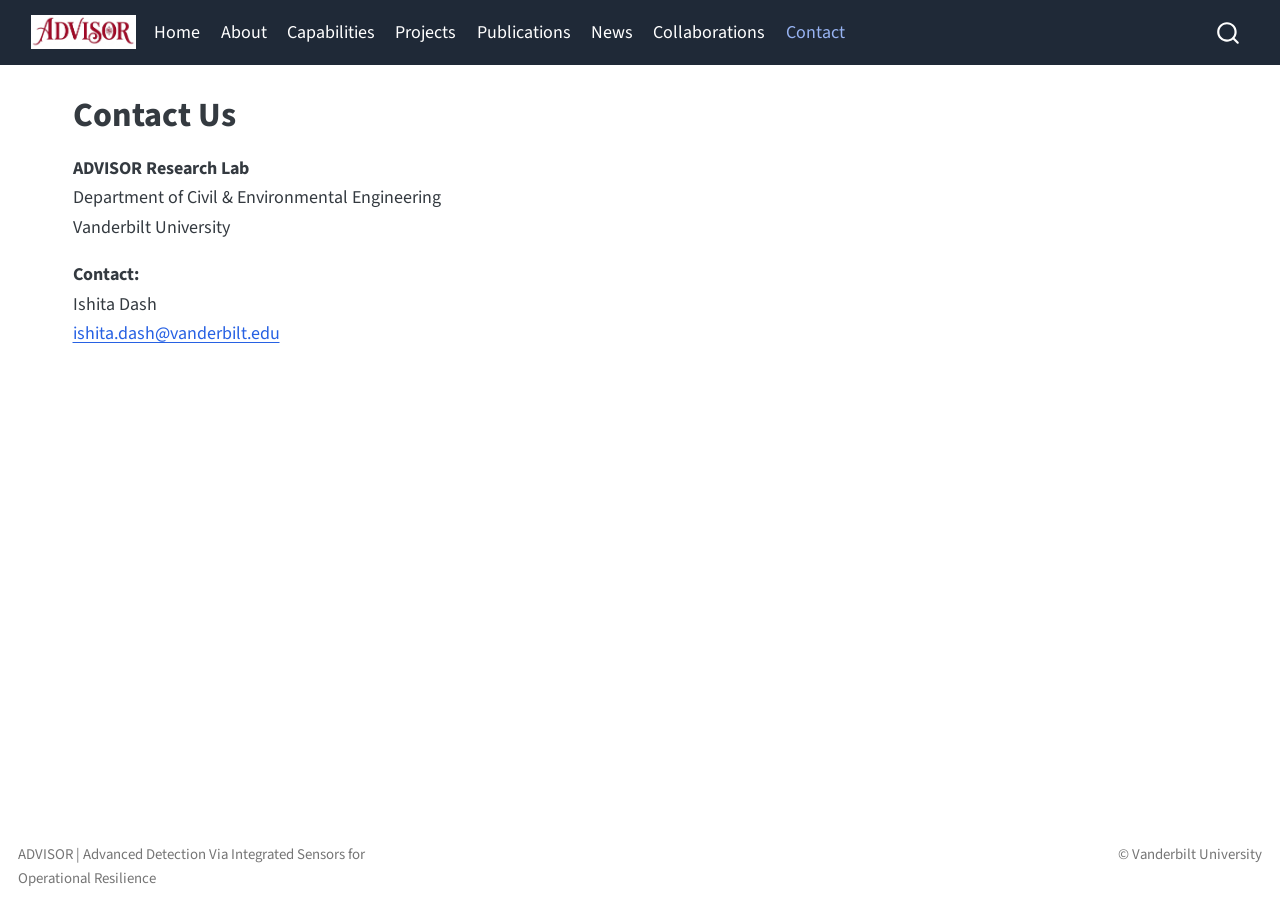
<file: docs/contact.html>
<!DOCTYPE html>
<html xmlns="http://www.w3.org/1999/xhtml" lang="en" xml:lang="en"><head>

<meta charset="utf-8">
<meta name="generator" content="quarto-1.9.38">

<meta name="viewport" content="width=device-width, initial-scale=1.0, user-scalable=yes">


<title>Contact Us</title>
<style>
/* Default styles provided by pandoc.
** See https://pandoc.org/MANUAL.html#variables-for-html for config info.
*/
code{white-space: pre-wrap;}
span.smallcaps{font-variant: small-caps;}
div.columns{display: flex; gap: min(4vw, 1.5em);}
div.column{flex: auto; overflow-x: auto;}
div.hanging-indent{margin-left: 1.5em; text-indent: -1.5em;}
ul.task-list{list-style: none;}
ul.task-list li input[type="checkbox"] {
  width: 0.8em;
  margin: 0 0.8em 0.2em -1em; /* quarto-specific, see https://github.com/quarto-dev/quarto-cli/issues/4556 */ 
  vertical-align: middle;
}
</style>


<script src="site_libs/quarto-nav/quarto-nav.js"></script>
<script src="site_libs/quarto-nav/headroom.min.js"></script>
<script src="site_libs/clipboard/clipboard.min.js"></script>
<script src="site_libs/quarto-search/autocomplete.umd.js"></script>
<script src="site_libs/quarto-search/fuse.min.js"></script>
<script src="site_libs/quarto-search/quarto-search.js"></script>
<meta name="quarto:offset" content="./">
<script src="site_libs/quarto-html/quarto.js" type="module"></script>
<script src="site_libs/quarto-html/tabsets/tabsets.js" type="module"></script>
<script src="site_libs/quarto-html/popper.min.js"></script>
<script src="site_libs/quarto-html/tippy.umd.min.js"></script>
<script src="site_libs/quarto-html/anchor.min.js"></script>
<link href="site_libs/quarto-html/tippy.css" rel="stylesheet">
<link href="site_libs/quarto-html/quarto-syntax-highlighting-15634bcf2e68342d4ad2dfa704d543f6.css" rel="stylesheet" id="quarto-text-highlighting-styles">
<script src="site_libs/bootstrap/bootstrap.min.js"></script>
<link href="site_libs/bootstrap/bootstrap-icons.css" rel="stylesheet">
<link href="site_libs/bootstrap/bootstrap-b58196a809df750a711bc3bca1b97227.min.css" rel="stylesheet" append-hash="true" id="quarto-bootstrap" data-mode="light">
<script id="quarto-search-options" type="application/json">{
  "location": "navbar",
  "copy-button": false,
  "collapse-after": 3,
  "panel-placement": "end",
  "type": "overlay",
  "limit": 50,
  "keyboard-shortcut": [
    "f",
    "/",
    "s"
  ],
  "show-item-context": false,
  "language": {
    "search-no-results-text": "No results",
    "search-matching-documents-text": "matching documents",
    "search-copy-link-title": "Copy link to search",
    "search-hide-matches-text": "Hide additional matches",
    "search-more-match-text": "more match in this document",
    "search-more-matches-text": "more matches in this document",
    "search-clear-button-title": "Clear",
    "search-text-placeholder": "",
    "search-detached-cancel-button-title": "Cancel",
    "search-submit-button-title": "Submit",
    "search-label": "Search"
  }
}</script>


<link rel="stylesheet" href="styles.css">
</head>

<body class="nav-fixed quarto-light">

<div id="quarto-search-results"></div>
  <header id="quarto-header" class="headroom fixed-top">
    <nav class="navbar navbar-expand-lg " data-bs-theme="dark">
      <div class="navbar-container container-fluid">
      <div class="navbar-brand-container mx-auto">
    <a href="./index.html" class="navbar-brand navbar-brand-logo">
    <img src="./images/advisor-logo.png" alt="" class="navbar-logo light-content">
    <img src="./images/advisor-logo.png" alt="" class="navbar-logo dark-content">
    </a>
  </div>
            <div id="quarto-search" class="" title="Search"></div>
          <button class="navbar-toggler" type="button" data-bs-toggle="collapse" data-bs-target="#navbarCollapse" aria-controls="navbarCollapse" role="menu" aria-expanded="false" aria-label="Toggle navigation" onclick="if (window.quartoToggleHeadroom) { window.quartoToggleHeadroom(); }">
  <span class="navbar-toggler-icon"></span>
</button>
          <div class="collapse navbar-collapse" id="navbarCollapse">
            <ul class="navbar-nav navbar-nav-scroll me-auto">
  <li class="nav-item">
    <a class="nav-link" href="./index.html"> 
<span class="menu-text">Home</span></a>
  </li>  
  <li class="nav-item">
    <a class="nav-link" href="./about.html"> 
<span class="menu-text">About</span></a>
  </li>  
  <li class="nav-item">
    <a class="nav-link" href="./capabilities.html"> 
<span class="menu-text">Capabilities</span></a>
  </li>  
  <li class="nav-item">
    <a class="nav-link" href="./projects.html"> 
<span class="menu-text">Projects</span></a>
  </li>  
  <li class="nav-item">
    <a class="nav-link" href="./publications.html"> 
<span class="menu-text">Publications</span></a>
  </li>  
  <li class="nav-item">
    <a class="nav-link" href="./news.html"> 
<span class="menu-text">News</span></a>
  </li>  
  <li class="nav-item">
    <a class="nav-link" href="./collaborations.html"> 
<span class="menu-text">Collaborations</span></a>
  </li>  
  <li class="nav-item">
    <a class="nav-link active" href="./contact.html" aria-current="page"> 
<span class="menu-text">Contact</span></a>
  </li>  
</ul>
          </div> <!-- /navcollapse -->
            <div class="quarto-navbar-tools">
</div>
      </div> <!-- /container-fluid -->
    </nav>
</header>
<!-- content -->
<div id="quarto-content" class="quarto-container page-columns page-rows-contents page-layout-full page-navbar">
<!-- sidebar -->
<!-- margin-sidebar -->
    
<!-- main -->
<main class="content column-page" id="quarto-document-content">

<header id="title-block-header" class="quarto-title-block default">
<div class="quarto-title">
<h1 class="title">Contact Us</h1>
</div>



<div class="quarto-title-meta column-page">

    
  
    
  </div>
  


</header>


<p><strong>ADVISOR Research Lab</strong><br>
Department of Civil &amp; Environmental Engineering<br>
Vanderbilt University</p>
<p><strong>Contact:</strong><br>
Ishita Dash<br>
<a href="mailto:ishita.dash@vanderbilt.edu" class="email">ishita.dash@vanderbilt.edu</a></p>



</main> <!-- /main -->
<script id="quarto-html-after-body" type="application/javascript">
  window.document.addEventListener("DOMContentLoaded", function (event) {
    const icon = "";
    const anchorJS = new window.AnchorJS();
    anchorJS.options = {
      placement: 'right',
      icon: icon
    };
    anchorJS.add('.anchored');
    const isCodeAnnotation = (el) => {
      for (const clz of el.classList) {
        if (clz.startsWith('code-annotation-')) {                     
          return true;
        }
      }
      return false;
    }
    const onCopySuccess = function(e) {
      // button target
      const button = e.trigger;
      // don't keep focus
      button.blur();
      // flash "checked"
      button.classList.add('code-copy-button-checked');
      var currentTitle = button.getAttribute("title");
      button.setAttribute("title", "Copied!");
      let tooltip;
      if (window.bootstrap) {
        button.setAttribute("data-bs-toggle", "tooltip");
        button.setAttribute("data-bs-placement", "left");
        button.setAttribute("data-bs-title", "Copied!");
        tooltip = new bootstrap.Tooltip(button, 
          { trigger: "manual", 
            customClass: "code-copy-button-tooltip",
            offset: [0, -8]});
        tooltip.show();    
      }
      setTimeout(function() {
        if (tooltip) {
          tooltip.hide();
          button.removeAttribute("data-bs-title");
          button.removeAttribute("data-bs-toggle");
          button.removeAttribute("data-bs-placement");
        }
        button.setAttribute("title", currentTitle);
        button.classList.remove('code-copy-button-checked');
      }, 1000);
      // clear code selection
      e.clearSelection();
    }
    const getTextToCopy = function(trigger) {
      const outerScaffold = trigger.parentElement.cloneNode(true);
      const codeEl = outerScaffold.querySelector('code');
      for (const childEl of codeEl.children) {
        if (isCodeAnnotation(childEl)) {
          childEl.remove();
        }
      }
      return codeEl.innerText;
    }
    const clipboard = new window.ClipboardJS('.code-copy-button:not([data-in-quarto-modal])', {
      text: getTextToCopy
    });
    clipboard.on('success', onCopySuccess);
    if (window.document.getElementById('quarto-embedded-source-code-modal')) {
      const clipboardModal = new window.ClipboardJS('.code-copy-button[data-in-quarto-modal]', {
        text: getTextToCopy,
        container: window.document.getElementById('quarto-embedded-source-code-modal')
      });
      clipboardModal.on('success', onCopySuccess);
    }
      var localhostRegex = new RegExp(/^(?:http|https):\/\/localhost\:?[0-9]*\//);
      var mailtoRegex = new RegExp(/^mailto:/);
        var filterRegex = new RegExp("https:\/\/lab-advisor\.github\.io");
      var isInternal = (href) => {
          return filterRegex.test(href) || localhostRegex.test(href) || mailtoRegex.test(href);
      }
      // Inspect non-navigation links and adorn them if external
     var links = window.document.querySelectorAll('a[href]:not(.nav-link):not(.navbar-brand):not(.toc-action):not(.sidebar-link):not(.sidebar-item-toggle):not(.pagination-link):not(.no-external):not([aria-hidden]):not(.dropdown-item):not(.quarto-navigation-tool):not(.about-link)');
      for (var i=0; i<links.length; i++) {
        const link = links[i];
        if (!isInternal(link.href)) {
          // undo the damage that might have been done by quarto-nav.js in the case of
          // links that we want to consider external
          if (link.dataset.originalHref !== undefined) {
            link.href = link.dataset.originalHref;
          }
        }
      }
    function tippyHover(el, contentFn, onTriggerFn, onUntriggerFn) {
      const config = {
        allowHTML: true,
        maxWidth: 500,
        delay: 100,
        arrow: false,
        appendTo: function(el) {
            return el.parentElement;
        },
        interactive: true,
        interactiveBorder: 10,
        theme: 'quarto',
        placement: 'bottom-start',
      };
      if (contentFn) {
        config.content = contentFn;
      }
      if (onTriggerFn) {
        config.onTrigger = onTriggerFn;
      }
      if (onUntriggerFn) {
        config.onUntrigger = onUntriggerFn;
      }
      window.tippy(el, config); 
    }
    const noterefs = window.document.querySelectorAll('a[role="doc-noteref"]');
    for (var i=0; i<noterefs.length; i++) {
      const ref = noterefs[i];
      tippyHover(ref, function() {
        // use id or data attribute instead here
        let href = ref.getAttribute('data-footnote-href') || ref.getAttribute('href');
        try { href = new URL(href).hash; } catch {}
        const id = href.replace(/^#\/?/, "");
        const note = window.document.getElementById(id);
        if (note) {
          return note.innerHTML;
        } else {
          return "";
        }
      });
    }
    const xrefs = window.document.querySelectorAll('a.quarto-xref');
    const processXRef = (id, note) => {
      // Strip column container classes
      const stripColumnClz = (el) => {
        el.classList.remove("page-full", "page-columns");
        if (el.children) {
          for (const child of el.children) {
            stripColumnClz(child);
          }
        }
      }
      stripColumnClz(note)
      if (id === null || id.startsWith('sec-')) {
        // Special case sections, only their first couple elements
        const container = document.createElement("div");
        if (note.children && note.children.length > 2) {
          container.appendChild(note.children[0].cloneNode(true));
          for (let i = 1; i < note.children.length; i++) {
            const child = note.children[i];
            if (child.tagName === "P" && child.innerText === "") {
              continue;
            } else {
              container.appendChild(child.cloneNode(true));
              break;
            }
          }
          if (window.Quarto?.typesetMath) {
            window.Quarto.typesetMath(container);
          }
          return container.innerHTML
        } else {
          if (window.Quarto?.typesetMath) {
            window.Quarto.typesetMath(note);
          }
          return note.innerHTML;
        }
      } else {
        // Remove any anchor links if they are present
        const anchorLink = note.querySelector('a.anchorjs-link');
        if (anchorLink) {
          anchorLink.remove();
        }
        if (window.Quarto?.typesetMath) {
          window.Quarto.typesetMath(note);
        }
        if (note.classList.contains("callout")) {
          return note.outerHTML;
        } else {
          return note.innerHTML;
        }
      }
    }
    for (var i=0; i<xrefs.length; i++) {
      const xref = xrefs[i];
      tippyHover(xref, undefined, function(instance) {
        instance.disable();
        let url = xref.getAttribute('href');
        let hash = undefined; 
        if (url.startsWith('#')) {
          hash = url;
        } else {
          try { hash = new URL(url).hash; } catch {}
        }
        if (hash) {
          const id = hash.replace(/^#\/?/, "");
          const note = window.document.getElementById(id);
          if (note !== null) {
            try {
              const html = processXRef(id, note.cloneNode(true));
              instance.setContent(html);
            } finally {
              instance.enable();
              instance.show();
            }
          } else {
            // See if we can fetch this
            fetch(url.split('#')[0])
            .then(res => res.text())
            .then(html => {
              const parser = new DOMParser();
              const htmlDoc = parser.parseFromString(html, "text/html");
              const note = htmlDoc.getElementById(id);
              if (note !== null) {
                const html = processXRef(id, note);
                instance.setContent(html);
              } 
            }).finally(() => {
              instance.enable();
              instance.show();
            });
          }
        } else {
          // See if we can fetch a full url (with no hash to target)
          // This is a special case and we should probably do some content thinning / targeting
          fetch(url)
          .then(res => res.text())
          .then(html => {
            const parser = new DOMParser();
            const htmlDoc = parser.parseFromString(html, "text/html");
            const note = htmlDoc.querySelector('main.content');
            if (note !== null) {
              // This should only happen for chapter cross references
              // (since there is no id in the URL)
              // remove the first header
              if (note.children.length > 0 && note.children[0].tagName === "HEADER") {
                note.children[0].remove();
              }
              const html = processXRef(null, note);
              instance.setContent(html);
            } 
          }).finally(() => {
            instance.enable();
            instance.show();
          });
        }
      }, function(instance) {
      });
    }
        let selectedAnnoteEl;
        const selectorForAnnotation = ( cell, annotation) => {
          let cellAttr = 'data-code-cell="' + cell + '"';
          let lineAttr = 'data-code-annotation="' +  annotation + '"';
          const selector = 'span[' + cellAttr + '][' + lineAttr + ']';
          return selector;
        }
        const selectCodeLines = (annoteEl) => {
          const doc = window.document;
          const targetCell = annoteEl.getAttribute("data-target-cell");
          const targetAnnotation = annoteEl.getAttribute("data-target-annotation");
          const annoteSpan = window.document.querySelector(selectorForAnnotation(targetCell, targetAnnotation));
          const lines = annoteSpan.getAttribute("data-code-lines").split(",");
          const lineIds = lines.map((line) => {
            return targetCell + "-" + line;
          })
          let top = null;
          let height = null;
          let parent = null;
          if (lineIds.length > 0) {
              //compute the position of the single el (top and bottom and make a div)
              const el = window.document.getElementById(lineIds[0]);
              top = el.offsetTop;
              height = el.offsetHeight;
              parent = el.parentElement.parentElement;
            if (lineIds.length > 1) {
              const lastEl = window.document.getElementById(lineIds[lineIds.length - 1]);
              const bottom = lastEl.offsetTop + lastEl.offsetHeight;
              height = bottom - top;
            }
            if (top !== null && height !== null && parent !== null) {
              // cook up a div (if necessary) and position it 
              let div = window.document.getElementById("code-annotation-line-highlight");
              if (div === null) {
                div = window.document.createElement("div");
                div.setAttribute("id", "code-annotation-line-highlight");
                div.style.position = 'absolute';
                parent.appendChild(div);
              }
              div.style.top = top - 2 + "px";
              div.style.height = height + 4 + "px";
              div.style.left = 0;
              let gutterDiv = window.document.getElementById("code-annotation-line-highlight-gutter");
              if (gutterDiv === null) {
                gutterDiv = window.document.createElement("div");
                gutterDiv.setAttribute("id", "code-annotation-line-highlight-gutter");
                gutterDiv.style.position = 'absolute';
                const codeCell = window.document.getElementById(targetCell);
                const gutter = codeCell.querySelector('.code-annotation-gutter');
                gutter.appendChild(gutterDiv);
              }
              gutterDiv.style.top = top - 2 + "px";
              gutterDiv.style.height = height + 4 + "px";
            }
            selectedAnnoteEl = annoteEl;
          }
        };
        const unselectCodeLines = () => {
          const elementsIds = ["code-annotation-line-highlight", "code-annotation-line-highlight-gutter"];
          elementsIds.forEach((elId) => {
            const div = window.document.getElementById(elId);
            if (div) {
              div.remove();
            }
          });
          selectedAnnoteEl = undefined;
        };
          // Handle positioning of the toggle
      window.addEventListener(
        "resize",
        throttle(() => {
          elRect = undefined;
          if (selectedAnnoteEl) {
            selectCodeLines(selectedAnnoteEl);
          }
        }, 10)
      );
      function throttle(fn, ms) {
      let throttle = false;
      let timer;
        return (...args) => {
          if(!throttle) { // first call gets through
              fn.apply(this, args);
              throttle = true;
          } else { // all the others get throttled
              if(timer) clearTimeout(timer); // cancel #2
              timer = setTimeout(() => {
                fn.apply(this, args);
                timer = throttle = false;
              }, ms);
          }
        };
      }
        // Attach click handler to the DT
        const annoteDls = window.document.querySelectorAll('dt[data-target-cell]');
        for (const annoteDlNode of annoteDls) {
          annoteDlNode.addEventListener('click', (event) => {
            const clickedEl = event.target;
            if (clickedEl !== selectedAnnoteEl) {
              unselectCodeLines();
              const activeEl = window.document.querySelector('dt[data-target-cell].code-annotation-active');
              if (activeEl) {
                activeEl.classList.remove('code-annotation-active');
              }
              selectCodeLines(clickedEl);
              clickedEl.classList.add('code-annotation-active');
            } else {
              // Unselect the line
              unselectCodeLines();
              clickedEl.classList.remove('code-annotation-active');
            }
          });
        }
    const findCites = (el) => {
      const parentEl = el.parentElement;
      if (parentEl) {
        const cites = parentEl.dataset.cites;
        if (cites) {
          return {
            el,
            cites: cites.split(' ')
          };
        } else {
          return findCites(el.parentElement)
        }
      } else {
        return undefined;
      }
    };
    var bibliorefs = window.document.querySelectorAll('a[role="doc-biblioref"]');
    for (var i=0; i<bibliorefs.length; i++) {
      const ref = bibliorefs[i];
      const citeInfo = findCites(ref);
      if (citeInfo) {
        tippyHover(citeInfo.el, function() {
          var popup = window.document.createElement('div');
          citeInfo.cites.forEach(function(cite) {
            var citeDiv = window.document.createElement('div');
            citeDiv.classList.add('hanging-indent');
            citeDiv.classList.add('csl-entry');
            var biblioDiv = window.document.getElementById('ref-' + cite);
            if (biblioDiv) {
              citeDiv.innerHTML = biblioDiv.innerHTML;
            }
            popup.appendChild(citeDiv);
          });
          return popup.innerHTML;
        });
      }
    }
  });
  </script>
</div> <!-- /content -->
<footer class="footer">
  <div class="nav-footer">
    <div class="nav-footer-left">
<p>ADVISOR | Advanced Detection Via Integrated Sensors for Operational Resilience</p>
</div>   
    <div class="nav-footer-center">
      &nbsp;
    </div>
    <div class="nav-footer-right">
<p>© Vanderbilt University</p>
</div>
  </div>
</footer>




</body></html>
</file>
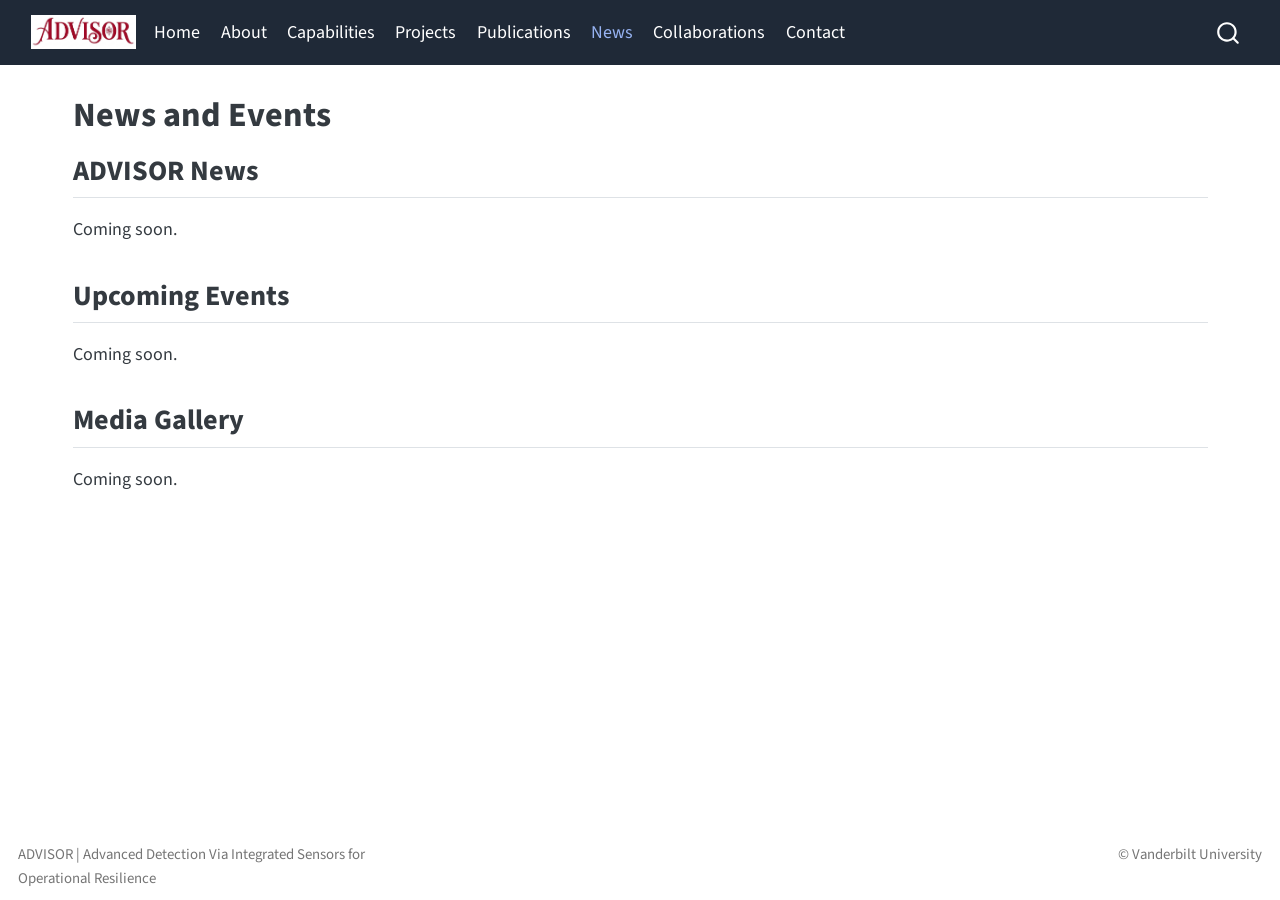
<file: docs/news.html>
<!DOCTYPE html>
<html xmlns="http://www.w3.org/1999/xhtml" lang="en" xml:lang="en"><head>

<meta charset="utf-8">
<meta name="generator" content="quarto-1.9.38">

<meta name="viewport" content="width=device-width, initial-scale=1.0, user-scalable=yes">


<title>News and Events</title>
<style>
/* Default styles provided by pandoc.
** See https://pandoc.org/MANUAL.html#variables-for-html for config info.
*/
code{white-space: pre-wrap;}
span.smallcaps{font-variant: small-caps;}
div.columns{display: flex; gap: min(4vw, 1.5em);}
div.column{flex: auto; overflow-x: auto;}
div.hanging-indent{margin-left: 1.5em; text-indent: -1.5em;}
ul.task-list{list-style: none;}
ul.task-list li input[type="checkbox"] {
  width: 0.8em;
  margin: 0 0.8em 0.2em -1em; /* quarto-specific, see https://github.com/quarto-dev/quarto-cli/issues/4556 */ 
  vertical-align: middle;
}
</style>


<script src="site_libs/quarto-nav/quarto-nav.js"></script>
<script src="site_libs/quarto-nav/headroom.min.js"></script>
<script src="site_libs/clipboard/clipboard.min.js"></script>
<script src="site_libs/quarto-search/autocomplete.umd.js"></script>
<script src="site_libs/quarto-search/fuse.min.js"></script>
<script src="site_libs/quarto-search/quarto-search.js"></script>
<meta name="quarto:offset" content="./">
<script src="site_libs/quarto-html/quarto.js" type="module"></script>
<script src="site_libs/quarto-html/tabsets/tabsets.js" type="module"></script>
<script src="site_libs/quarto-html/popper.min.js"></script>
<script src="site_libs/quarto-html/tippy.umd.min.js"></script>
<script src="site_libs/quarto-html/anchor.min.js"></script>
<link href="site_libs/quarto-html/tippy.css" rel="stylesheet">
<link href="site_libs/quarto-html/quarto-syntax-highlighting-15634bcf2e68342d4ad2dfa704d543f6.css" rel="stylesheet" id="quarto-text-highlighting-styles">
<script src="site_libs/bootstrap/bootstrap.min.js"></script>
<link href="site_libs/bootstrap/bootstrap-icons.css" rel="stylesheet">
<link href="site_libs/bootstrap/bootstrap-b58196a809df750a711bc3bca1b97227.min.css" rel="stylesheet" append-hash="true" id="quarto-bootstrap" data-mode="light">
<script id="quarto-search-options" type="application/json">{
  "location": "navbar",
  "copy-button": false,
  "collapse-after": 3,
  "panel-placement": "end",
  "type": "overlay",
  "limit": 50,
  "keyboard-shortcut": [
    "f",
    "/",
    "s"
  ],
  "show-item-context": false,
  "language": {
    "search-no-results-text": "No results",
    "search-matching-documents-text": "matching documents",
    "search-copy-link-title": "Copy link to search",
    "search-hide-matches-text": "Hide additional matches",
    "search-more-match-text": "more match in this document",
    "search-more-matches-text": "more matches in this document",
    "search-clear-button-title": "Clear",
    "search-text-placeholder": "",
    "search-detached-cancel-button-title": "Cancel",
    "search-submit-button-title": "Submit",
    "search-label": "Search"
  }
}</script>


<link rel="stylesheet" href="styles.css">
</head>

<body class="nav-fixed quarto-light">

<div id="quarto-search-results"></div>
  <header id="quarto-header" class="headroom fixed-top">
    <nav class="navbar navbar-expand-lg " data-bs-theme="dark">
      <div class="navbar-container container-fluid">
      <div class="navbar-brand-container mx-auto">
    <a href="./index.html" class="navbar-brand navbar-brand-logo">
    <img src="./images/advisor-logo.png" alt="" class="navbar-logo light-content">
    <img src="./images/advisor-logo.png" alt="" class="navbar-logo dark-content">
    </a>
  </div>
            <div id="quarto-search" class="" title="Search"></div>
          <button class="navbar-toggler" type="button" data-bs-toggle="collapse" data-bs-target="#navbarCollapse" aria-controls="navbarCollapse" role="menu" aria-expanded="false" aria-label="Toggle navigation" onclick="if (window.quartoToggleHeadroom) { window.quartoToggleHeadroom(); }">
  <span class="navbar-toggler-icon"></span>
</button>
          <div class="collapse navbar-collapse" id="navbarCollapse">
            <ul class="navbar-nav navbar-nav-scroll me-auto">
  <li class="nav-item">
    <a class="nav-link" href="./index.html"> 
<span class="menu-text">Home</span></a>
  </li>  
  <li class="nav-item">
    <a class="nav-link" href="./about.html"> 
<span class="menu-text">About</span></a>
  </li>  
  <li class="nav-item">
    <a class="nav-link" href="./capabilities.html"> 
<span class="menu-text">Capabilities</span></a>
  </li>  
  <li class="nav-item">
    <a class="nav-link" href="./projects.html"> 
<span class="menu-text">Projects</span></a>
  </li>  
  <li class="nav-item">
    <a class="nav-link" href="./publications.html"> 
<span class="menu-text">Publications</span></a>
  </li>  
  <li class="nav-item">
    <a class="nav-link active" href="./news.html" aria-current="page"> 
<span class="menu-text">News</span></a>
  </li>  
  <li class="nav-item">
    <a class="nav-link" href="./collaborations.html"> 
<span class="menu-text">Collaborations</span></a>
  </li>  
  <li class="nav-item">
    <a class="nav-link" href="./contact.html"> 
<span class="menu-text">Contact</span></a>
  </li>  
</ul>
          </div> <!-- /navcollapse -->
            <div class="quarto-navbar-tools">
</div>
      </div> <!-- /container-fluid -->
    </nav>
</header>
<!-- content -->
<div id="quarto-content" class="quarto-container page-columns page-rows-contents page-layout-full page-navbar">
<!-- sidebar -->
<!-- margin-sidebar -->
    
<!-- main -->
<main class="content column-page" id="quarto-document-content">

<header id="title-block-header" class="quarto-title-block default">
<div class="quarto-title">
<h1 class="title">News and Events</h1>
</div>



<div class="quarto-title-meta column-page">

    
  
    
  </div>
  


</header>


<section id="advisor-news" class="level2">
<h2 class="anchored" data-anchor-id="advisor-news">ADVISOR News</h2>
<p>Coming soon.</p>
</section>
<section id="upcoming-events" class="level2">
<h2 class="anchored" data-anchor-id="upcoming-events">Upcoming Events</h2>
<p>Coming soon.</p>
</section>
<section id="media-gallery" class="level2">
<h2 class="anchored" data-anchor-id="media-gallery">Media Gallery</h2>
<p>Coming soon.</p>


</section>

</main> <!-- /main -->
<script id="quarto-html-after-body" type="application/javascript">
  window.document.addEventListener("DOMContentLoaded", function (event) {
    const icon = "";
    const anchorJS = new window.AnchorJS();
    anchorJS.options = {
      placement: 'right',
      icon: icon
    };
    anchorJS.add('.anchored');
    const isCodeAnnotation = (el) => {
      for (const clz of el.classList) {
        if (clz.startsWith('code-annotation-')) {                     
          return true;
        }
      }
      return false;
    }
    const onCopySuccess = function(e) {
      // button target
      const button = e.trigger;
      // don't keep focus
      button.blur();
      // flash "checked"
      button.classList.add('code-copy-button-checked');
      var currentTitle = button.getAttribute("title");
      button.setAttribute("title", "Copied!");
      let tooltip;
      if (window.bootstrap) {
        button.setAttribute("data-bs-toggle", "tooltip");
        button.setAttribute("data-bs-placement", "left");
        button.setAttribute("data-bs-title", "Copied!");
        tooltip = new bootstrap.Tooltip(button, 
          { trigger: "manual", 
            customClass: "code-copy-button-tooltip",
            offset: [0, -8]});
        tooltip.show();    
      }
      setTimeout(function() {
        if (tooltip) {
          tooltip.hide();
          button.removeAttribute("data-bs-title");
          button.removeAttribute("data-bs-toggle");
          button.removeAttribute("data-bs-placement");
        }
        button.setAttribute("title", currentTitle);
        button.classList.remove('code-copy-button-checked');
      }, 1000);
      // clear code selection
      e.clearSelection();
    }
    const getTextToCopy = function(trigger) {
      const outerScaffold = trigger.parentElement.cloneNode(true);
      const codeEl = outerScaffold.querySelector('code');
      for (const childEl of codeEl.children) {
        if (isCodeAnnotation(childEl)) {
          childEl.remove();
        }
      }
      return codeEl.innerText;
    }
    const clipboard = new window.ClipboardJS('.code-copy-button:not([data-in-quarto-modal])', {
      text: getTextToCopy
    });
    clipboard.on('success', onCopySuccess);
    if (window.document.getElementById('quarto-embedded-source-code-modal')) {
      const clipboardModal = new window.ClipboardJS('.code-copy-button[data-in-quarto-modal]', {
        text: getTextToCopy,
        container: window.document.getElementById('quarto-embedded-source-code-modal')
      });
      clipboardModal.on('success', onCopySuccess);
    }
      var localhostRegex = new RegExp(/^(?:http|https):\/\/localhost\:?[0-9]*\//);
      var mailtoRegex = new RegExp(/^mailto:/);
        var filterRegex = new RegExp("https:\/\/lab-advisor\.github\.io");
      var isInternal = (href) => {
          return filterRegex.test(href) || localhostRegex.test(href) || mailtoRegex.test(href);
      }
      // Inspect non-navigation links and adorn them if external
     var links = window.document.querySelectorAll('a[href]:not(.nav-link):not(.navbar-brand):not(.toc-action):not(.sidebar-link):not(.sidebar-item-toggle):not(.pagination-link):not(.no-external):not([aria-hidden]):not(.dropdown-item):not(.quarto-navigation-tool):not(.about-link)');
      for (var i=0; i<links.length; i++) {
        const link = links[i];
        if (!isInternal(link.href)) {
          // undo the damage that might have been done by quarto-nav.js in the case of
          // links that we want to consider external
          if (link.dataset.originalHref !== undefined) {
            link.href = link.dataset.originalHref;
          }
        }
      }
    function tippyHover(el, contentFn, onTriggerFn, onUntriggerFn) {
      const config = {
        allowHTML: true,
        maxWidth: 500,
        delay: 100,
        arrow: false,
        appendTo: function(el) {
            return el.parentElement;
        },
        interactive: true,
        interactiveBorder: 10,
        theme: 'quarto',
        placement: 'bottom-start',
      };
      if (contentFn) {
        config.content = contentFn;
      }
      if (onTriggerFn) {
        config.onTrigger = onTriggerFn;
      }
      if (onUntriggerFn) {
        config.onUntrigger = onUntriggerFn;
      }
      window.tippy(el, config); 
    }
    const noterefs = window.document.querySelectorAll('a[role="doc-noteref"]');
    for (var i=0; i<noterefs.length; i++) {
      const ref = noterefs[i];
      tippyHover(ref, function() {
        // use id or data attribute instead here
        let href = ref.getAttribute('data-footnote-href') || ref.getAttribute('href');
        try { href = new URL(href).hash; } catch {}
        const id = href.replace(/^#\/?/, "");
        const note = window.document.getElementById(id);
        if (note) {
          return note.innerHTML;
        } else {
          return "";
        }
      });
    }
    const xrefs = window.document.querySelectorAll('a.quarto-xref');
    const processXRef = (id, note) => {
      // Strip column container classes
      const stripColumnClz = (el) => {
        el.classList.remove("page-full", "page-columns");
        if (el.children) {
          for (const child of el.children) {
            stripColumnClz(child);
          }
        }
      }
      stripColumnClz(note)
      if (id === null || id.startsWith('sec-')) {
        // Special case sections, only their first couple elements
        const container = document.createElement("div");
        if (note.children && note.children.length > 2) {
          container.appendChild(note.children[0].cloneNode(true));
          for (let i = 1; i < note.children.length; i++) {
            const child = note.children[i];
            if (child.tagName === "P" && child.innerText === "") {
              continue;
            } else {
              container.appendChild(child.cloneNode(true));
              break;
            }
          }
          if (window.Quarto?.typesetMath) {
            window.Quarto.typesetMath(container);
          }
          return container.innerHTML
        } else {
          if (window.Quarto?.typesetMath) {
            window.Quarto.typesetMath(note);
          }
          return note.innerHTML;
        }
      } else {
        // Remove any anchor links if they are present
        const anchorLink = note.querySelector('a.anchorjs-link');
        if (anchorLink) {
          anchorLink.remove();
        }
        if (window.Quarto?.typesetMath) {
          window.Quarto.typesetMath(note);
        }
        if (note.classList.contains("callout")) {
          return note.outerHTML;
        } else {
          return note.innerHTML;
        }
      }
    }
    for (var i=0; i<xrefs.length; i++) {
      const xref = xrefs[i];
      tippyHover(xref, undefined, function(instance) {
        instance.disable();
        let url = xref.getAttribute('href');
        let hash = undefined; 
        if (url.startsWith('#')) {
          hash = url;
        } else {
          try { hash = new URL(url).hash; } catch {}
        }
        if (hash) {
          const id = hash.replace(/^#\/?/, "");
          const note = window.document.getElementById(id);
          if (note !== null) {
            try {
              const html = processXRef(id, note.cloneNode(true));
              instance.setContent(html);
            } finally {
              instance.enable();
              instance.show();
            }
          } else {
            // See if we can fetch this
            fetch(url.split('#')[0])
            .then(res => res.text())
            .then(html => {
              const parser = new DOMParser();
              const htmlDoc = parser.parseFromString(html, "text/html");
              const note = htmlDoc.getElementById(id);
              if (note !== null) {
                const html = processXRef(id, note);
                instance.setContent(html);
              } 
            }).finally(() => {
              instance.enable();
              instance.show();
            });
          }
        } else {
          // See if we can fetch a full url (with no hash to target)
          // This is a special case and we should probably do some content thinning / targeting
          fetch(url)
          .then(res => res.text())
          .then(html => {
            const parser = new DOMParser();
            const htmlDoc = parser.parseFromString(html, "text/html");
            const note = htmlDoc.querySelector('main.content');
            if (note !== null) {
              // This should only happen for chapter cross references
              // (since there is no id in the URL)
              // remove the first header
              if (note.children.length > 0 && note.children[0].tagName === "HEADER") {
                note.children[0].remove();
              }
              const html = processXRef(null, note);
              instance.setContent(html);
            } 
          }).finally(() => {
            instance.enable();
            instance.show();
          });
        }
      }, function(instance) {
      });
    }
        let selectedAnnoteEl;
        const selectorForAnnotation = ( cell, annotation) => {
          let cellAttr = 'data-code-cell="' + cell + '"';
          let lineAttr = 'data-code-annotation="' +  annotation + '"';
          const selector = 'span[' + cellAttr + '][' + lineAttr + ']';
          return selector;
        }
        const selectCodeLines = (annoteEl) => {
          const doc = window.document;
          const targetCell = annoteEl.getAttribute("data-target-cell");
          const targetAnnotation = annoteEl.getAttribute("data-target-annotation");
          const annoteSpan = window.document.querySelector(selectorForAnnotation(targetCell, targetAnnotation));
          const lines = annoteSpan.getAttribute("data-code-lines").split(",");
          const lineIds = lines.map((line) => {
            return targetCell + "-" + line;
          })
          let top = null;
          let height = null;
          let parent = null;
          if (lineIds.length > 0) {
              //compute the position of the single el (top and bottom and make a div)
              const el = window.document.getElementById(lineIds[0]);
              top = el.offsetTop;
              height = el.offsetHeight;
              parent = el.parentElement.parentElement;
            if (lineIds.length > 1) {
              const lastEl = window.document.getElementById(lineIds[lineIds.length - 1]);
              const bottom = lastEl.offsetTop + lastEl.offsetHeight;
              height = bottom - top;
            }
            if (top !== null && height !== null && parent !== null) {
              // cook up a div (if necessary) and position it 
              let div = window.document.getElementById("code-annotation-line-highlight");
              if (div === null) {
                div = window.document.createElement("div");
                div.setAttribute("id", "code-annotation-line-highlight");
                div.style.position = 'absolute';
                parent.appendChild(div);
              }
              div.style.top = top - 2 + "px";
              div.style.height = height + 4 + "px";
              div.style.left = 0;
              let gutterDiv = window.document.getElementById("code-annotation-line-highlight-gutter");
              if (gutterDiv === null) {
                gutterDiv = window.document.createElement("div");
                gutterDiv.setAttribute("id", "code-annotation-line-highlight-gutter");
                gutterDiv.style.position = 'absolute';
                const codeCell = window.document.getElementById(targetCell);
                const gutter = codeCell.querySelector('.code-annotation-gutter');
                gutter.appendChild(gutterDiv);
              }
              gutterDiv.style.top = top - 2 + "px";
              gutterDiv.style.height = height + 4 + "px";
            }
            selectedAnnoteEl = annoteEl;
          }
        };
        const unselectCodeLines = () => {
          const elementsIds = ["code-annotation-line-highlight", "code-annotation-line-highlight-gutter"];
          elementsIds.forEach((elId) => {
            const div = window.document.getElementById(elId);
            if (div) {
              div.remove();
            }
          });
          selectedAnnoteEl = undefined;
        };
          // Handle positioning of the toggle
      window.addEventListener(
        "resize",
        throttle(() => {
          elRect = undefined;
          if (selectedAnnoteEl) {
            selectCodeLines(selectedAnnoteEl);
          }
        }, 10)
      );
      function throttle(fn, ms) {
      let throttle = false;
      let timer;
        return (...args) => {
          if(!throttle) { // first call gets through
              fn.apply(this, args);
              throttle = true;
          } else { // all the others get throttled
              if(timer) clearTimeout(timer); // cancel #2
              timer = setTimeout(() => {
                fn.apply(this, args);
                timer = throttle = false;
              }, ms);
          }
        };
      }
        // Attach click handler to the DT
        const annoteDls = window.document.querySelectorAll('dt[data-target-cell]');
        for (const annoteDlNode of annoteDls) {
          annoteDlNode.addEventListener('click', (event) => {
            const clickedEl = event.target;
            if (clickedEl !== selectedAnnoteEl) {
              unselectCodeLines();
              const activeEl = window.document.querySelector('dt[data-target-cell].code-annotation-active');
              if (activeEl) {
                activeEl.classList.remove('code-annotation-active');
              }
              selectCodeLines(clickedEl);
              clickedEl.classList.add('code-annotation-active');
            } else {
              // Unselect the line
              unselectCodeLines();
              clickedEl.classList.remove('code-annotation-active');
            }
          });
        }
    const findCites = (el) => {
      const parentEl = el.parentElement;
      if (parentEl) {
        const cites = parentEl.dataset.cites;
        if (cites) {
          return {
            el,
            cites: cites.split(' ')
          };
        } else {
          return findCites(el.parentElement)
        }
      } else {
        return undefined;
      }
    };
    var bibliorefs = window.document.querySelectorAll('a[role="doc-biblioref"]');
    for (var i=0; i<bibliorefs.length; i++) {
      const ref = bibliorefs[i];
      const citeInfo = findCites(ref);
      if (citeInfo) {
        tippyHover(citeInfo.el, function() {
          var popup = window.document.createElement('div');
          citeInfo.cites.forEach(function(cite) {
            var citeDiv = window.document.createElement('div');
            citeDiv.classList.add('hanging-indent');
            citeDiv.classList.add('csl-entry');
            var biblioDiv = window.document.getElementById('ref-' + cite);
            if (biblioDiv) {
              citeDiv.innerHTML = biblioDiv.innerHTML;
            }
            popup.appendChild(citeDiv);
          });
          return popup.innerHTML;
        });
      }
    }
  });
  </script>
</div> <!-- /content -->
<footer class="footer">
  <div class="nav-footer">
    <div class="nav-footer-left">
<p>ADVISOR | Advanced Detection Via Integrated Sensors for Operational Resilience</p>
</div>   
    <div class="nav-footer-center">
      &nbsp;
    </div>
    <div class="nav-footer-right">
<p>© Vanderbilt University</p>
</div>
  </div>
</footer>




</body></html>
</file>
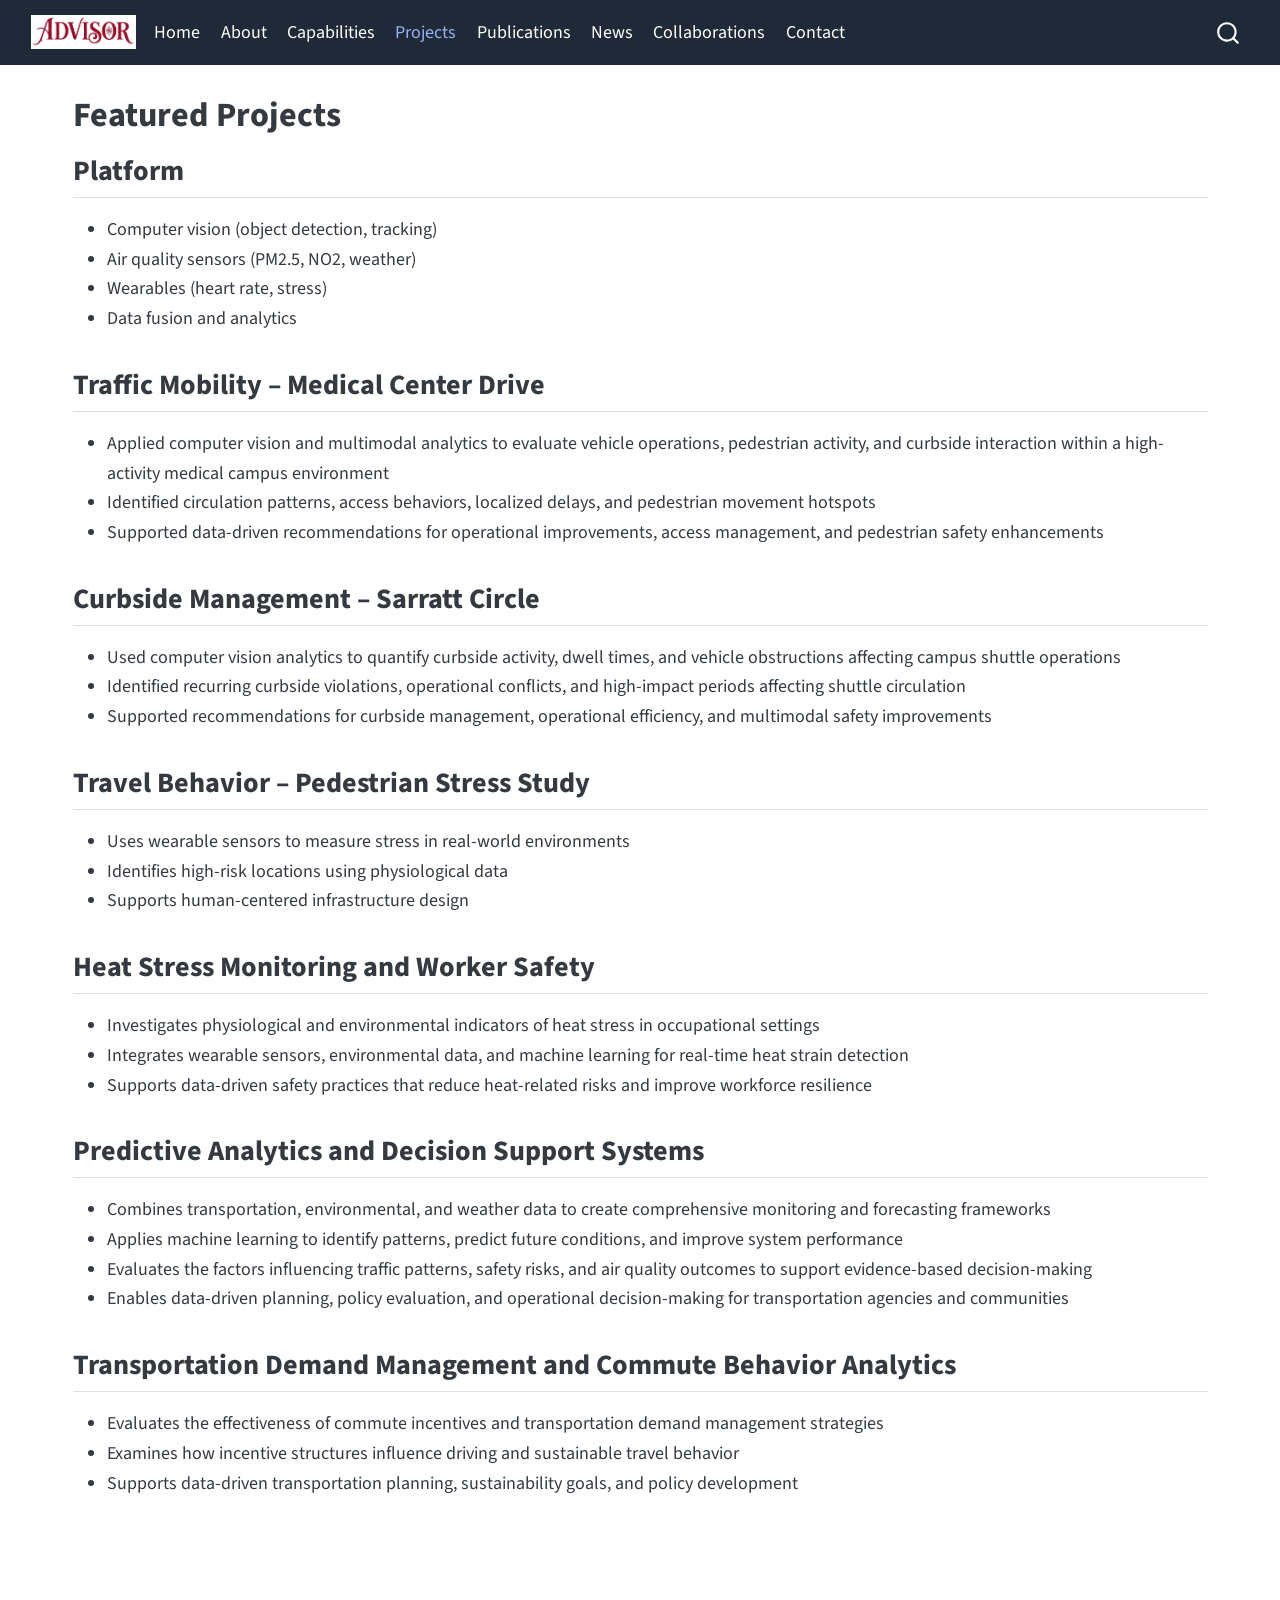
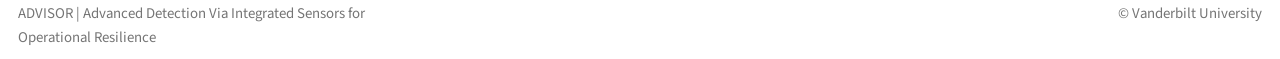
<file: docs/projects.html>
<!DOCTYPE html>
<html xmlns="http://www.w3.org/1999/xhtml" lang="en" xml:lang="en"><head>

<meta charset="utf-8">
<meta name="generator" content="quarto-1.9.38">

<meta name="viewport" content="width=device-width, initial-scale=1.0, user-scalable=yes">


<title>Featured Projects</title>
<style>
/* Default styles provided by pandoc.
** See https://pandoc.org/MANUAL.html#variables-for-html for config info.
*/
code{white-space: pre-wrap;}
span.smallcaps{font-variant: small-caps;}
div.columns{display: flex; gap: min(4vw, 1.5em);}
div.column{flex: auto; overflow-x: auto;}
div.hanging-indent{margin-left: 1.5em; text-indent: -1.5em;}
ul.task-list{list-style: none;}
ul.task-list li input[type="checkbox"] {
  width: 0.8em;
  margin: 0 0.8em 0.2em -1em; /* quarto-specific, see https://github.com/quarto-dev/quarto-cli/issues/4556 */ 
  vertical-align: middle;
}
</style>


<script src="site_libs/quarto-nav/quarto-nav.js"></script>
<script src="site_libs/quarto-nav/headroom.min.js"></script>
<script src="site_libs/clipboard/clipboard.min.js"></script>
<script src="site_libs/quarto-search/autocomplete.umd.js"></script>
<script src="site_libs/quarto-search/fuse.min.js"></script>
<script src="site_libs/quarto-search/quarto-search.js"></script>
<meta name="quarto:offset" content="./">
<script src="site_libs/quarto-html/quarto.js" type="module"></script>
<script src="site_libs/quarto-html/tabsets/tabsets.js" type="module"></script>
<script src="site_libs/quarto-html/popper.min.js"></script>
<script src="site_libs/quarto-html/tippy.umd.min.js"></script>
<script src="site_libs/quarto-html/anchor.min.js"></script>
<link href="site_libs/quarto-html/tippy.css" rel="stylesheet">
<link href="site_libs/quarto-html/quarto-syntax-highlighting-15634bcf2e68342d4ad2dfa704d543f6.css" rel="stylesheet" id="quarto-text-highlighting-styles">
<script src="site_libs/bootstrap/bootstrap.min.js"></script>
<link href="site_libs/bootstrap/bootstrap-icons.css" rel="stylesheet">
<link href="site_libs/bootstrap/bootstrap-b58196a809df750a711bc3bca1b97227.min.css" rel="stylesheet" append-hash="true" id="quarto-bootstrap" data-mode="light">
<script id="quarto-search-options" type="application/json">{
  "location": "navbar",
  "copy-button": false,
  "collapse-after": 3,
  "panel-placement": "end",
  "type": "overlay",
  "limit": 50,
  "keyboard-shortcut": [
    "f",
    "/",
    "s"
  ],
  "show-item-context": false,
  "language": {
    "search-no-results-text": "No results",
    "search-matching-documents-text": "matching documents",
    "search-copy-link-title": "Copy link to search",
    "search-hide-matches-text": "Hide additional matches",
    "search-more-match-text": "more match in this document",
    "search-more-matches-text": "more matches in this document",
    "search-clear-button-title": "Clear",
    "search-text-placeholder": "",
    "search-detached-cancel-button-title": "Cancel",
    "search-submit-button-title": "Submit",
    "search-label": "Search"
  }
}</script>


<link rel="stylesheet" href="styles.css">
</head>

<body class="nav-fixed quarto-light">

<div id="quarto-search-results"></div>
  <header id="quarto-header" class="headroom fixed-top">
    <nav class="navbar navbar-expand-lg " data-bs-theme="dark">
      <div class="navbar-container container-fluid">
      <div class="navbar-brand-container mx-auto">
    <a href="./index.html" class="navbar-brand navbar-brand-logo">
    <img src="./images/advisor-logo.png" alt="" class="navbar-logo light-content">
    <img src="./images/advisor-logo.png" alt="" class="navbar-logo dark-content">
    </a>
  </div>
            <div id="quarto-search" class="" title="Search"></div>
          <button class="navbar-toggler" type="button" data-bs-toggle="collapse" data-bs-target="#navbarCollapse" aria-controls="navbarCollapse" role="menu" aria-expanded="false" aria-label="Toggle navigation" onclick="if (window.quartoToggleHeadroom) { window.quartoToggleHeadroom(); }">
  <span class="navbar-toggler-icon"></span>
</button>
          <div class="collapse navbar-collapse" id="navbarCollapse">
            <ul class="navbar-nav navbar-nav-scroll me-auto">
  <li class="nav-item">
    <a class="nav-link" href="./index.html"> 
<span class="menu-text">Home</span></a>
  </li>  
  <li class="nav-item">
    <a class="nav-link" href="./about.html"> 
<span class="menu-text">About</span></a>
  </li>  
  <li class="nav-item">
    <a class="nav-link" href="./capabilities.html"> 
<span class="menu-text">Capabilities</span></a>
  </li>  
  <li class="nav-item">
    <a class="nav-link active" href="./projects.html" aria-current="page"> 
<span class="menu-text">Projects</span></a>
  </li>  
  <li class="nav-item">
    <a class="nav-link" href="./publications.html"> 
<span class="menu-text">Publications</span></a>
  </li>  
  <li class="nav-item">
    <a class="nav-link" href="./news.html"> 
<span class="menu-text">News</span></a>
  </li>  
  <li class="nav-item">
    <a class="nav-link" href="./collaborations.html"> 
<span class="menu-text">Collaborations</span></a>
  </li>  
  <li class="nav-item">
    <a class="nav-link" href="./contact.html"> 
<span class="menu-text">Contact</span></a>
  </li>  
</ul>
          </div> <!-- /navcollapse -->
            <div class="quarto-navbar-tools">
</div>
      </div> <!-- /container-fluid -->
    </nav>
</header>
<!-- content -->
<div id="quarto-content" class="quarto-container page-columns page-rows-contents page-layout-full page-navbar">
<!-- sidebar -->
<!-- margin-sidebar -->
    
<!-- main -->
<main class="content column-page" id="quarto-document-content">

<header id="title-block-header" class="quarto-title-block default">
<div class="quarto-title">
<h1 class="title">Featured Projects</h1>
</div>



<div class="quarto-title-meta column-page">

    
  
    
  </div>
  


</header>


<section id="platform" class="level2">
<h2 class="anchored" data-anchor-id="platform">Platform</h2>
<ul>
<li>Computer vision (object detection, tracking)</li>
<li>Air quality sensors (PM2.5, NO2, weather)</li>
<li>Wearables (heart rate, stress)</li>
<li>Data fusion and analytics</li>
</ul>
</section>
<section id="traffic-mobility-medical-center-drive" class="level2">
<h2 class="anchored" data-anchor-id="traffic-mobility-medical-center-drive">Traffic Mobility – Medical Center Drive</h2>
<ul>
<li>Applied computer vision and multimodal analytics to evaluate vehicle operations, pedestrian activity, and curbside interaction within a high-activity medical campus environment</li>
<li>Identified circulation patterns, access behaviors, localized delays, and pedestrian movement hotspots</li>
<li>Supported data-driven recommendations for operational improvements, access management, and pedestrian safety enhancements</li>
</ul>
</section>
<section id="curbside-management-sarratt-circle" class="level2">
<h2 class="anchored" data-anchor-id="curbside-management-sarratt-circle">Curbside Management – Sarratt Circle</h2>
<ul>
<li>Used computer vision analytics to quantify curbside activity, dwell times, and vehicle obstructions affecting campus shuttle operations</li>
<li>Identified recurring curbside violations, operational conflicts, and high-impact periods affecting shuttle circulation</li>
<li>Supported recommendations for curbside management, operational efficiency, and multimodal safety improvements</li>
</ul>
</section>
<section id="travel-behavior-pedestrian-stress-study" class="level2">
<h2 class="anchored" data-anchor-id="travel-behavior-pedestrian-stress-study">Travel Behavior – Pedestrian Stress Study</h2>
<ul>
<li>Uses wearable sensors to measure stress in real-world environments</li>
<li>Identifies high-risk locations using physiological data</li>
<li>Supports human-centered infrastructure design</li>
</ul>
</section>
<section id="heat-stress-monitoring-and-worker-safety" class="level2">
<h2 class="anchored" data-anchor-id="heat-stress-monitoring-and-worker-safety">Heat Stress Monitoring and Worker Safety</h2>
<ul>
<li>Investigates physiological and environmental indicators of heat stress in occupational settings</li>
<li>Integrates wearable sensors, environmental data, and machine learning for real-time heat strain detection</li>
<li>Supports data-driven safety practices that reduce heat-related risks and improve workforce resilience</li>
</ul>
</section>
<section id="predictive-analytics-and-decision-support-systems" class="level2">
<h2 class="anchored" data-anchor-id="predictive-analytics-and-decision-support-systems">Predictive Analytics and Decision Support Systems</h2>
<ul>
<li>Combines transportation, environmental, and weather data to create comprehensive monitoring and forecasting frameworks</li>
<li>Applies machine learning to identify patterns, predict future conditions, and improve system performance</li>
<li>Evaluates the factors influencing traffic patterns, safety risks, and air quality outcomes to support evidence-based decision-making</li>
<li>Enables data-driven planning, policy evaluation, and operational decision-making for transportation agencies and communities</li>
</ul>
</section>
<section id="transportation-demand-management-and-commute-behavior-analytics" class="level2">
<h2 class="anchored" data-anchor-id="transportation-demand-management-and-commute-behavior-analytics">Transportation Demand Management and Commute Behavior Analytics</h2>
<ul>
<li>Evaluates the effectiveness of commute incentives and transportation demand management strategies</li>
<li>Examines how incentive structures influence driving and sustainable travel behavior</li>
<li>Supports data-driven transportation planning, sustainability goals, and policy development</li>
</ul>


</section>

</main> <!-- /main -->
<script id="quarto-html-after-body" type="application/javascript">
  window.document.addEventListener("DOMContentLoaded", function (event) {
    const icon = "";
    const anchorJS = new window.AnchorJS();
    anchorJS.options = {
      placement: 'right',
      icon: icon
    };
    anchorJS.add('.anchored');
    const isCodeAnnotation = (el) => {
      for (const clz of el.classList) {
        if (clz.startsWith('code-annotation-')) {                     
          return true;
        }
      }
      return false;
    }
    const onCopySuccess = function(e) {
      // button target
      const button = e.trigger;
      // don't keep focus
      button.blur();
      // flash "checked"
      button.classList.add('code-copy-button-checked');
      var currentTitle = button.getAttribute("title");
      button.setAttribute("title", "Copied!");
      let tooltip;
      if (window.bootstrap) {
        button.setAttribute("data-bs-toggle", "tooltip");
        button.setAttribute("data-bs-placement", "left");
        button.setAttribute("data-bs-title", "Copied!");
        tooltip = new bootstrap.Tooltip(button, 
          { trigger: "manual", 
            customClass: "code-copy-button-tooltip",
            offset: [0, -8]});
        tooltip.show();    
      }
      setTimeout(function() {
        if (tooltip) {
          tooltip.hide();
          button.removeAttribute("data-bs-title");
          button.removeAttribute("data-bs-toggle");
          button.removeAttribute("data-bs-placement");
        }
        button.setAttribute("title", currentTitle);
        button.classList.remove('code-copy-button-checked');
      }, 1000);
      // clear code selection
      e.clearSelection();
    }
    const getTextToCopy = function(trigger) {
      const outerScaffold = trigger.parentElement.cloneNode(true);
      const codeEl = outerScaffold.querySelector('code');
      for (const childEl of codeEl.children) {
        if (isCodeAnnotation(childEl)) {
          childEl.remove();
        }
      }
      return codeEl.innerText;
    }
    const clipboard = new window.ClipboardJS('.code-copy-button:not([data-in-quarto-modal])', {
      text: getTextToCopy
    });
    clipboard.on('success', onCopySuccess);
    if (window.document.getElementById('quarto-embedded-source-code-modal')) {
      const clipboardModal = new window.ClipboardJS('.code-copy-button[data-in-quarto-modal]', {
        text: getTextToCopy,
        container: window.document.getElementById('quarto-embedded-source-code-modal')
      });
      clipboardModal.on('success', onCopySuccess);
    }
      var localhostRegex = new RegExp(/^(?:http|https):\/\/localhost\:?[0-9]*\//);
      var mailtoRegex = new RegExp(/^mailto:/);
        var filterRegex = new RegExp("https:\/\/lab-advisor\.github\.io");
      var isInternal = (href) => {
          return filterRegex.test(href) || localhostRegex.test(href) || mailtoRegex.test(href);
      }
      // Inspect non-navigation links and adorn them if external
     var links = window.document.querySelectorAll('a[href]:not(.nav-link):not(.navbar-brand):not(.toc-action):not(.sidebar-link):not(.sidebar-item-toggle):not(.pagination-link):not(.no-external):not([aria-hidden]):not(.dropdown-item):not(.quarto-navigation-tool):not(.about-link)');
      for (var i=0; i<links.length; i++) {
        const link = links[i];
        if (!isInternal(link.href)) {
          // undo the damage that might have been done by quarto-nav.js in the case of
          // links that we want to consider external
          if (link.dataset.originalHref !== undefined) {
            link.href = link.dataset.originalHref;
          }
        }
      }
    function tippyHover(el, contentFn, onTriggerFn, onUntriggerFn) {
      const config = {
        allowHTML: true,
        maxWidth: 500,
        delay: 100,
        arrow: false,
        appendTo: function(el) {
            return el.parentElement;
        },
        interactive: true,
        interactiveBorder: 10,
        theme: 'quarto',
        placement: 'bottom-start',
      };
      if (contentFn) {
        config.content = contentFn;
      }
      if (onTriggerFn) {
        config.onTrigger = onTriggerFn;
      }
      if (onUntriggerFn) {
        config.onUntrigger = onUntriggerFn;
      }
      window.tippy(el, config); 
    }
    const noterefs = window.document.querySelectorAll('a[role="doc-noteref"]');
    for (var i=0; i<noterefs.length; i++) {
      const ref = noterefs[i];
      tippyHover(ref, function() {
        // use id or data attribute instead here
        let href = ref.getAttribute('data-footnote-href') || ref.getAttribute('href');
        try { href = new URL(href).hash; } catch {}
        const id = href.replace(/^#\/?/, "");
        const note = window.document.getElementById(id);
        if (note) {
          return note.innerHTML;
        } else {
          return "";
        }
      });
    }
    const xrefs = window.document.querySelectorAll('a.quarto-xref');
    const processXRef = (id, note) => {
      // Strip column container classes
      const stripColumnClz = (el) => {
        el.classList.remove("page-full", "page-columns");
        if (el.children) {
          for (const child of el.children) {
            stripColumnClz(child);
          }
        }
      }
      stripColumnClz(note)
      if (id === null || id.startsWith('sec-')) {
        // Special case sections, only their first couple elements
        const container = document.createElement("div");
        if (note.children && note.children.length > 2) {
          container.appendChild(note.children[0].cloneNode(true));
          for (let i = 1; i < note.children.length; i++) {
            const child = note.children[i];
            if (child.tagName === "P" && child.innerText === "") {
              continue;
            } else {
              container.appendChild(child.cloneNode(true));
              break;
            }
          }
          if (window.Quarto?.typesetMath) {
            window.Quarto.typesetMath(container);
          }
          return container.innerHTML
        } else {
          if (window.Quarto?.typesetMath) {
            window.Quarto.typesetMath(note);
          }
          return note.innerHTML;
        }
      } else {
        // Remove any anchor links if they are present
        const anchorLink = note.querySelector('a.anchorjs-link');
        if (anchorLink) {
          anchorLink.remove();
        }
        if (window.Quarto?.typesetMath) {
          window.Quarto.typesetMath(note);
        }
        if (note.classList.contains("callout")) {
          return note.outerHTML;
        } else {
          return note.innerHTML;
        }
      }
    }
    for (var i=0; i<xrefs.length; i++) {
      const xref = xrefs[i];
      tippyHover(xref, undefined, function(instance) {
        instance.disable();
        let url = xref.getAttribute('href');
        let hash = undefined; 
        if (url.startsWith('#')) {
          hash = url;
        } else {
          try { hash = new URL(url).hash; } catch {}
        }
        if (hash) {
          const id = hash.replace(/^#\/?/, "");
          const note = window.document.getElementById(id);
          if (note !== null) {
            try {
              const html = processXRef(id, note.cloneNode(true));
              instance.setContent(html);
            } finally {
              instance.enable();
              instance.show();
            }
          } else {
            // See if we can fetch this
            fetch(url.split('#')[0])
            .then(res => res.text())
            .then(html => {
              const parser = new DOMParser();
              const htmlDoc = parser.parseFromString(html, "text/html");
              const note = htmlDoc.getElementById(id);
              if (note !== null) {
                const html = processXRef(id, note);
                instance.setContent(html);
              } 
            }).finally(() => {
              instance.enable();
              instance.show();
            });
          }
        } else {
          // See if we can fetch a full url (with no hash to target)
          // This is a special case and we should probably do some content thinning / targeting
          fetch(url)
          .then(res => res.text())
          .then(html => {
            const parser = new DOMParser();
            const htmlDoc = parser.parseFromString(html, "text/html");
            const note = htmlDoc.querySelector('main.content');
            if (note !== null) {
              // This should only happen for chapter cross references
              // (since there is no id in the URL)
              // remove the first header
              if (note.children.length > 0 && note.children[0].tagName === "HEADER") {
                note.children[0].remove();
              }
              const html = processXRef(null, note);
              instance.setContent(html);
            } 
          }).finally(() => {
            instance.enable();
            instance.show();
          });
        }
      }, function(instance) {
      });
    }
        let selectedAnnoteEl;
        const selectorForAnnotation = ( cell, annotation) => {
          let cellAttr = 'data-code-cell="' + cell + '"';
          let lineAttr = 'data-code-annotation="' +  annotation + '"';
          const selector = 'span[' + cellAttr + '][' + lineAttr + ']';
          return selector;
        }
        const selectCodeLines = (annoteEl) => {
          const doc = window.document;
          const targetCell = annoteEl.getAttribute("data-target-cell");
          const targetAnnotation = annoteEl.getAttribute("data-target-annotation");
          const annoteSpan = window.document.querySelector(selectorForAnnotation(targetCell, targetAnnotation));
          const lines = annoteSpan.getAttribute("data-code-lines").split(",");
          const lineIds = lines.map((line) => {
            return targetCell + "-" + line;
          })
          let top = null;
          let height = null;
          let parent = null;
          if (lineIds.length > 0) {
              //compute the position of the single el (top and bottom and make a div)
              const el = window.document.getElementById(lineIds[0]);
              top = el.offsetTop;
              height = el.offsetHeight;
              parent = el.parentElement.parentElement;
            if (lineIds.length > 1) {
              const lastEl = window.document.getElementById(lineIds[lineIds.length - 1]);
              const bottom = lastEl.offsetTop + lastEl.offsetHeight;
              height = bottom - top;
            }
            if (top !== null && height !== null && parent !== null) {
              // cook up a div (if necessary) and position it 
              let div = window.document.getElementById("code-annotation-line-highlight");
              if (div === null) {
                div = window.document.createElement("div");
                div.setAttribute("id", "code-annotation-line-highlight");
                div.style.position = 'absolute';
                parent.appendChild(div);
              }
              div.style.top = top - 2 + "px";
              div.style.height = height + 4 + "px";
              div.style.left = 0;
              let gutterDiv = window.document.getElementById("code-annotation-line-highlight-gutter");
              if (gutterDiv === null) {
                gutterDiv = window.document.createElement("div");
                gutterDiv.setAttribute("id", "code-annotation-line-highlight-gutter");
                gutterDiv.style.position = 'absolute';
                const codeCell = window.document.getElementById(targetCell);
                const gutter = codeCell.querySelector('.code-annotation-gutter');
                gutter.appendChild(gutterDiv);
              }
              gutterDiv.style.top = top - 2 + "px";
              gutterDiv.style.height = height + 4 + "px";
            }
            selectedAnnoteEl = annoteEl;
          }
        };
        const unselectCodeLines = () => {
          const elementsIds = ["code-annotation-line-highlight", "code-annotation-line-highlight-gutter"];
          elementsIds.forEach((elId) => {
            const div = window.document.getElementById(elId);
            if (div) {
              div.remove();
            }
          });
          selectedAnnoteEl = undefined;
        };
          // Handle positioning of the toggle
      window.addEventListener(
        "resize",
        throttle(() => {
          elRect = undefined;
          if (selectedAnnoteEl) {
            selectCodeLines(selectedAnnoteEl);
          }
        }, 10)
      );
      function throttle(fn, ms) {
      let throttle = false;
      let timer;
        return (...args) => {
          if(!throttle) { // first call gets through
              fn.apply(this, args);
              throttle = true;
          } else { // all the others get throttled
              if(timer) clearTimeout(timer); // cancel #2
              timer = setTimeout(() => {
                fn.apply(this, args);
                timer = throttle = false;
              }, ms);
          }
        };
      }
        // Attach click handler to the DT
        const annoteDls = window.document.querySelectorAll('dt[data-target-cell]');
        for (const annoteDlNode of annoteDls) {
          annoteDlNode.addEventListener('click', (event) => {
            const clickedEl = event.target;
            if (clickedEl !== selectedAnnoteEl) {
              unselectCodeLines();
              const activeEl = window.document.querySelector('dt[data-target-cell].code-annotation-active');
              if (activeEl) {
                activeEl.classList.remove('code-annotation-active');
              }
              selectCodeLines(clickedEl);
              clickedEl.classList.add('code-annotation-active');
            } else {
              // Unselect the line
              unselectCodeLines();
              clickedEl.classList.remove('code-annotation-active');
            }
          });
        }
    const findCites = (el) => {
      const parentEl = el.parentElement;
      if (parentEl) {
        const cites = parentEl.dataset.cites;
        if (cites) {
          return {
            el,
            cites: cites.split(' ')
          };
        } else {
          return findCites(el.parentElement)
        }
      } else {
        return undefined;
      }
    };
    var bibliorefs = window.document.querySelectorAll('a[role="doc-biblioref"]');
    for (var i=0; i<bibliorefs.length; i++) {
      const ref = bibliorefs[i];
      const citeInfo = findCites(ref);
      if (citeInfo) {
        tippyHover(citeInfo.el, function() {
          var popup = window.document.createElement('div');
          citeInfo.cites.forEach(function(cite) {
            var citeDiv = window.document.createElement('div');
            citeDiv.classList.add('hanging-indent');
            citeDiv.classList.add('csl-entry');
            var biblioDiv = window.document.getElementById('ref-' + cite);
            if (biblioDiv) {
              citeDiv.innerHTML = biblioDiv.innerHTML;
            }
            popup.appendChild(citeDiv);
          });
          return popup.innerHTML;
        });
      }
    }
  });
  </script>
</div> <!-- /content -->
<footer class="footer">
  <div class="nav-footer">
    <div class="nav-footer-left">
<p>ADVISOR | Advanced Detection Via Integrated Sensors for Operational Resilience</p>
</div>   
    <div class="nav-footer-center">
      &nbsp;
    </div>
    <div class="nav-footer-right">
<p>© Vanderbilt University</p>
</div>
  </div>
</footer>




</body></html>
</file>
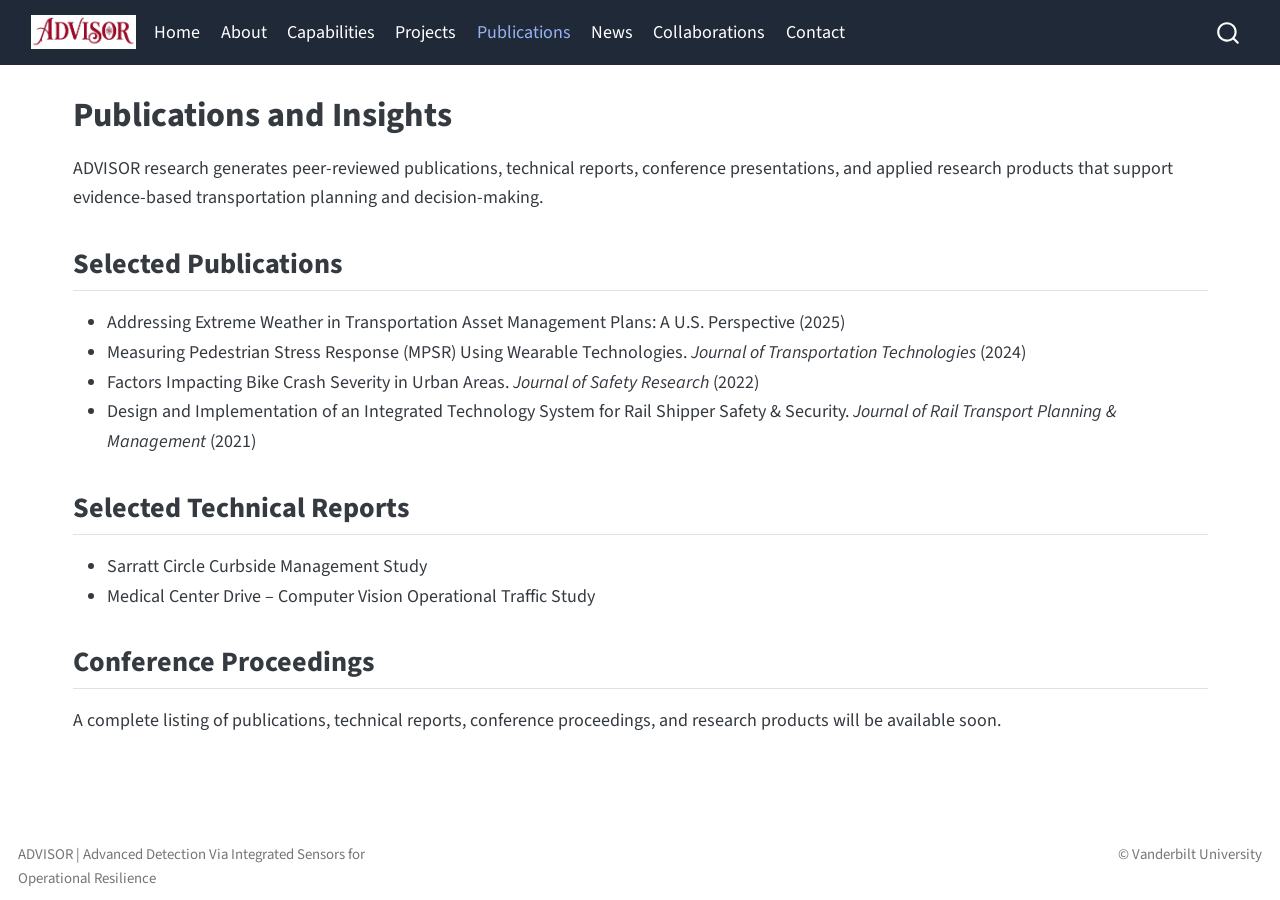
<file: docs/publications.html>
<!DOCTYPE html>
<html xmlns="http://www.w3.org/1999/xhtml" lang="en" xml:lang="en"><head>

<meta charset="utf-8">
<meta name="generator" content="quarto-1.9.38">

<meta name="viewport" content="width=device-width, initial-scale=1.0, user-scalable=yes">


<title>Publications and Insights</title>
<style>
/* Default styles provided by pandoc.
** See https://pandoc.org/MANUAL.html#variables-for-html for config info.
*/
code{white-space: pre-wrap;}
span.smallcaps{font-variant: small-caps;}
div.columns{display: flex; gap: min(4vw, 1.5em);}
div.column{flex: auto; overflow-x: auto;}
div.hanging-indent{margin-left: 1.5em; text-indent: -1.5em;}
ul.task-list{list-style: none;}
ul.task-list li input[type="checkbox"] {
  width: 0.8em;
  margin: 0 0.8em 0.2em -1em; /* quarto-specific, see https://github.com/quarto-dev/quarto-cli/issues/4556 */ 
  vertical-align: middle;
}
</style>


<script src="site_libs/quarto-nav/quarto-nav.js"></script>
<script src="site_libs/quarto-nav/headroom.min.js"></script>
<script src="site_libs/clipboard/clipboard.min.js"></script>
<script src="site_libs/quarto-search/autocomplete.umd.js"></script>
<script src="site_libs/quarto-search/fuse.min.js"></script>
<script src="site_libs/quarto-search/quarto-search.js"></script>
<meta name="quarto:offset" content="./">
<script src="site_libs/quarto-html/quarto.js" type="module"></script>
<script src="site_libs/quarto-html/tabsets/tabsets.js" type="module"></script>
<script src="site_libs/quarto-html/popper.min.js"></script>
<script src="site_libs/quarto-html/tippy.umd.min.js"></script>
<script src="site_libs/quarto-html/anchor.min.js"></script>
<link href="site_libs/quarto-html/tippy.css" rel="stylesheet">
<link href="site_libs/quarto-html/quarto-syntax-highlighting-15634bcf2e68342d4ad2dfa704d543f6.css" rel="stylesheet" id="quarto-text-highlighting-styles">
<script src="site_libs/bootstrap/bootstrap.min.js"></script>
<link href="site_libs/bootstrap/bootstrap-icons.css" rel="stylesheet">
<link href="site_libs/bootstrap/bootstrap-b58196a809df750a711bc3bca1b97227.min.css" rel="stylesheet" append-hash="true" id="quarto-bootstrap" data-mode="light">
<script id="quarto-search-options" type="application/json">{
  "location": "navbar",
  "copy-button": false,
  "collapse-after": 3,
  "panel-placement": "end",
  "type": "overlay",
  "limit": 50,
  "keyboard-shortcut": [
    "f",
    "/",
    "s"
  ],
  "show-item-context": false,
  "language": {
    "search-no-results-text": "No results",
    "search-matching-documents-text": "matching documents",
    "search-copy-link-title": "Copy link to search",
    "search-hide-matches-text": "Hide additional matches",
    "search-more-match-text": "more match in this document",
    "search-more-matches-text": "more matches in this document",
    "search-clear-button-title": "Clear",
    "search-text-placeholder": "",
    "search-detached-cancel-button-title": "Cancel",
    "search-submit-button-title": "Submit",
    "search-label": "Search"
  }
}</script>


<link rel="stylesheet" href="styles.css">
</head>

<body class="nav-fixed quarto-light">

<div id="quarto-search-results"></div>
  <header id="quarto-header" class="headroom fixed-top">
    <nav class="navbar navbar-expand-lg " data-bs-theme="dark">
      <div class="navbar-container container-fluid">
      <div class="navbar-brand-container mx-auto">
    <a href="./index.html" class="navbar-brand navbar-brand-logo">
    <img src="./images/advisor-logo.png" alt="" class="navbar-logo light-content">
    <img src="./images/advisor-logo.png" alt="" class="navbar-logo dark-content">
    </a>
  </div>
            <div id="quarto-search" class="" title="Search"></div>
          <button class="navbar-toggler" type="button" data-bs-toggle="collapse" data-bs-target="#navbarCollapse" aria-controls="navbarCollapse" role="menu" aria-expanded="false" aria-label="Toggle navigation" onclick="if (window.quartoToggleHeadroom) { window.quartoToggleHeadroom(); }">
  <span class="navbar-toggler-icon"></span>
</button>
          <div class="collapse navbar-collapse" id="navbarCollapse">
            <ul class="navbar-nav navbar-nav-scroll me-auto">
  <li class="nav-item">
    <a class="nav-link" href="./index.html"> 
<span class="menu-text">Home</span></a>
  </li>  
  <li class="nav-item">
    <a class="nav-link" href="./about.html"> 
<span class="menu-text">About</span></a>
  </li>  
  <li class="nav-item">
    <a class="nav-link" href="./capabilities.html"> 
<span class="menu-text">Capabilities</span></a>
  </li>  
  <li class="nav-item">
    <a class="nav-link" href="./projects.html"> 
<span class="menu-text">Projects</span></a>
  </li>  
  <li class="nav-item">
    <a class="nav-link active" href="./publications.html" aria-current="page"> 
<span class="menu-text">Publications</span></a>
  </li>  
  <li class="nav-item">
    <a class="nav-link" href="./news.html"> 
<span class="menu-text">News</span></a>
  </li>  
  <li class="nav-item">
    <a class="nav-link" href="./collaborations.html"> 
<span class="menu-text">Collaborations</span></a>
  </li>  
  <li class="nav-item">
    <a class="nav-link" href="./contact.html"> 
<span class="menu-text">Contact</span></a>
  </li>  
</ul>
          </div> <!-- /navcollapse -->
            <div class="quarto-navbar-tools">
</div>
      </div> <!-- /container-fluid -->
    </nav>
</header>
<!-- content -->
<div id="quarto-content" class="quarto-container page-columns page-rows-contents page-layout-full page-navbar">
<!-- sidebar -->
<!-- margin-sidebar -->
    
<!-- main -->
<main class="content column-page" id="quarto-document-content">

<header id="title-block-header" class="quarto-title-block default">
<div class="quarto-title">
<h1 class="title">Publications and Insights</h1>
</div>



<div class="quarto-title-meta column-page">

    
  
    
  </div>
  


</header>


<p>ADVISOR research generates peer-reviewed publications, technical reports, conference presentations, and applied research products that support evidence-based transportation planning and decision-making.</p>
<section id="selected-publications" class="level2">
<h2 class="anchored" data-anchor-id="selected-publications">Selected Publications</h2>
<ul>
<li>Addressing Extreme Weather in Transportation Asset Management Plans: A U.S. Perspective (2025)</li>
<li>Measuring Pedestrian Stress Response (MPSR) Using Wearable Technologies. <em>Journal of Transportation Technologies</em> (2024)</li>
<li>Factors Impacting Bike Crash Severity in Urban Areas. <em>Journal of Safety Research</em> (2022)</li>
<li>Design and Implementation of an Integrated Technology System for Rail Shipper Safety &amp; Security. <em>Journal of Rail Transport Planning &amp; Management</em> (2021)</li>
</ul>
</section>
<section id="selected-technical-reports" class="level2">
<h2 class="anchored" data-anchor-id="selected-technical-reports">Selected Technical Reports</h2>
<ul>
<li>Sarratt Circle Curbside Management Study</li>
<li>Medical Center Drive – Computer Vision Operational Traffic Study</li>
</ul>
</section>
<section id="conference-proceedings" class="level2">
<h2 class="anchored" data-anchor-id="conference-proceedings">Conference Proceedings</h2>
<p>A complete listing of publications, technical reports, conference proceedings, and research products will be available soon.</p>


</section>

</main> <!-- /main -->
<script id="quarto-html-after-body" type="application/javascript">
  window.document.addEventListener("DOMContentLoaded", function (event) {
    const icon = "";
    const anchorJS = new window.AnchorJS();
    anchorJS.options = {
      placement: 'right',
      icon: icon
    };
    anchorJS.add('.anchored');
    const isCodeAnnotation = (el) => {
      for (const clz of el.classList) {
        if (clz.startsWith('code-annotation-')) {                     
          return true;
        }
      }
      return false;
    }
    const onCopySuccess = function(e) {
      // button target
      const button = e.trigger;
      // don't keep focus
      button.blur();
      // flash "checked"
      button.classList.add('code-copy-button-checked');
      var currentTitle = button.getAttribute("title");
      button.setAttribute("title", "Copied!");
      let tooltip;
      if (window.bootstrap) {
        button.setAttribute("data-bs-toggle", "tooltip");
        button.setAttribute("data-bs-placement", "left");
        button.setAttribute("data-bs-title", "Copied!");
        tooltip = new bootstrap.Tooltip(button, 
          { trigger: "manual", 
            customClass: "code-copy-button-tooltip",
            offset: [0, -8]});
        tooltip.show();    
      }
      setTimeout(function() {
        if (tooltip) {
          tooltip.hide();
          button.removeAttribute("data-bs-title");
          button.removeAttribute("data-bs-toggle");
          button.removeAttribute("data-bs-placement");
        }
        button.setAttribute("title", currentTitle);
        button.classList.remove('code-copy-button-checked');
      }, 1000);
      // clear code selection
      e.clearSelection();
    }
    const getTextToCopy = function(trigger) {
      const outerScaffold = trigger.parentElement.cloneNode(true);
      const codeEl = outerScaffold.querySelector('code');
      for (const childEl of codeEl.children) {
        if (isCodeAnnotation(childEl)) {
          childEl.remove();
        }
      }
      return codeEl.innerText;
    }
    const clipboard = new window.ClipboardJS('.code-copy-button:not([data-in-quarto-modal])', {
      text: getTextToCopy
    });
    clipboard.on('success', onCopySuccess);
    if (window.document.getElementById('quarto-embedded-source-code-modal')) {
      const clipboardModal = new window.ClipboardJS('.code-copy-button[data-in-quarto-modal]', {
        text: getTextToCopy,
        container: window.document.getElementById('quarto-embedded-source-code-modal')
      });
      clipboardModal.on('success', onCopySuccess);
    }
      var localhostRegex = new RegExp(/^(?:http|https):\/\/localhost\:?[0-9]*\//);
      var mailtoRegex = new RegExp(/^mailto:/);
        var filterRegex = new RegExp("https:\/\/lab-advisor\.github\.io");
      var isInternal = (href) => {
          return filterRegex.test(href) || localhostRegex.test(href) || mailtoRegex.test(href);
      }
      // Inspect non-navigation links and adorn them if external
     var links = window.document.querySelectorAll('a[href]:not(.nav-link):not(.navbar-brand):not(.toc-action):not(.sidebar-link):not(.sidebar-item-toggle):not(.pagination-link):not(.no-external):not([aria-hidden]):not(.dropdown-item):not(.quarto-navigation-tool):not(.about-link)');
      for (var i=0; i<links.length; i++) {
        const link = links[i];
        if (!isInternal(link.href)) {
          // undo the damage that might have been done by quarto-nav.js in the case of
          // links that we want to consider external
          if (link.dataset.originalHref !== undefined) {
            link.href = link.dataset.originalHref;
          }
        }
      }
    function tippyHover(el, contentFn, onTriggerFn, onUntriggerFn) {
      const config = {
        allowHTML: true,
        maxWidth: 500,
        delay: 100,
        arrow: false,
        appendTo: function(el) {
            return el.parentElement;
        },
        interactive: true,
        interactiveBorder: 10,
        theme: 'quarto',
        placement: 'bottom-start',
      };
      if (contentFn) {
        config.content = contentFn;
      }
      if (onTriggerFn) {
        config.onTrigger = onTriggerFn;
      }
      if (onUntriggerFn) {
        config.onUntrigger = onUntriggerFn;
      }
      window.tippy(el, config); 
    }
    const noterefs = window.document.querySelectorAll('a[role="doc-noteref"]');
    for (var i=0; i<noterefs.length; i++) {
      const ref = noterefs[i];
      tippyHover(ref, function() {
        // use id or data attribute instead here
        let href = ref.getAttribute('data-footnote-href') || ref.getAttribute('href');
        try { href = new URL(href).hash; } catch {}
        const id = href.replace(/^#\/?/, "");
        const note = window.document.getElementById(id);
        if (note) {
          return note.innerHTML;
        } else {
          return "";
        }
      });
    }
    const xrefs = window.document.querySelectorAll('a.quarto-xref');
    const processXRef = (id, note) => {
      // Strip column container classes
      const stripColumnClz = (el) => {
        el.classList.remove("page-full", "page-columns");
        if (el.children) {
          for (const child of el.children) {
            stripColumnClz(child);
          }
        }
      }
      stripColumnClz(note)
      if (id === null || id.startsWith('sec-')) {
        // Special case sections, only their first couple elements
        const container = document.createElement("div");
        if (note.children && note.children.length > 2) {
          container.appendChild(note.children[0].cloneNode(true));
          for (let i = 1; i < note.children.length; i++) {
            const child = note.children[i];
            if (child.tagName === "P" && child.innerText === "") {
              continue;
            } else {
              container.appendChild(child.cloneNode(true));
              break;
            }
          }
          if (window.Quarto?.typesetMath) {
            window.Quarto.typesetMath(container);
          }
          return container.innerHTML
        } else {
          if (window.Quarto?.typesetMath) {
            window.Quarto.typesetMath(note);
          }
          return note.innerHTML;
        }
      } else {
        // Remove any anchor links if they are present
        const anchorLink = note.querySelector('a.anchorjs-link');
        if (anchorLink) {
          anchorLink.remove();
        }
        if (window.Quarto?.typesetMath) {
          window.Quarto.typesetMath(note);
        }
        if (note.classList.contains("callout")) {
          return note.outerHTML;
        } else {
          return note.innerHTML;
        }
      }
    }
    for (var i=0; i<xrefs.length; i++) {
      const xref = xrefs[i];
      tippyHover(xref, undefined, function(instance) {
        instance.disable();
        let url = xref.getAttribute('href');
        let hash = undefined; 
        if (url.startsWith('#')) {
          hash = url;
        } else {
          try { hash = new URL(url).hash; } catch {}
        }
        if (hash) {
          const id = hash.replace(/^#\/?/, "");
          const note = window.document.getElementById(id);
          if (note !== null) {
            try {
              const html = processXRef(id, note.cloneNode(true));
              instance.setContent(html);
            } finally {
              instance.enable();
              instance.show();
            }
          } else {
            // See if we can fetch this
            fetch(url.split('#')[0])
            .then(res => res.text())
            .then(html => {
              const parser = new DOMParser();
              const htmlDoc = parser.parseFromString(html, "text/html");
              const note = htmlDoc.getElementById(id);
              if (note !== null) {
                const html = processXRef(id, note);
                instance.setContent(html);
              } 
            }).finally(() => {
              instance.enable();
              instance.show();
            });
          }
        } else {
          // See if we can fetch a full url (with no hash to target)
          // This is a special case and we should probably do some content thinning / targeting
          fetch(url)
          .then(res => res.text())
          .then(html => {
            const parser = new DOMParser();
            const htmlDoc = parser.parseFromString(html, "text/html");
            const note = htmlDoc.querySelector('main.content');
            if (note !== null) {
              // This should only happen for chapter cross references
              // (since there is no id in the URL)
              // remove the first header
              if (note.children.length > 0 && note.children[0].tagName === "HEADER") {
                note.children[0].remove();
              }
              const html = processXRef(null, note);
              instance.setContent(html);
            } 
          }).finally(() => {
            instance.enable();
            instance.show();
          });
        }
      }, function(instance) {
      });
    }
        let selectedAnnoteEl;
        const selectorForAnnotation = ( cell, annotation) => {
          let cellAttr = 'data-code-cell="' + cell + '"';
          let lineAttr = 'data-code-annotation="' +  annotation + '"';
          const selector = 'span[' + cellAttr + '][' + lineAttr + ']';
          return selector;
        }
        const selectCodeLines = (annoteEl) => {
          const doc = window.document;
          const targetCell = annoteEl.getAttribute("data-target-cell");
          const targetAnnotation = annoteEl.getAttribute("data-target-annotation");
          const annoteSpan = window.document.querySelector(selectorForAnnotation(targetCell, targetAnnotation));
          const lines = annoteSpan.getAttribute("data-code-lines").split(",");
          const lineIds = lines.map((line) => {
            return targetCell + "-" + line;
          })
          let top = null;
          let height = null;
          let parent = null;
          if (lineIds.length > 0) {
              //compute the position of the single el (top and bottom and make a div)
              const el = window.document.getElementById(lineIds[0]);
              top = el.offsetTop;
              height = el.offsetHeight;
              parent = el.parentElement.parentElement;
            if (lineIds.length > 1) {
              const lastEl = window.document.getElementById(lineIds[lineIds.length - 1]);
              const bottom = lastEl.offsetTop + lastEl.offsetHeight;
              height = bottom - top;
            }
            if (top !== null && height !== null && parent !== null) {
              // cook up a div (if necessary) and position it 
              let div = window.document.getElementById("code-annotation-line-highlight");
              if (div === null) {
                div = window.document.createElement("div");
                div.setAttribute("id", "code-annotation-line-highlight");
                div.style.position = 'absolute';
                parent.appendChild(div);
              }
              div.style.top = top - 2 + "px";
              div.style.height = height + 4 + "px";
              div.style.left = 0;
              let gutterDiv = window.document.getElementById("code-annotation-line-highlight-gutter");
              if (gutterDiv === null) {
                gutterDiv = window.document.createElement("div");
                gutterDiv.setAttribute("id", "code-annotation-line-highlight-gutter");
                gutterDiv.style.position = 'absolute';
                const codeCell = window.document.getElementById(targetCell);
                const gutter = codeCell.querySelector('.code-annotation-gutter');
                gutter.appendChild(gutterDiv);
              }
              gutterDiv.style.top = top - 2 + "px";
              gutterDiv.style.height = height + 4 + "px";
            }
            selectedAnnoteEl = annoteEl;
          }
        };
        const unselectCodeLines = () => {
          const elementsIds = ["code-annotation-line-highlight", "code-annotation-line-highlight-gutter"];
          elementsIds.forEach((elId) => {
            const div = window.document.getElementById(elId);
            if (div) {
              div.remove();
            }
          });
          selectedAnnoteEl = undefined;
        };
          // Handle positioning of the toggle
      window.addEventListener(
        "resize",
        throttle(() => {
          elRect = undefined;
          if (selectedAnnoteEl) {
            selectCodeLines(selectedAnnoteEl);
          }
        }, 10)
      );
      function throttle(fn, ms) {
      let throttle = false;
      let timer;
        return (...args) => {
          if(!throttle) { // first call gets through
              fn.apply(this, args);
              throttle = true;
          } else { // all the others get throttled
              if(timer) clearTimeout(timer); // cancel #2
              timer = setTimeout(() => {
                fn.apply(this, args);
                timer = throttle = false;
              }, ms);
          }
        };
      }
        // Attach click handler to the DT
        const annoteDls = window.document.querySelectorAll('dt[data-target-cell]');
        for (const annoteDlNode of annoteDls) {
          annoteDlNode.addEventListener('click', (event) => {
            const clickedEl = event.target;
            if (clickedEl !== selectedAnnoteEl) {
              unselectCodeLines();
              const activeEl = window.document.querySelector('dt[data-target-cell].code-annotation-active');
              if (activeEl) {
                activeEl.classList.remove('code-annotation-active');
              }
              selectCodeLines(clickedEl);
              clickedEl.classList.add('code-annotation-active');
            } else {
              // Unselect the line
              unselectCodeLines();
              clickedEl.classList.remove('code-annotation-active');
            }
          });
        }
    const findCites = (el) => {
      const parentEl = el.parentElement;
      if (parentEl) {
        const cites = parentEl.dataset.cites;
        if (cites) {
          return {
            el,
            cites: cites.split(' ')
          };
        } else {
          return findCites(el.parentElement)
        }
      } else {
        return undefined;
      }
    };
    var bibliorefs = window.document.querySelectorAll('a[role="doc-biblioref"]');
    for (var i=0; i<bibliorefs.length; i++) {
      const ref = bibliorefs[i];
      const citeInfo = findCites(ref);
      if (citeInfo) {
        tippyHover(citeInfo.el, function() {
          var popup = window.document.createElement('div');
          citeInfo.cites.forEach(function(cite) {
            var citeDiv = window.document.createElement('div');
            citeDiv.classList.add('hanging-indent');
            citeDiv.classList.add('csl-entry');
            var biblioDiv = window.document.getElementById('ref-' + cite);
            if (biblioDiv) {
              citeDiv.innerHTML = biblioDiv.innerHTML;
            }
            popup.appendChild(citeDiv);
          });
          return popup.innerHTML;
        });
      }
    }
  });
  </script>
</div> <!-- /content -->
<footer class="footer">
  <div class="nav-footer">
    <div class="nav-footer-left">
<p>ADVISOR | Advanced Detection Via Integrated Sensors for Operational Resilience</p>
</div>   
    <div class="nav-footer-center">
      &nbsp;
    </div>
    <div class="nav-footer-right">
<p>© Vanderbilt University</p>
</div>
  </div>
</footer>




</body></html>
</file>
<file: docs/site_libs/quarto-html/tippy.css>
.tippy-box[data-animation=fade][data-state=hidden]{opacity:0}[data-tippy-root]{max-width:calc(100vw - 10px)}.tippy-box{position:relative;background-color:#333;color:#fff;border-radius:4px;font-size:14px;line-height:1.4;white-space:normal;outline:0;transition-property:transform,visibility,opacity}.tippy-box[data-placement^=top]>.tippy-arrow{bottom:0}.tippy-box[data-placement^=top]>.tippy-arrow:before{bottom:-7px;left:0;border-width:8px 8px 0;border-top-color:initial;transform-origin:center top}.tippy-box[data-placement^=bottom]>.tippy-arrow{top:0}.tippy-box[data-placement^=bottom]>.tippy-arrow:before{top:-7px;left:0;border-width:0 8px 8px;border-bottom-color:initial;transform-origin:center bottom}.tippy-box[data-placement^=left]>.tippy-arrow{right:0}.tippy-box[data-placement^=left]>.tippy-arrow:before{border-width:8px 0 8px 8px;border-left-color:initial;right:-7px;transform-origin:center left}.tippy-box[data-placement^=right]>.tippy-arrow{left:0}.tippy-box[data-placement^=right]>.tippy-arrow:before{left:-7px;border-width:8px 8px 8px 0;border-right-color:initial;transform-origin:center right}.tippy-box[data-inertia][data-state=visible]{transition-timing-function:cubic-bezier(.54,1.5,.38,1.11)}.tippy-arrow{width:16px;height:16px;color:#333}.tippy-arrow:before{content:"";position:absolute;border-color:transparent;border-style:solid}.tippy-content{position:relative;padding:5px 9px;z-index:1}
</file>
<file: docs/site_libs/quarto-html/quarto-syntax-highlighting-15634bcf2e68342d4ad2dfa704d543f6.css>
/* quarto syntax highlight colors */
:root {
  --quarto-hl-ot-color: #003B4F;
  --quarto-hl-at-color: #657422;
  --quarto-hl-ss-color: #20794D;
  --quarto-hl-an-color: #5E5E5E;
  --quarto-hl-fu-color: #4758AB;
  --quarto-hl-st-color: #20794D;
  --quarto-hl-cf-color: #003B4F;
  --quarto-hl-op-color: #5E5E5E;
  --quarto-hl-er-color: #AD0000;
  --quarto-hl-bn-color: #AD0000;
  --quarto-hl-al-color: #AD0000;
  --quarto-hl-va-color: #111111;
  --quarto-hl-bu-color: inherit;
  --quarto-hl-ex-color: inherit;
  --quarto-hl-pp-color: #AD0000;
  --quarto-hl-in-color: #5E5E5E;
  --quarto-hl-vs-color: #20794D;
  --quarto-hl-wa-color: #5E5E5E;
  --quarto-hl-do-color: #5E5E5E;
  --quarto-hl-im-color: #00769E;
  --quarto-hl-ch-color: #20794D;
  --quarto-hl-dt-color: #AD0000;
  --quarto-hl-fl-color: #AD0000;
  --quarto-hl-co-color: #5E5E5E;
  --quarto-hl-cv-color: #5E5E5E;
  --quarto-hl-cn-color: #8f5902;
  --quarto-hl-sc-color: #5E5E5E;
  --quarto-hl-dv-color: #AD0000;
  --quarto-hl-kw-color: #003B4F;
}

/* other quarto variables */
:root {
  --quarto-font-monospace: SFMono-Regular, Menlo, Monaco, Consolas, "Liberation Mono", "Courier New", monospace;
}

/* syntax highlight based on Pandoc's rules */
pre > code.sourceCode > span {
  color: #003B4F;
}

code.sourceCode > span {
  color: #003B4F;
}

div.sourceCode,
div.sourceCode pre.sourceCode {
  color: #003B4F;
}

/* Normal */
code span {
  color: #003B4F;
}

/* Alert */
code span.al {
  color: #AD0000;
  font-style: inherit;
}

/* Annotation */
code span.an {
  color: #5E5E5E;
  font-style: inherit;
}

/* Attribute */
code span.at {
  color: #657422;
  font-style: inherit;
}

/* BaseN */
code span.bn {
  color: #AD0000;
  font-style: inherit;
}

/* BuiltIn */
code span.bu {
  font-style: inherit;
}

/* ControlFlow */
code span.cf {
  color: #003B4F;
  font-weight: bold;
  font-style: inherit;
}

/* Char */
code span.ch {
  color: #20794D;
  font-style: inherit;
}

/* Constant */
code span.cn {
  color: #8f5902;
  font-style: inherit;
}

/* Comment */
code span.co {
  color: #5E5E5E;
  font-style: inherit;
}

/* CommentVar */
code span.cv {
  color: #5E5E5E;
  font-style: italic;
}

/* Documentation */
code span.do {
  color: #5E5E5E;
  font-style: italic;
}

/* DataType */
code span.dt {
  color: #AD0000;
  font-style: inherit;
}

/* DecVal */
code span.dv {
  color: #AD0000;
  font-style: inherit;
}

/* Error */
code span.er {
  color: #AD0000;
  font-style: inherit;
}

/* Extension */
code span.ex {
  font-style: inherit;
}

/* Float */
code span.fl {
  color: #AD0000;
  font-style: inherit;
}

/* Function */
code span.fu {
  color: #4758AB;
  font-style: inherit;
}

/* Import */
code span.im {
  color: #00769E;
  font-style: inherit;
}

/* Information */
code span.in {
  color: #5E5E5E;
  font-style: inherit;
}

/* Keyword */
code span.kw {
  color: #003B4F;
  font-weight: bold;
  font-style: inherit;
}

/* Operator */
code span.op {
  color: #5E5E5E;
  font-style: inherit;
}

/* Other */
code span.ot {
  color: #003B4F;
  font-style: inherit;
}

/* Preprocessor */
code span.pp {
  color: #AD0000;
  font-style: inherit;
}

/* SpecialChar */
code span.sc {
  color: #5E5E5E;
  font-style: inherit;
}

/* SpecialString */
code span.ss {
  color: #20794D;
  font-style: inherit;
}

/* String */
code span.st {
  color: #20794D;
  font-style: inherit;
}

/* Variable */
code span.va {
  color: #111111;
  font-style: inherit;
}

/* VerbatimString */
code span.vs {
  color: #20794D;
  font-style: inherit;
}

/* Warning */
code span.wa {
  color: #5E5E5E;
  font-style: italic;
}

.prevent-inlining {
  content: "</";
}

/*# sourceMappingURL=f23921c56f73e400b49028c9186a1aa0.css.map */
</file>
<file: docs/styles.css>
/* ADVISOR website styling */

body {
  font-size: 18px;
  line-height: 1.65;
}

h1, h2, h3 {
  font-weight: 750;
}

.hero {
  padding: 4rem 2rem;
  margin-bottom: 2rem;
  background: linear-gradient(135deg, #f8fafc 0%, #e5e7eb 100%);
  border-radius: 18px;
  text-align: center;
}

.hero img {
  max-width: 620px;
  margin-bottom: 1.5rem;
}

.hero h2 {
  font-size: 1.8rem;
  color: #374151;
}

.card-box,
.project-card {
  padding: 1.25rem;
  border: 1px solid #e5e7eb;
  border-radius: 14px;
  background: #ffffff;
  box-shadow: 0 2px 10px rgba(0, 0, 0, 0.04);
  margin-bottom: 1rem;
}

.project-card {
  min-height: 220px;
}

.navbar-title {
  font-weight: 800;
  letter-spacing: 0.03em;
}

.navbar-logo {
  max-height: 34px;
  width: auto;
}

.btn {
  margin-right: 0.5rem;
  margin-top: 1rem;
}
</file>
